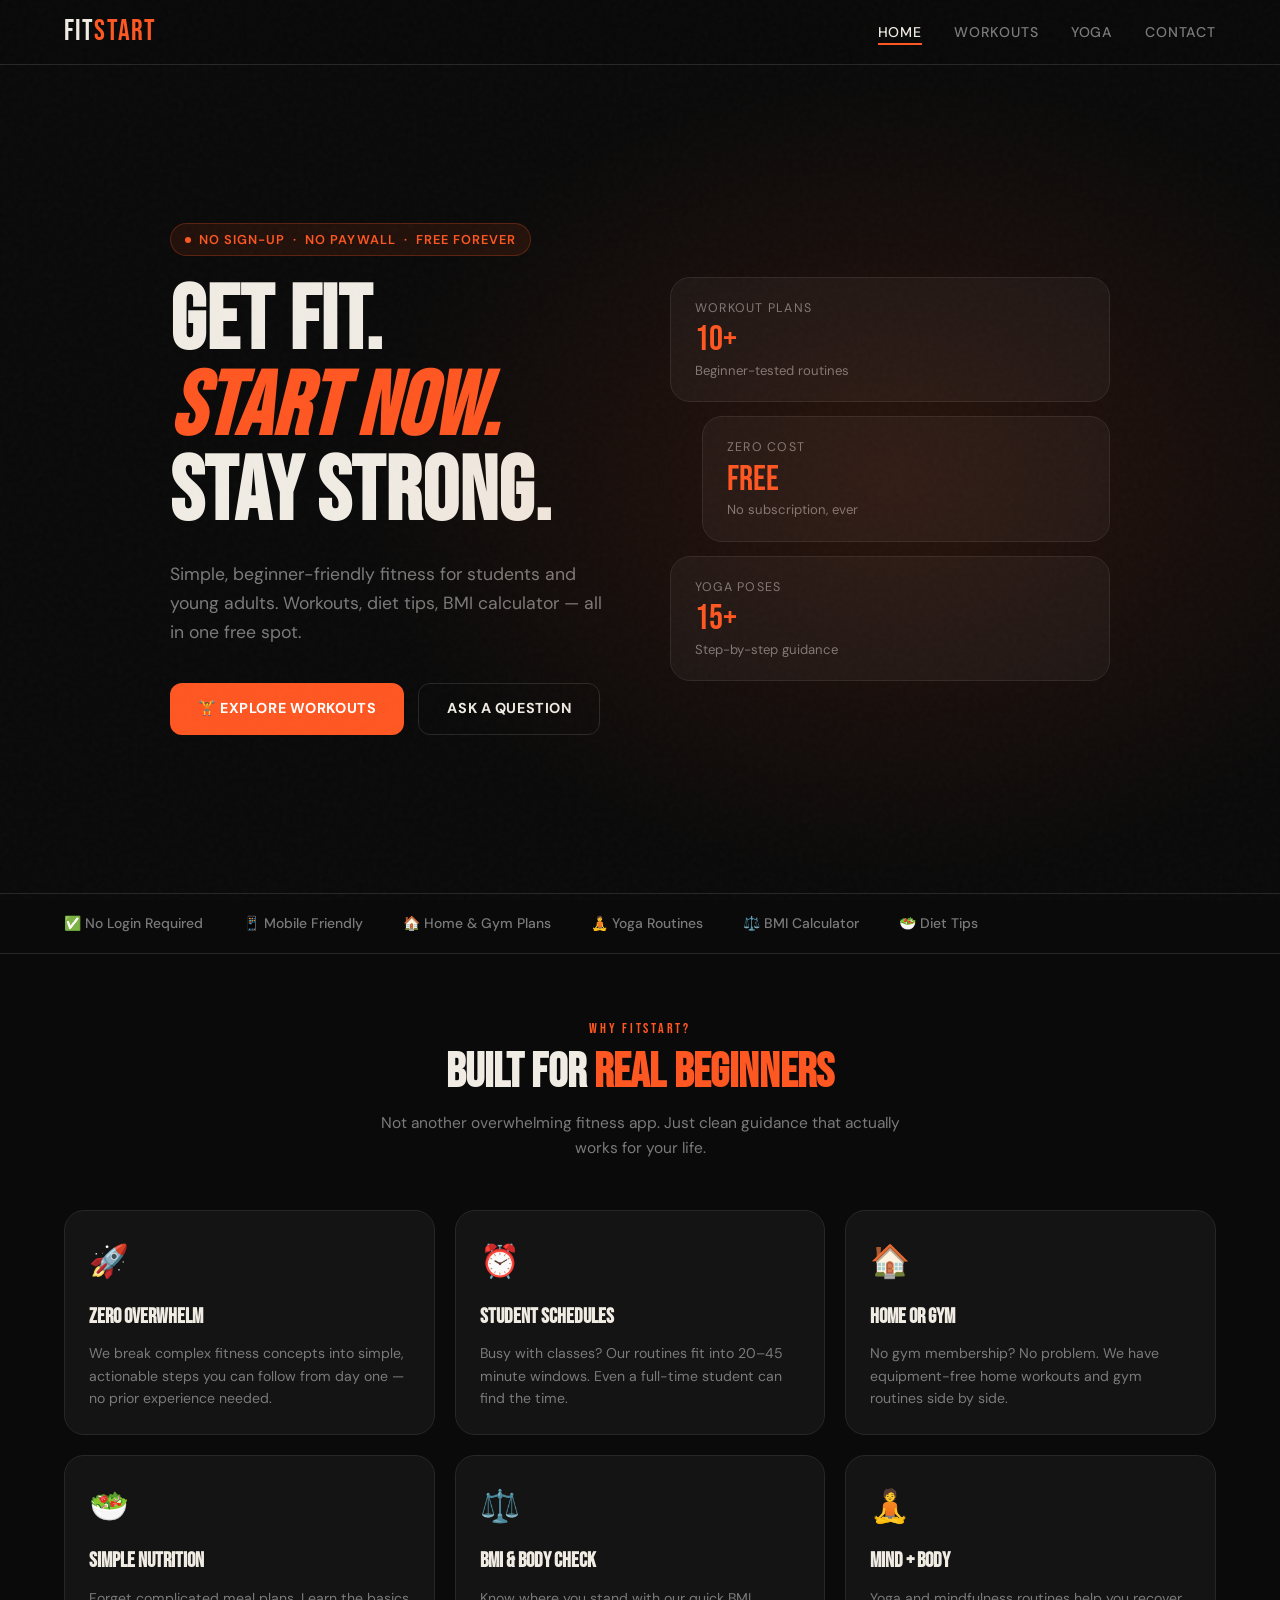
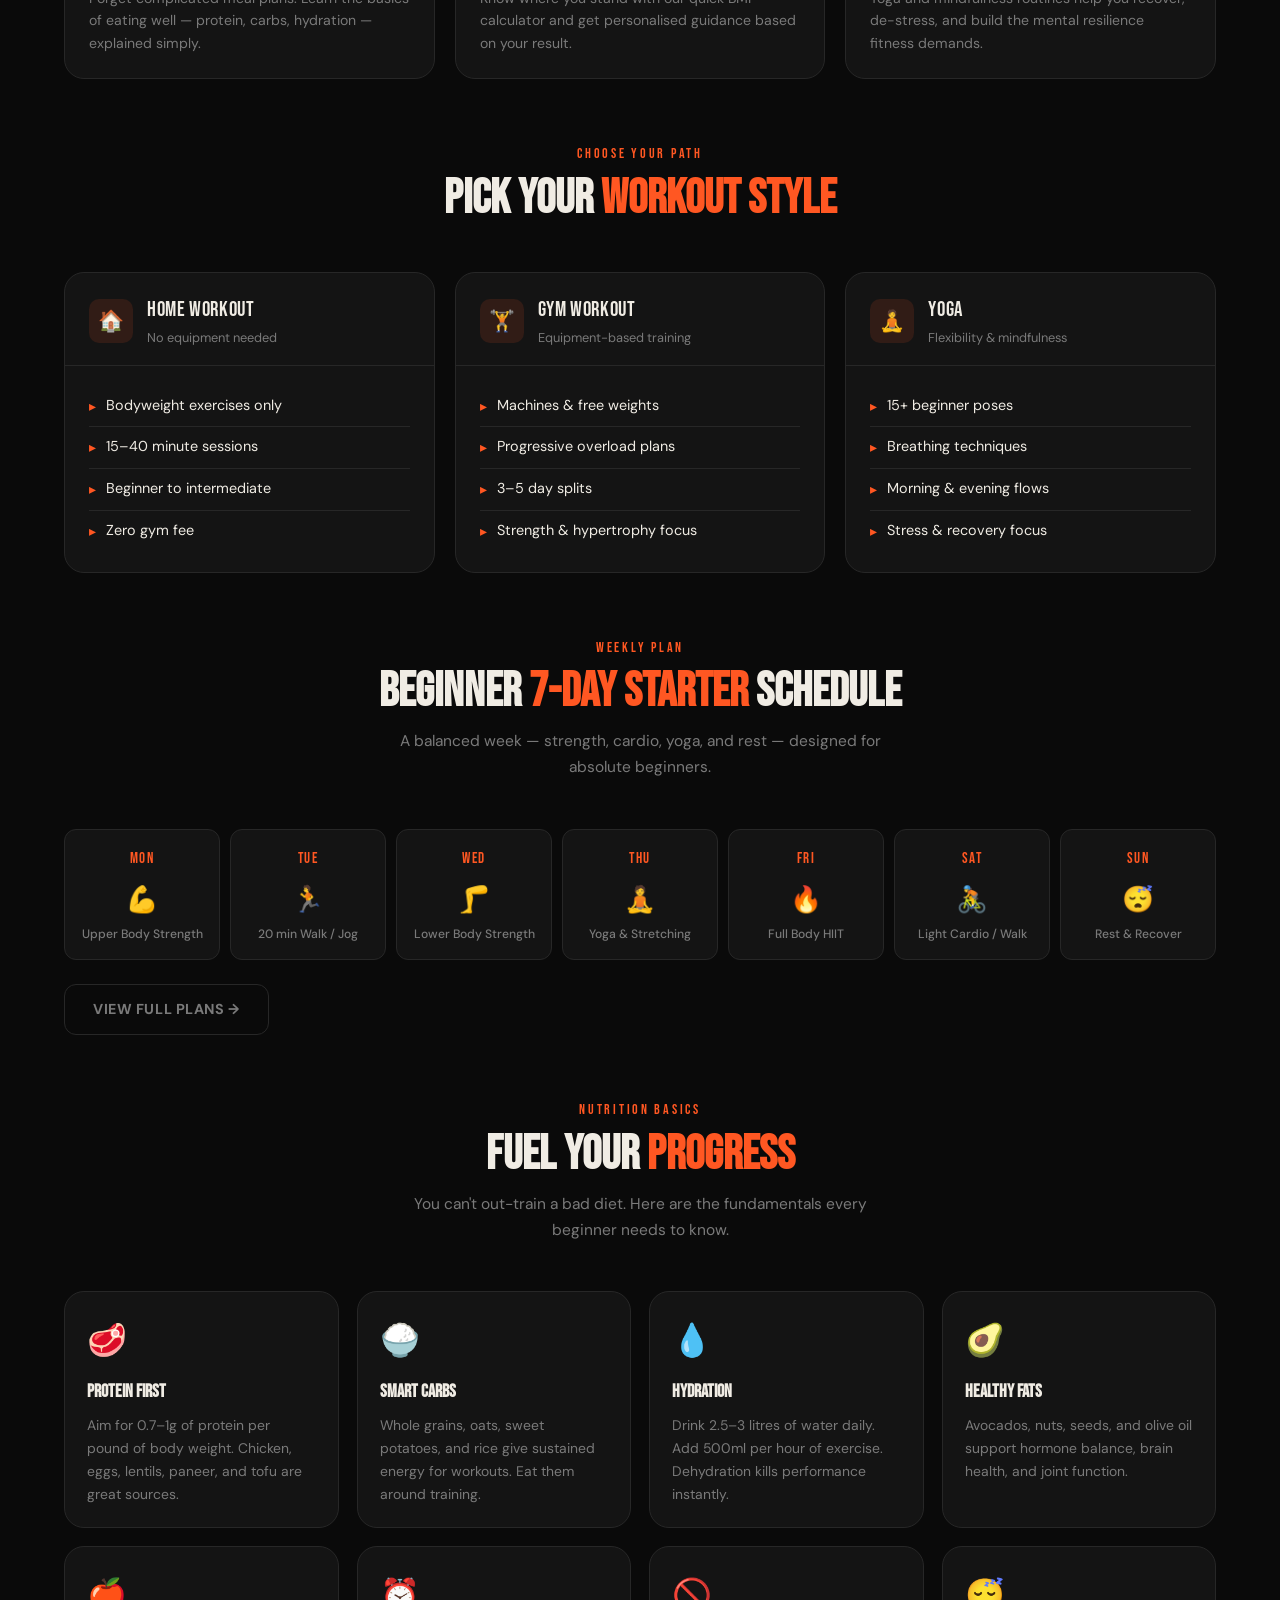
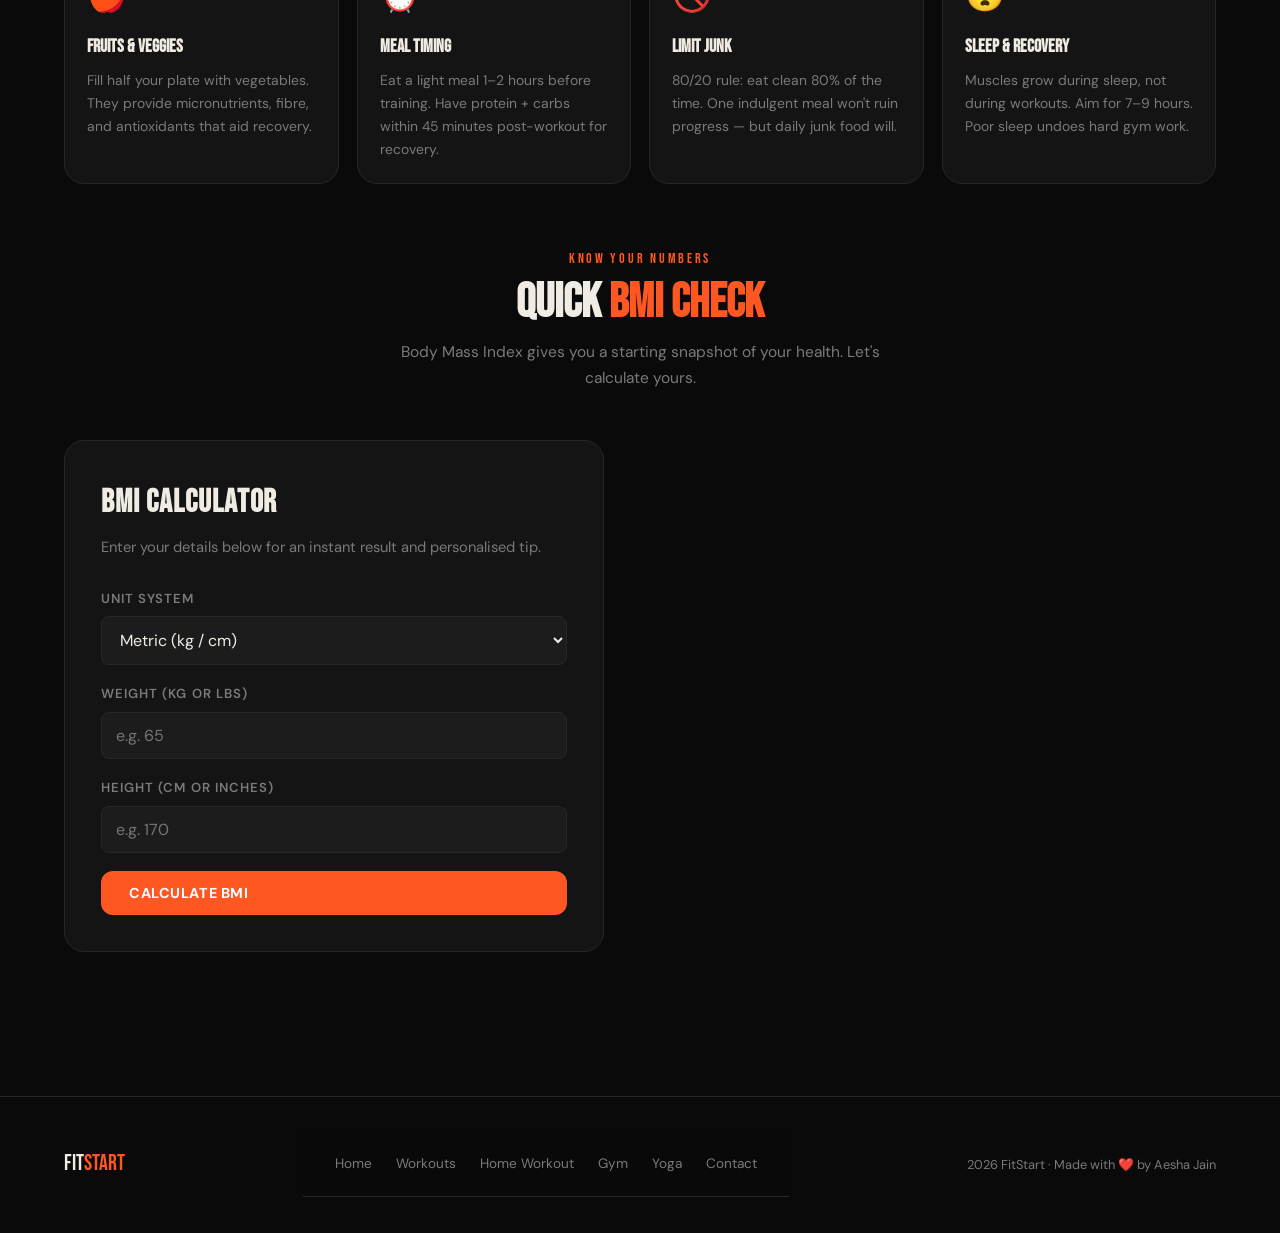
<file: index.html>
<!DOCTYPE html>
<html lang="en">
<head>
  <meta charset="UTF-8" />
  <meta name="viewport" content="width=device-width, initial-scale=1.0" />
  <title>FitStart — Your Beginner-Friendly Fitness Companion</title>
  <link rel="stylesheet" href="style.css" />
</head>
<body>
<nav class="nav">
  <div class="container">
    <div class="nav__inner">
      <a class="nav__logo" href="index.html">Fit<span>Start</span></a>
      <ul class="nav__links">
        <li><a href="index.html" class="active">Home</a></li>
        <li><a href="workouts.html">Workouts</a></li>
        <li><a href="yoga.html">Yoga</a></li>
        <li><a href="contact.html">Contact</a></li>
      </ul>
      <button class="nav__burger" aria-label="Toggle menu" aria-expanded="false">
        <span></span><span></span><span></span>
      </button>
    </div>
  </div>
</nav>

<section class="hero">
  <div class="container">
    <div class="hero__grid">
      <div class="hero__content">
        <div class="hero__eyebrow"><span></span> No Sign-Up &nbsp;·&nbsp; No Paywall &nbsp;·&nbsp; Free Forever</div>
        <h1>
          Get Fit.
          <em class="accent">Start Now.</em>
          Stay Strong.
        </h1>
        <p>Simple, beginner-friendly fitness for students and young adults. Workouts, diet tips, BMI calculator — all in one free spot.</p>
        <div class="hero__ctas">
          <a href="workouts.html" class="btn btn-primary">🏋️ Explore Workouts</a>
          <a href="contact.html" class="btn btn-outline">Ask a Question</a>
        </div>
      </div>
      <div class="hero__visual">
        <div class="hero__stat-card">
          <div class="label">Workout Plans</div>
          <div class="value">10+</div>
          <div class="sub">Beginner-tested routines</div>
        </div>
        <div class="hero__stat-card">
          <div class="label">Zero Cost</div>
          <div class="value">FREE</div>
          <div class="sub">No subscription, ever</div>
        </div>
        <div class="hero__stat-card">
          <div class="label">Yoga Poses</div>
          <div class="value">15+</div>
          <div class="sub">Step-by-step guidance</div>
        </div>
      </div>
    </div>
  </div>
</section>

<div class="features-strip">
  <div class="container">
    <div class="features-strip__inner">
      <div class="feature-item">✅ No Login Required</div>
      <div class="feature-item">📱 Mobile Friendly</div>
      <div class="feature-item">🏠 Home &amp; Gym Plans</div>
      <div class="feature-item">🧘 Yoga Routines</div>
      <div class="feature-item">⚖️ BMI Calculator</div>
      <div class="feature-item">🥗 Diet Tips</div>
    </div>
  </div>
</div>

<section class="section">
  <div class="container">
    <div class="section-heading">
      <span class="section-label">Why FitStart?</span>
      <h2>Built For <span>Real Beginners</span></h2>
      <p>Not another overwhelming fitness app. Just clean guidance that actually works for your life.</p>
    </div>
    <div class="grid-3">
      <div class="card">
        <span class="card__icon">🚀</span>
        <h3>Zero Overwhelm</h3>
        <p>We break complex fitness concepts into simple, actionable steps you can follow from day one — no prior experience needed.</p>
      </div>
      <div class="card">
        <span class="card__icon">⏰</span>
        <h3>Student Schedules</h3>
        <p>Busy with classes? Our routines fit into 20–45 minute windows. Even a full-time student can find the time.</p>
      </div>
      <div class="card">
        <span class="card__icon">🏠</span>
        <h3>Home or Gym</h3>
        <p>No gym membership? No problem. We have equipment-free home workouts and gym routines side by side.</p>
      </div>
      <div class="card">
        <span class="card__icon">🥗</span>
        <h3>Simple Nutrition</h3>
        <p>Forget complicated meal plans. Learn the basics of eating well — protein, carbs, hydration — explained simply.</p>
      </div>
      <div class="card">
        <span class="card__icon">⚖️</span>
        <h3>BMI & Body Check</h3>
        <p>Know where you stand with our quick BMI calculator and get personalised guidance based on your result.</p>
      </div>
      <div class="card">
        <span class="card__icon">🧘</span>
        <h3>Mind + Body</h3>
        <p>Yoga and mindfulness routines help you recover, de-stress, and build the mental resilience fitness demands.</p>
      </div>
    </div>
  </div>
</section>
<section class="section" style="padding-top:0">
  <div class="container">
    <div class="section-heading">
      <span class="section-label">Choose Your Path</span>
      <h2>Pick Your <span>Workout Style</span></h2>
    </div>
    <div class="grid-3">
      <a href="home-workout.html" class="plan-card">
        <div class="plan-card__header">
          <div class="plan-card__icon">🏠</div>
          <div>
            <div class="plan-card__title">Home Workout</div>
            <div class="plan-card__sub">No equipment needed</div>
          </div>
        </div>
        <div class="plan-card__body">
          <ul>
            <li>Bodyweight exercises only</li>
            <li>15–40 minute sessions</li>
            <li>Beginner to intermediate</li>
            <li>Zero gym fee</li>
          </ul>
        </div>
      </a>
      <a href="gym.html" class="plan-card">
        <div class="plan-card__header">
          <div class="plan-card__icon">🏋️</div>
          <div>
            <div class="plan-card__title">Gym Workout</div>
            <div class="plan-card__sub">Equipment-based training</div>
          </div>
        </div>
        <div class="plan-card__body">
          <ul>
            <li>Machines &amp; free weights</li>
            <li>Progressive overload plans</li>
            <li>3–5 day splits</li>
            <li>Strength &amp; hypertrophy focus</li>
          </ul>
        </div>
      </a>
      <a href="yoga.html" class="plan-card">
        <div class="plan-card__header">
          <div class="plan-card__icon">🧘</div>
          <div>
            <div class="plan-card__title">Yoga</div>
            <div class="plan-card__sub">Flexibility &amp; mindfulness</div>
          </div>
        </div>
        <div class="plan-card__body">
          <ul>
            <li>15+ beginner poses</li>
            <li>Breathing techniques</li>
            <li>Morning &amp; evening flows</li>
            <li>Stress &amp; recovery focus</li>
          </ul>
        </div>
      </a>
    </div>
  </div>
</section>

<section class="section" style="padding-top:0">
  <div class="container">
    <div class="section-heading">
      <span class="section-label">Weekly Plan</span>
      <h2>Beginner <span>7-Day Starter</span> Schedule</h2>
      <p>A balanced week — strength, cardio, yoga, and rest — designed for absolute beginners.</p>
    </div>
    <div class="week-grid">
      <div class="day-card">
        <div class="day-card__day">Mon</div>
        <div class="day-card__emoji">💪</div>
        <div class="day-card__label">Upper Body Strength</div>
      </div>
      <div class="day-card">
        <div class="day-card__day">Tue</div>
        <div class="day-card__emoji">🏃</div>
        <div class="day-card__label">20 min Walk / Jog</div>
      </div>
      <div class="day-card">
        <div class="day-card__day">Wed</div>
        <div class="day-card__emoji">🦵</div>
        <div class="day-card__label">Lower Body Strength</div>
      </div>
      <div class="day-card">
        <div class="day-card__day">Thu</div>
        <div class="day-card__emoji">🧘</div>
        <div class="day-card__label">Yoga &amp; Stretching</div>
      </div>
      <div class="day-card">
        <div class="day-card__day">Fri</div>
        <div class="day-card__emoji">🔥</div>
        <div class="day-card__label">Full Body HIIT</div>
      </div>
      <div class="day-card">
        <div class="day-card__day">Sat</div>
        <div class="day-card__emoji">🚴</div>
        <div class="day-card__label">Light Cardio / Walk</div>
      </div>
      <div class="day-card rest">
        <div class="day-card__day">Sun</div>
        <div class="day-card__emoji">😴</div>
        <div class="day-card__label">Rest &amp; Recover</div>
      </div>
    </div>
    <div style="margin-top:24px">
      <a href="workouts.html" class="btn btn-ghost">View Full Plans →</a>
    </div>
  </div>
</section>
<section class="section" style="padding-top:0">
  <div class="container">
    <div class="section-heading">
      <span class="section-label">Nutrition Basics</span>
      <h2>Fuel Your <span>Progress</span></h2>
      <p>You can't out-train a bad diet. Here are the fundamentals every beginner needs to know.</p>
    </div>
    <div class="grid-4">
      <div class="diet-card">
        <span class="diet-card__icon">🥩</span>
        <h4>Protein First</h4>
        <p>Aim for 0.7–1g of protein per pound of body weight. Chicken, eggs, lentils, paneer, and tofu are great sources.</p>
      </div>
      <div class="diet-card">
        <span class="diet-card__icon">🍚</span>
        <h4>Smart Carbs</h4>
        <p>Whole grains, oats, sweet potatoes, and rice give sustained energy for workouts. Eat them around training.</p>
      </div>
      <div class="diet-card">
        <span class="diet-card__icon">💧</span>
        <h4>Hydration</h4>
        <p>Drink 2.5–3 litres of water daily. Add 500ml per hour of exercise. Dehydration kills performance instantly.</p>
      </div>
      <div class="diet-card">
        <span class="diet-card__icon">🥑</span>
        <h4>Healthy Fats</h4>
        <p>Avocados, nuts, seeds, and olive oil support hormone balance, brain health, and joint function.</p>
      </div>
      <div class="diet-card">
        <span class="diet-card__icon">🍎</span>
        <h4>Fruits &amp; Veggies</h4>
        <p>Fill half your plate with vegetables. They provide micronutrients, fibre, and antioxidants that aid recovery.</p>
      </div>
      <div class="diet-card">
        <span class="diet-card__icon">⏰</span>
        <h4>Meal Timing</h4>
        <p>Eat a light meal 1–2 hours before training. Have protein + carbs within 45 minutes post-workout for recovery.</p>
      </div>
      <div class="diet-card">
        <span class="diet-card__icon">🚫</span>
        <h4>Limit Junk</h4>
        <p>80/20 rule: eat clean 80% of the time. One indulgent meal won't ruin progress — but daily junk food will.</p>
      </div>
      <div class="diet-card">
        <span class="diet-card__icon">😴</span>
        <h4>Sleep &amp; Recovery</h4>
        <p>Muscles grow during sleep, not during workouts. Aim for 7–9 hours. Poor sleep undoes hard gym work.</p>
      </div>
    </div>
  </div>
</section>

<section class="section" style="padding-top:0">
  <div class="container">
    <div class="section-heading">
      <span class="section-label">Know Your Numbers</span>
      <h2>Quick <span>BMI Check</span></h2>
      <p>Body Mass Index gives you a starting snapshot of your health. Let's calculate yours.</p>
    </div>
    <div class="bmi-section">
      <h2>BMI Calculator</h2>
      <p>Enter your details below for an instant result and personalised tip.</p>
      <form id="bmiForm">
        <div class="form-row">
          <label for="bmiUnit">Unit System</label>
          <select id="bmiUnit">
            <option value="metric">Metric (kg / cm)</option>
            <option value="imperial">Imperial (lbs / inches)</option>
          </select>
        </div>
        <div class="form-row">
          <label for="bmiWeight">Weight (kg or lbs)</label>
          <input type="number" id="bmiWeight" placeholder="e.g. 65" min="1" step="0.1" />
        </div>
        <div class="form-row">
          <label for="bmiHeight">Height (cm or inches)</label>
          <input type="number" id="bmiHeight" placeholder="e.g. 170" min="1" step="0.1" />
        </div>
        <button type="submit" class="btn btn-primary" style="width:100%">Calculate BMI</button>
      </form>
      <div class="bmi-result" id="bmiResult">
        <div class="bmi-result__value">--</div>
        <div class="bmi-result__category">--</div>
        <div class="bmi-result__tip"></div>
      </div>
    </div>
  </div>
</section>
<footer class="footer">
  <div class="container">
    <div class="footer__inner">
      <div class="footer__logo">Fit<span>Start</span></div>
      <nav class="footer__links">
        <a href="index.html">Home</a>
        <a href="workouts.html">Workouts</a>
        <a href="home-workout.html">Home Workout</a>
        <a href="gym.html">Gym</a>
        <a href="yoga.html">Yoga</a>
        <a href="contact.html">Contact</a>
      </nav>
      <p class="footer__copy">2026 FitStart · Made with ❤️ by Aesha Jain</p>
    </div>
  </div>
</footer>

<script src="script.js"></script>
</body>
</html>
</file>
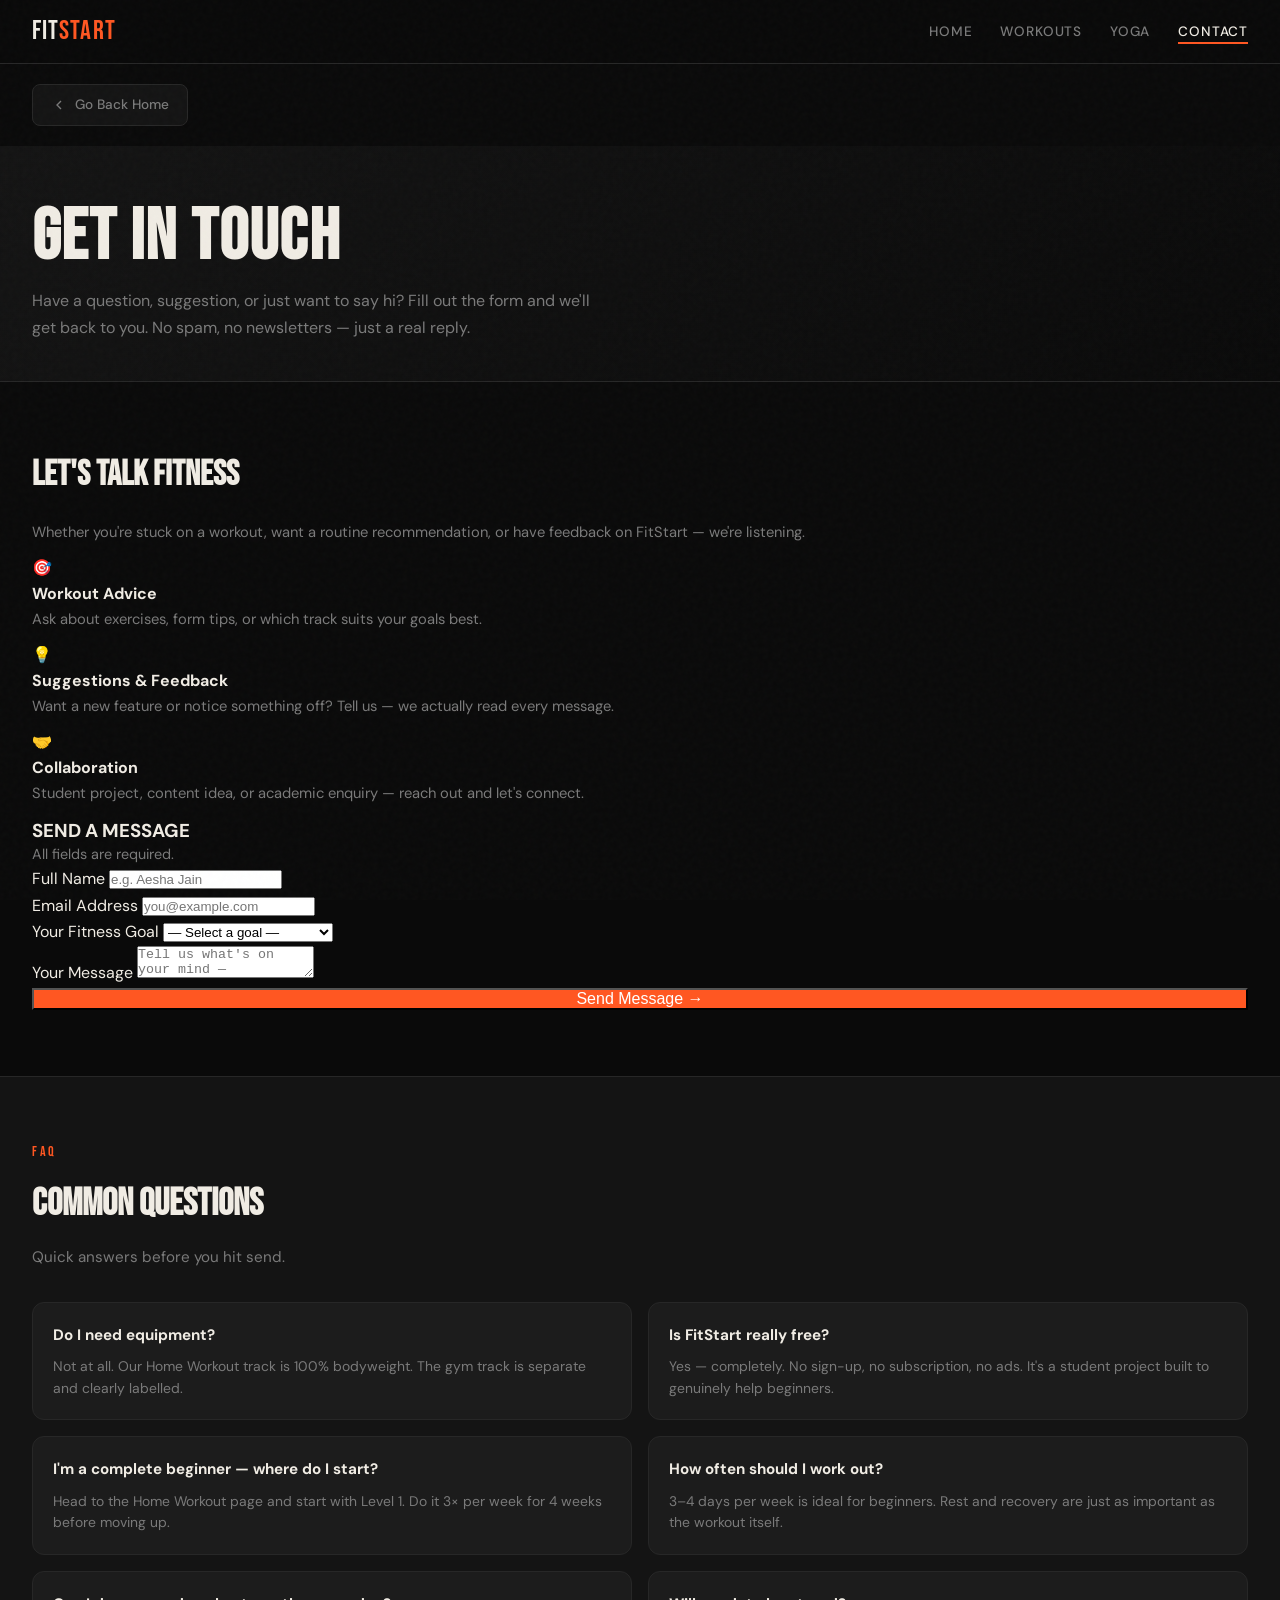
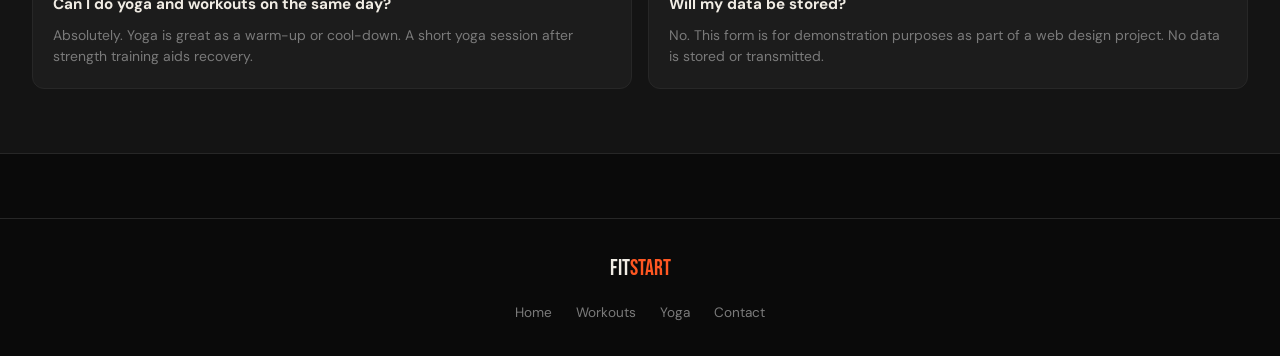
<file: contact.html>
<!DOCTYPE html>
<html lang="en">

<head>
    <meta charset="UTF-8" />
    <meta name="viewport" content="width=device-width, initial-scale=1.0" />
    <title>Contact — FitStart</title>
    <link rel="stylesheet" href="style.css" />
</head>

<body>

    <nav>
        <a href="index.html" class="nav-logo">Fit<span>Start</span></a>
        <ul class="nav-links">
            <li><a href="index.html">Home</a></li>
            <li><a href="workouts.html">Workouts</a></li>
            <li><a href="yoga.html">Yoga</a></li>
            <li><a href="contact.html" class="active">Contact</a></li>
        </ul>
        <button class="nav-toggle" aria-label="Toggle navigation">
            <span class="bar"></span><span class="bar"></span><span class="bar"></span>
        </button>
    </nav>

    <a href="index.html" class="back-btn">
        <svg viewBox="0 0 24 24" fill="none" stroke="currentColor" stroke-width="2">
            <polyline points="15 18 9 12 15 6" />
        </svg>
        Go Back Home
    </a>

    <section class="page-hero">
        <h1> GET IN TOUCH</h1>
        <p>Have a question, suggestion, or just want to say hi? Fill out the form and we'll get back to you. No spam, no
            newsletters — just a real reply.</p>
    </section>

    <section class="section">
        <div class="contact-wrap">

            <div class="contact-info">
                <h2>LET'S TALK FITNESS</h2>
                <p>Whether you're stuck on a workout, want a routine recommendation, or have feedback on FitStart —
                    we're listening.</p>

                <div class="contact-card">
                    <span class="icon">🎯</span>
                    <div>
                        <h4>Workout Advice</h4>
                        <p>Ask about exercises, form tips, or which track suits your goals best.</p>
                    </div>
                </div>
                <div class="contact-card">
                    <span class="icon">💡</span>
                    <div>
                        <h4>Suggestions & Feedback</h4>
                        <p>Want a new feature or notice something off? Tell us — we actually read every message.</p>
                    </div>
                </div>
                <div class="contact-card">
                    <span class="icon">🤝</span>
                    <div>
                        <h4>Collaboration</h4>
                        <p>Student project, content idea, or academic enquiry — reach out and let's connect.</p>
                    </div>
                </div>


            </div>

            <div>
                <form class="contact-form" id="contactForm" onsubmit="validateContact(event)" novalidate>
                    <h3>SEND A MESSAGE</h3>
                    <p style="color:var(--muted);font-size:.9rem;margin-top:-4px;">All fields are required.</p>

                    <div class="field-row">
                        <div class="form-group">
                            <label for="cName">Full Name</label>
                            <input type="text" id="cName" placeholder="e.g. Aesha Jain" autocomplete="name" />
                            <span class="error-msg" id="errName"></span>
                        </div>
                        <div class="form-group">
                            <label for="cEmail">Email Address</label>
                            <input type="email" id="cEmail" placeholder="you@example.com" autocomplete="email" />
                            <span class="error-msg" id="errEmail"></span>
                        </div>
                    </div>

                    <div class="form-group">
                        <label for="cGoal">Your Fitness Goal</label>
                        <select id="cGoal">
                            <option value="">— Select a goal —</option>
                            <option value="lose-weight">Lose Weight</option>
                            <option value="build-muscle">Build Muscle</option>
                            <option value="improve-fitness">Improve General Fitness</option>
                            <option value="flexibility">Improve Flexibility / Yoga</option>
                            <option value="just-start">Just Getting Started</option>
                            <option value="other">Other / Just a Question</option>
                        </select>
                        <span class="error-msg" id="errGoal"></span>
                    </div>

                    <div class="form-group">
                        <label for="cMessage">Your Message</label>
                        <textarea id="cMessage"
                            placeholder="Tell us what's on your mind — questions, feedback, anything..."></textarea>
                        <span class="error-msg" id="errMessage"></span>
                    </div>

                    <button type="submit" class="btn-primary" style="width:100%;justify-content:center;font-size:1rem;">
                        Send Message →
                    </button>
                </form>

                <div class="form-success" id="formSuccess">
                    <div style="font-size:2.5rem;margin-bottom:12px;">🎉</div>
                    <strong>Message sent!</strong>
                    <p
                        style="font-size:.9rem;color:var(--muted);margin-top:8px;font-family:var(--font-body);font-weight:400;letter-spacing:0;">
                        Thanks for reaching out. We'll get back to you soon. In the meantime, go crush a workout!
                    </p>
                    <a href="workouts.html" class="btn-primary" style="display:inline-flex;margin-top:20px;">Browse
                        Workouts →</a>
                </div>
            </div>

        </div>
    </section>

    <section class="section section-alt">
        <p class="section-label">FAQ</p>
        <h2 class="section-title">Common Questions</h2>
        <p class="section-sub">Quick answers before you hit send.</p>

        <div class="tips-grid">
            <div class="tip-card">
                <h4>Do I need equipment?</h4>
                <p>Not at all. Our Home Workout track is 100% bodyweight. The gym track is separate and clearly
                    labelled.</p>
            </div>
            <div class="tip-card">
                <h4>Is FitStart really free?</h4>
                <p>Yes — completely. No sign-up, no subscription, no ads. It's a student project built to genuinely help
                    beginners.</p>
            </div>
            <div class="tip-card">
                <h4>I'm a complete beginner — where do I start?</h4>
                <p>Head to the Home Workout page and start with Level 1. Do it 3× per week for 4 weeks before moving up.
                </p>
            </div>
            <div class="tip-card">
                <h4>How often should I work out?</h4>
                <p>3–4 days per week is ideal for beginners. Rest and recovery are just as important as the workout
                    itself.</p>
            </div>
            <div class="tip-card">
                <h4>Can I do yoga and workouts on the same day?</h4>
                <p>Absolutely. Yoga is great as a warm-up or cool-down. A short yoga session after strength training
                    aids recovery.</p>
            </div>
            <div class="tip-card">
                <h4>Will my data be stored?</h4>
                <p>No. This form is for demonstration purposes as part of a web design project. No data is stored or
                    transmitted.</p>
            </div>
        </div>
    </section>

    <footer>
        <div class="footer-logo">Fit<span>Start</span></div>
        <div class="footer-links">
            <a href="index.html">Home</a>
            <a href="workouts.html">Workouts</a>
            <a href="yoga.html">Yoga</a>
            <a href="contact.html">Contact</a>
        </div>
    </footer>

    <script src="script.js"></script>
</body>

</html>
</file>
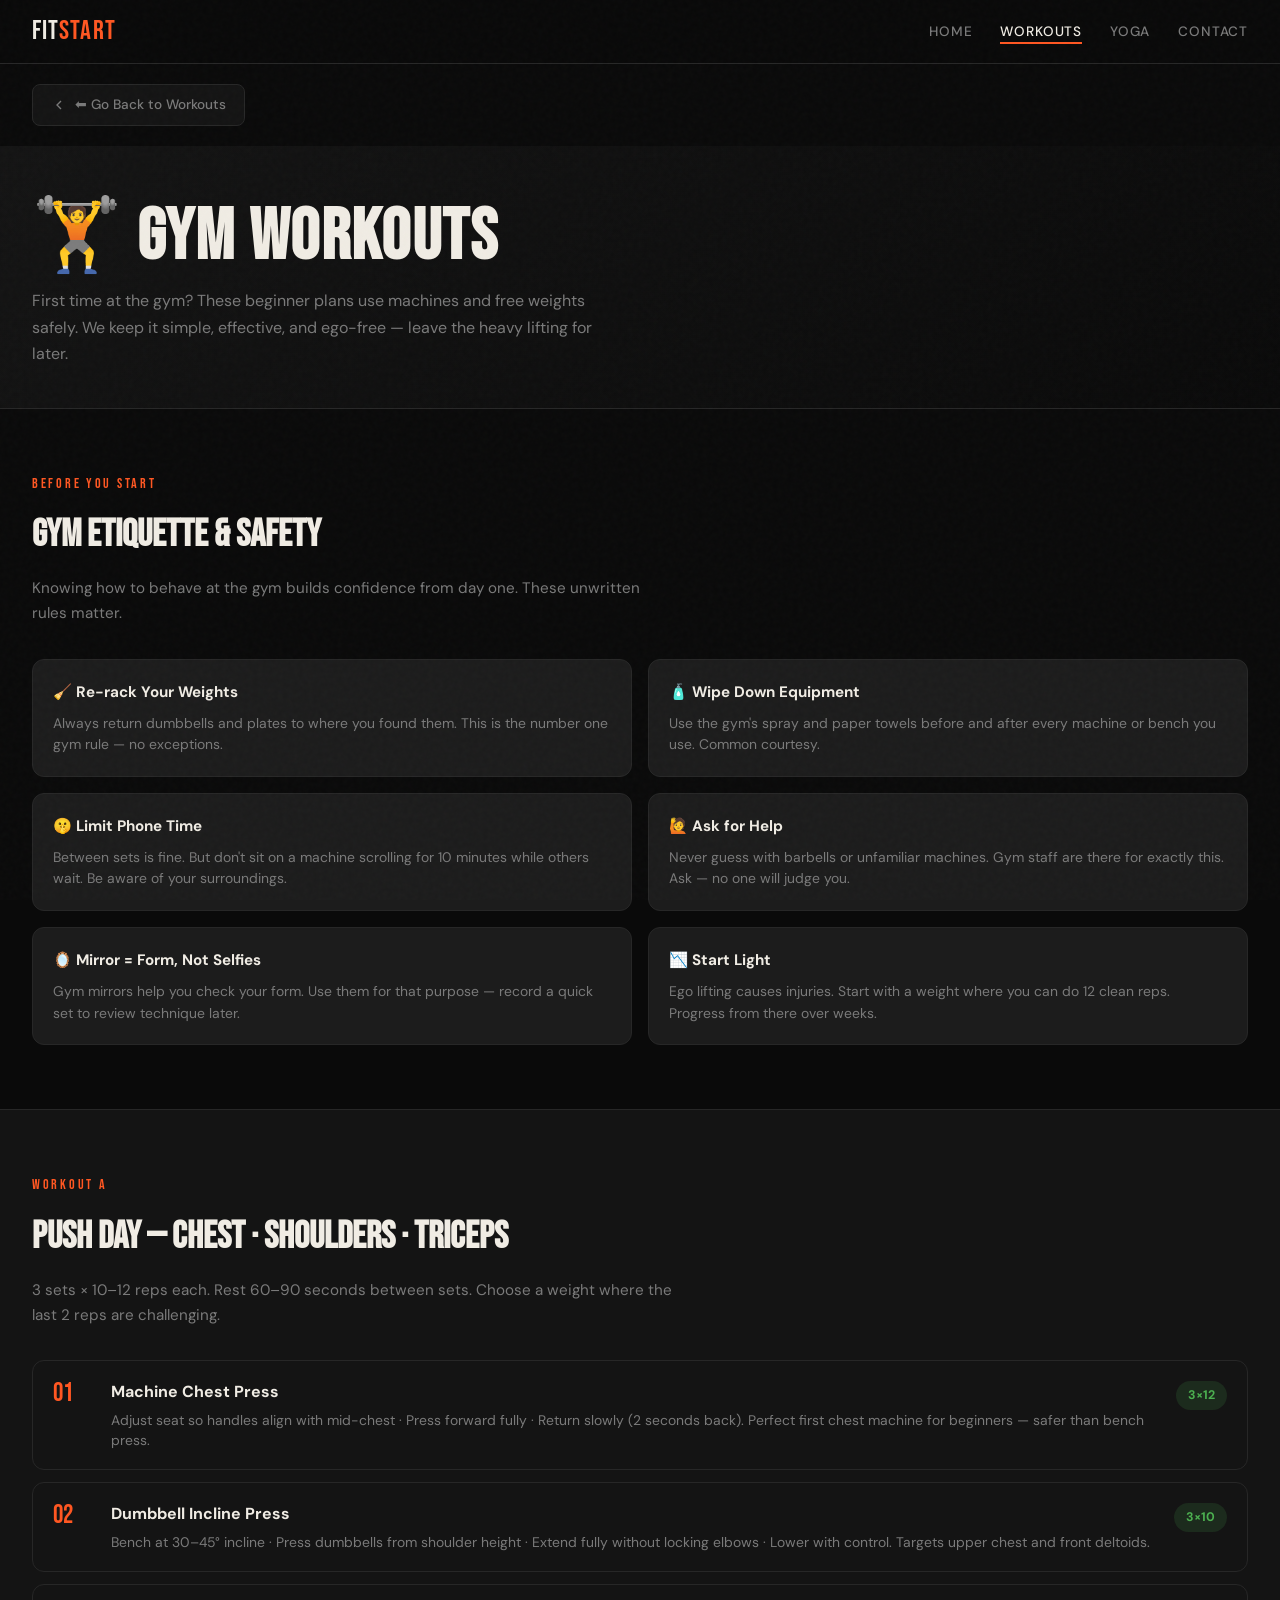
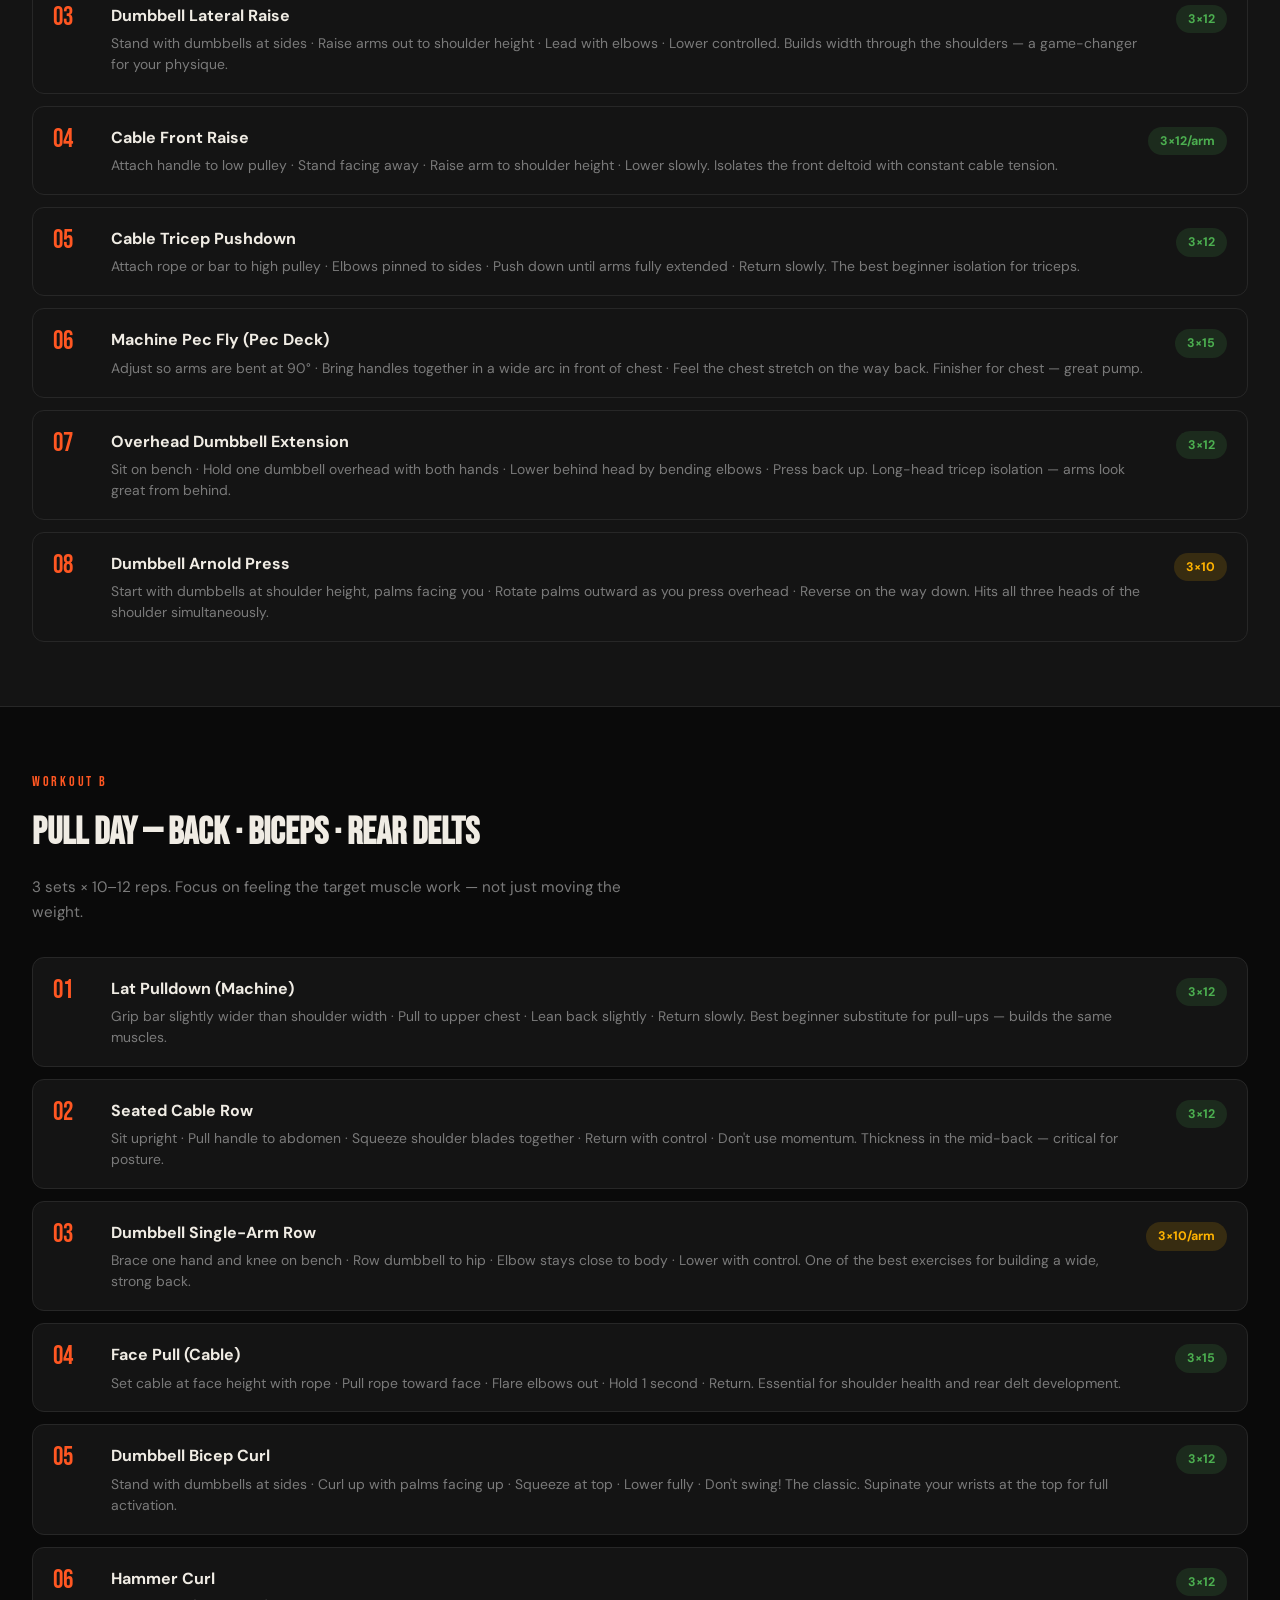
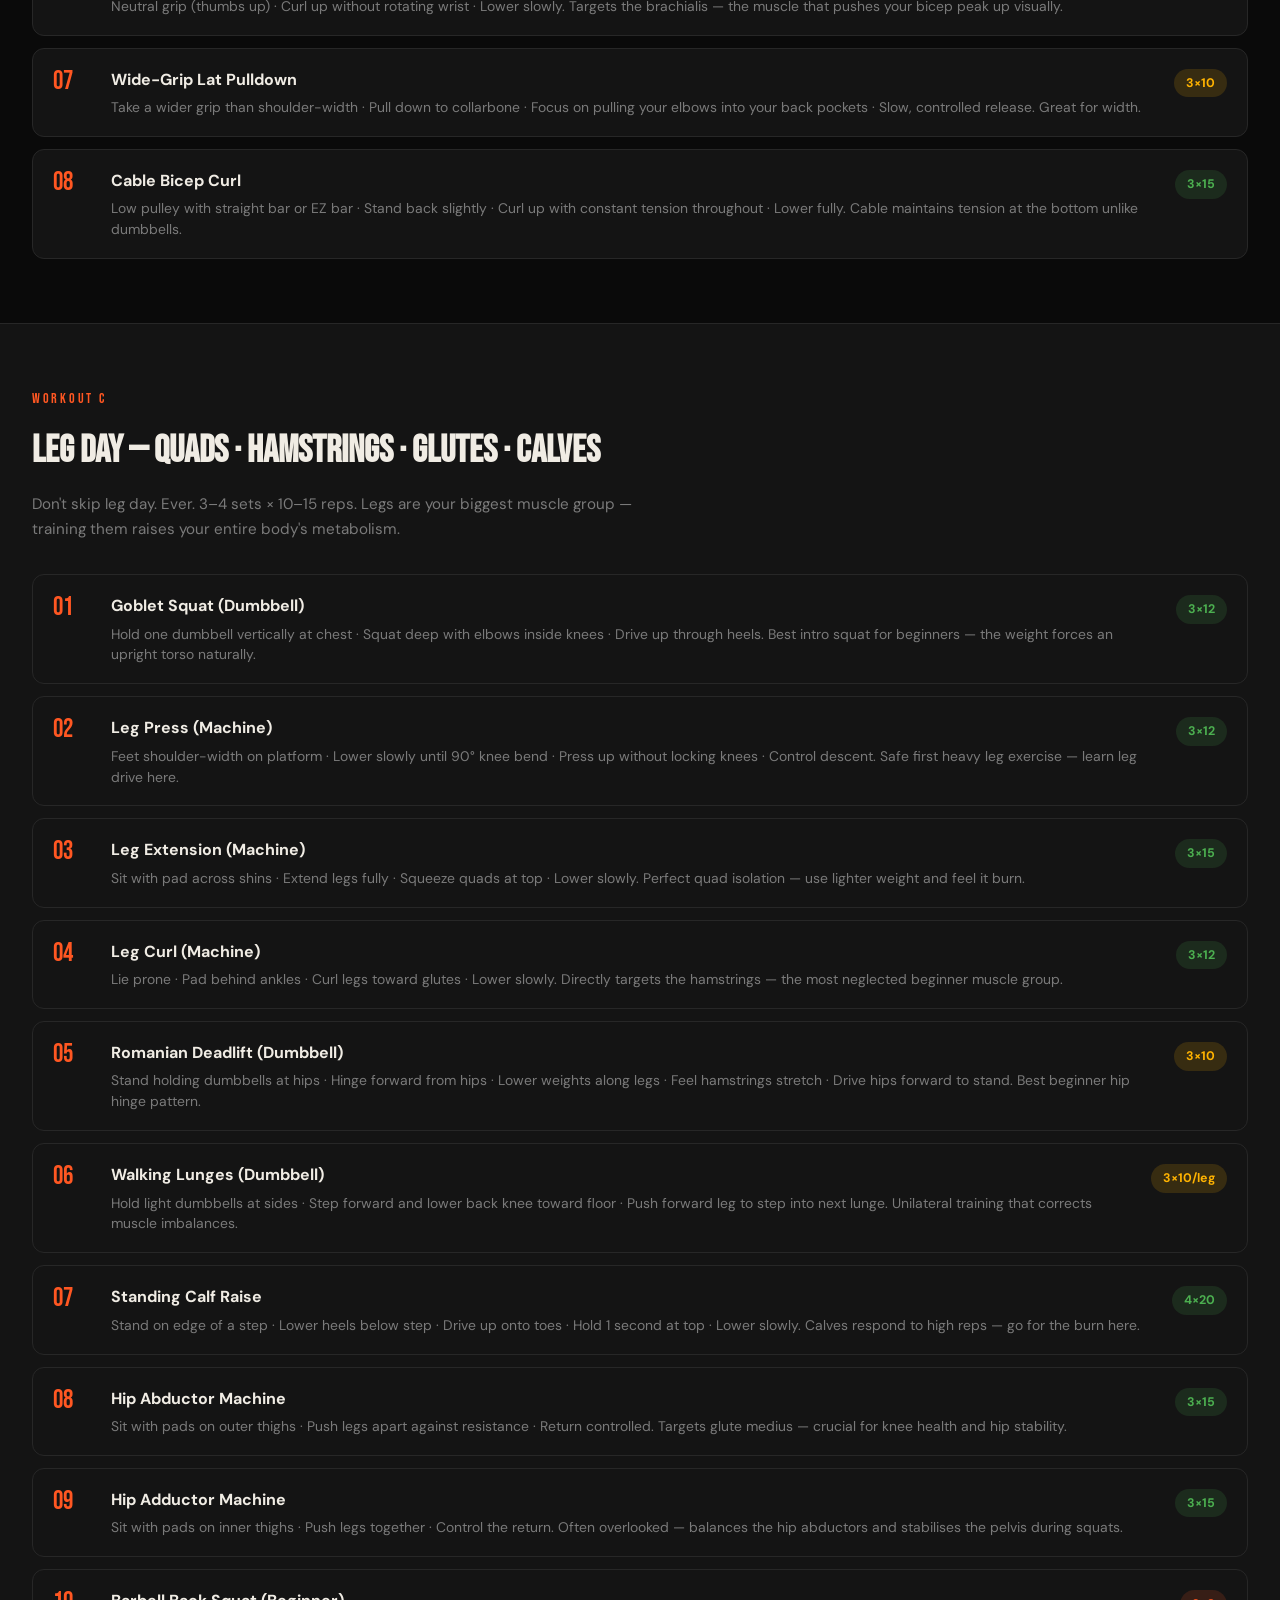
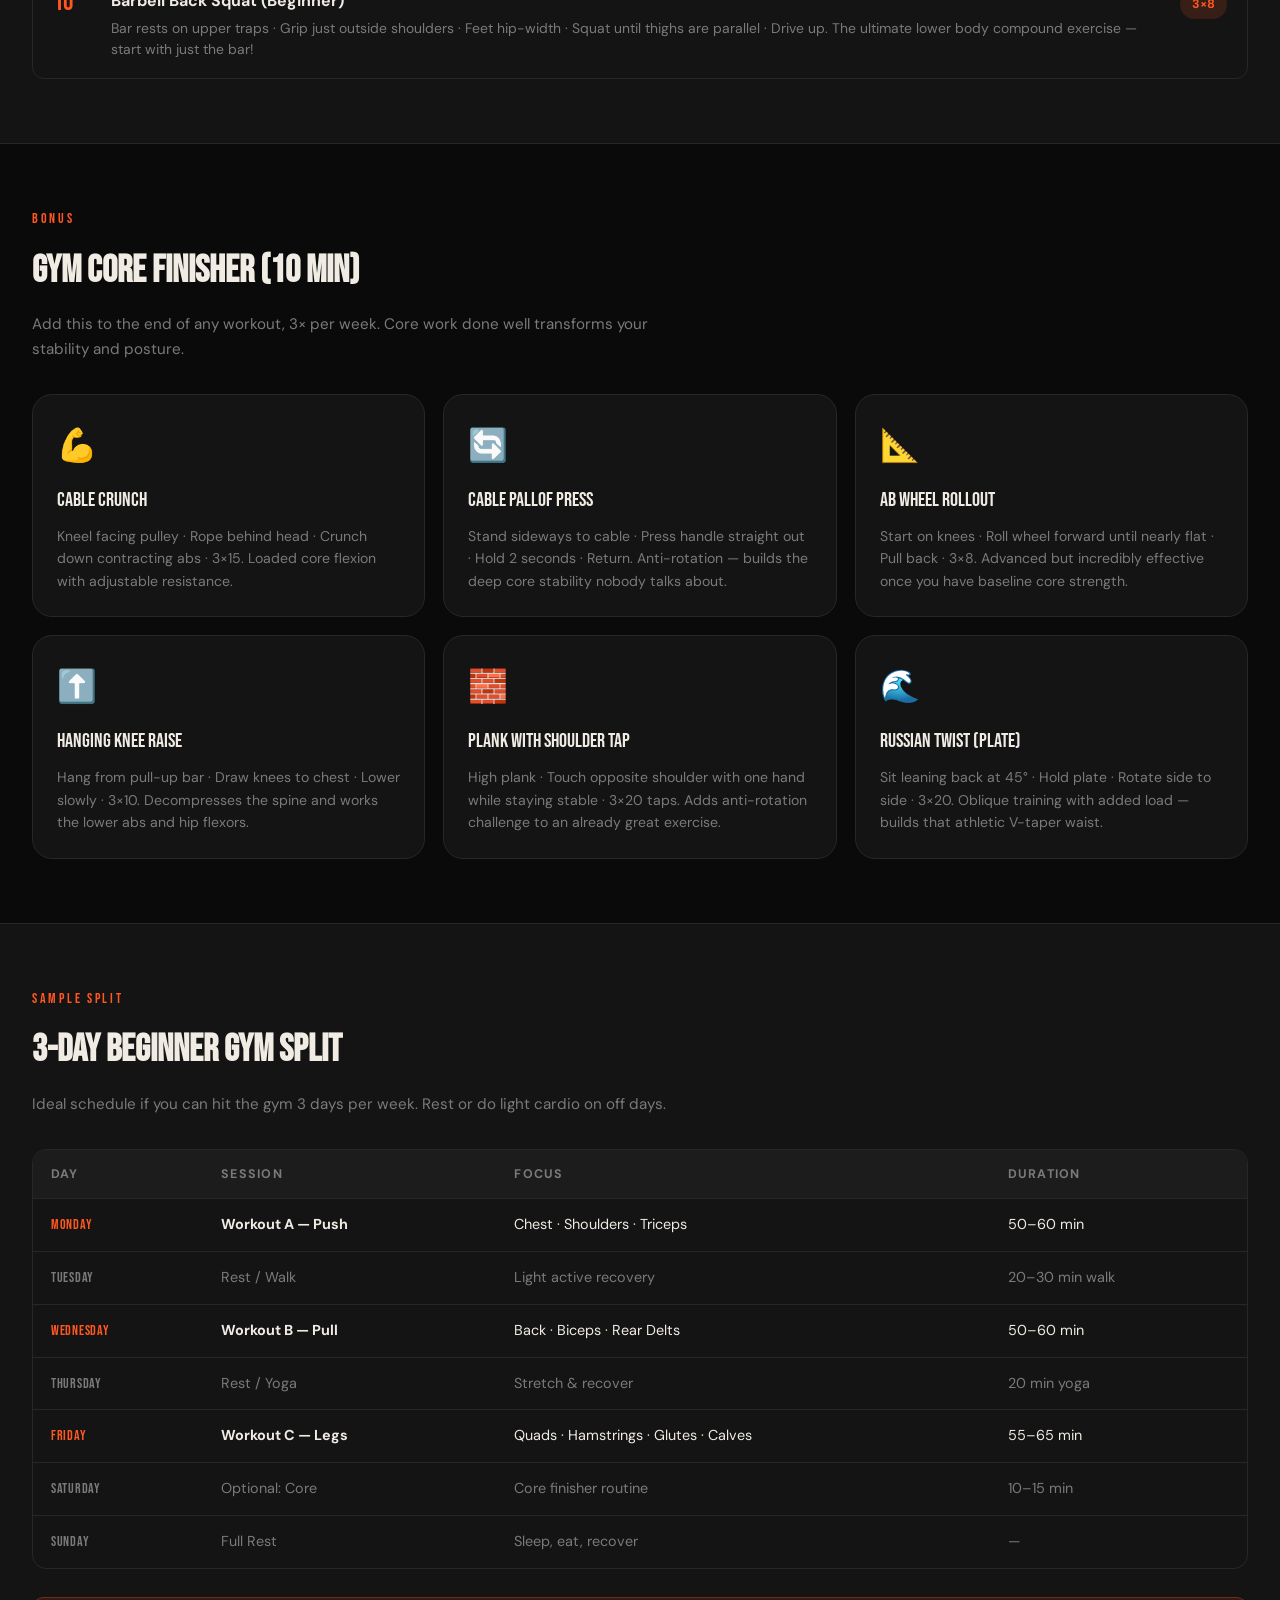
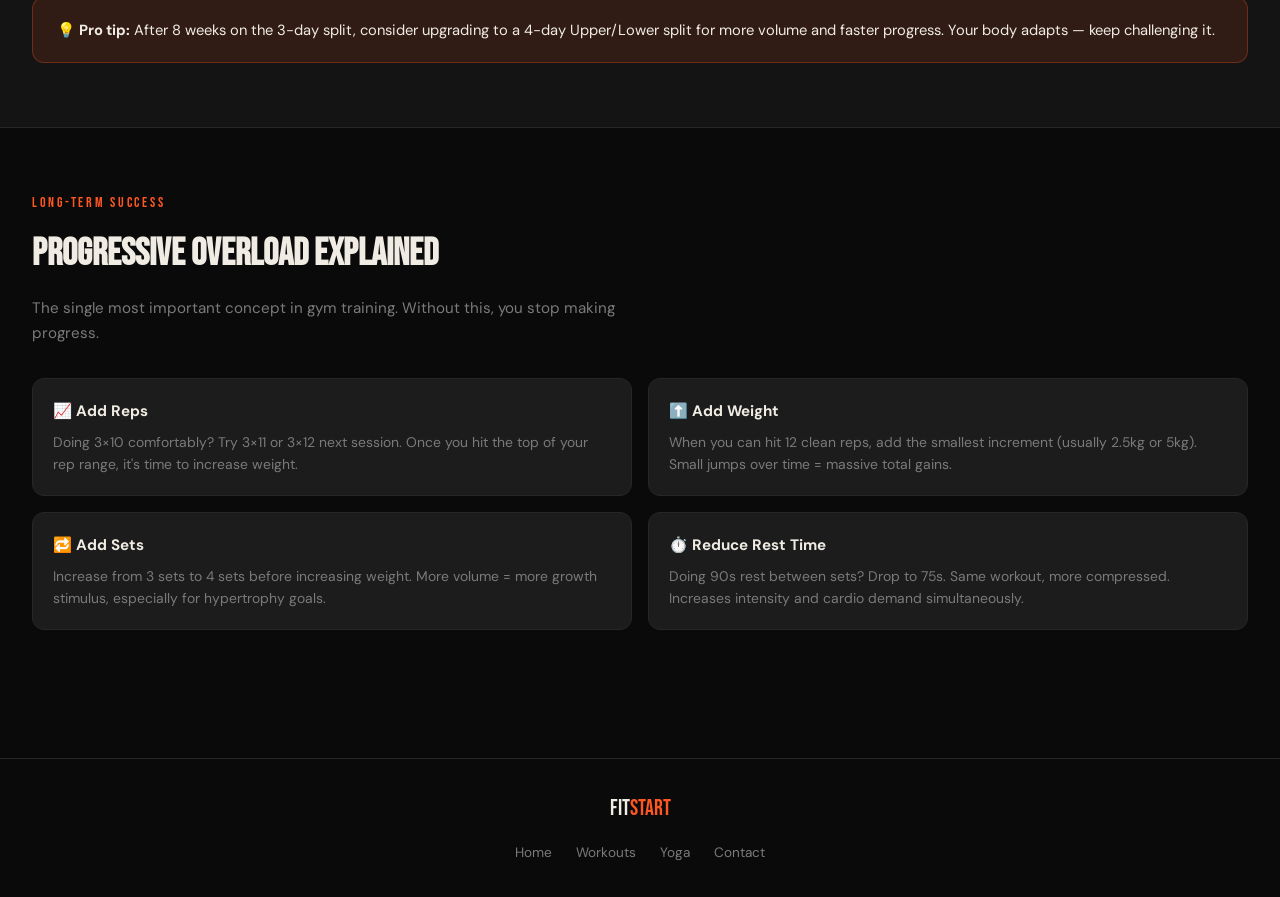
<file: gym.html>
<!DOCTYPE html>
<html lang="en">
<head>
  <meta charset="UTF-8" />
  <meta name="viewport" content="width=device-width, initial-scale=1.0" />
  <title>Gym Workouts — FitStart</title>
  <link rel="stylesheet" href="style.css" />
</head>
<body>

<nav>
  <a href="index.html" class="nav-logo">Fit<span>Start</span></a>
  <ul class="nav-links">
    <li><a href="index.html">Home</a></li>
    <li><a href="workouts.html" class="active">Workouts</a></li>
    <li><a href="yoga.html">Yoga</a></li>
    <li><a href="contact.html">Contact</a></li>
  </ul>
  <button class="nav-toggle" aria-label="Toggle navigation"><span class="bar"></span><span class="bar"></span><span class="bar"></span></button>
</nav>

<a href="workouts.html" class="back-btn">
  <svg viewBox="0 0 24 24" fill="none" stroke="currentColor" stroke-width="2"><polyline points="15 18 9 12 15 6"/></svg>
  ⬅ Go Back to Workouts
</a>

<section class="page-hero">
  <h1>🏋️ GYM WORKOUTS</h1>
  <p>First time at the gym? These beginner plans use machines and free weights safely. We keep it simple, effective, and ego-free — leave the heavy lifting for later.</p>
</section>

<section class="section">
  <p class="section-label">Before You Start</p>
  <h2 class="section-title">Gym Etiquette &amp; Safety</h2>
  <p class="section-sub">Knowing how to behave at the gym builds confidence from day one. These unwritten rules matter.</p>

  <div class="tips-grid">
    <div class="tip-card">
      <h4>🧹 Re-rack Your Weights</h4>
      <p>Always return dumbbells and plates to where you found them. This is the number one gym rule — no exceptions.</p>
    </div>
    <div class="tip-card">
      <h4>🧴 Wipe Down Equipment</h4>
      <p>Use the gym's spray and paper towels before and after every machine or bench you use. Common courtesy.</p>
    </div>
    <div class="tip-card">
      <h4>🤫 Limit Phone Time</h4>
      <p>Between sets is fine. But don't sit on a machine scrolling for 10 minutes while others wait. Be aware of your surroundings.</p>
    </div>
    <div class="tip-card">
      <h4>🙋 Ask for Help</h4>
      <p>Never guess with barbells or unfamiliar machines. Gym staff are there for exactly this. Ask — no one will judge you.</p>
    </div>
    <div class="tip-card">
      <h4>🪞 Mirror = Form, Not Selfies</h4>
      <p>Gym mirrors help you check your form. Use them for that purpose — record a quick set to review technique later.</p>
    </div>
    <div class="tip-card">
      <h4>📉 Start Light</h4>
      <p>Ego lifting causes injuries. Start with a weight where you can do 12 clean reps. Progress from there over weeks.</p>
    </div>
  </div>
</section>
<section class="section section-alt">
  <p class="section-label">Workout A</p>
  <h2 class="section-title">Push Day — Chest · Shoulders · Triceps</h2>
  <p class="section-sub">3 sets × 10–12 reps each. Rest 60–90 seconds between sets. Choose a weight where the last 2 reps are challenging.</p>

  <div class="exercise-list">
    <div class="exercise-item">
      <div class="ex-num">01</div>
      <div class="ex-info">
        <h4>Machine Chest Press</h4>
        <p>Adjust seat so handles align with mid-chest · Press forward fully · Return slowly (2 seconds back). Perfect first chest machine for beginners — safer than bench press.</p>
      </div>
      <span class="ex-badge badge-beginner">3×12</span>
    </div>
    <div class="exercise-item">
      <div class="ex-num">02</div>
      <div class="ex-info">
        <h4>Dumbbell Incline Press</h4>
        <p>Bench at 30–45° incline · Press dumbbells from shoulder height · Extend fully without locking elbows · Lower with control. Targets upper chest and front deltoids.</p>
      </div>
      <span class="ex-badge badge-beginner">3×10</span>
    </div>
    <div class="exercise-item">
      <div class="ex-num">03</div>
      <div class="ex-info">
        <h4>Dumbbell Lateral Raise</h4>
        <p>Stand with dumbbells at sides · Raise arms out to shoulder height · Lead with elbows · Lower controlled. Builds width through the shoulders — a game-changer for your physique.</p>
      </div>
      <span class="ex-badge badge-beginner">3×12</span>
    </div>
    <div class="exercise-item">
      <div class="ex-num">04</div>
      <div class="ex-info">
        <h4>Cable Front Raise</h4>
        <p>Attach handle to low pulley · Stand facing away · Raise arm to shoulder height · Lower slowly. Isolates the front deltoid with constant cable tension.</p>
      </div>
      <span class="ex-badge badge-beginner">3×12/arm</span>
    </div>
    <div class="exercise-item">
      <div class="ex-num">05</div>
      <div class="ex-info">
        <h4>Cable Tricep Pushdown</h4>
        <p>Attach rope or bar to high pulley · Elbows pinned to sides · Push down until arms fully extended · Return slowly. The best beginner isolation for triceps.</p>
      </div>
      <span class="ex-badge badge-beginner">3×12</span>
    </div>
    <div class="exercise-item">
      <div class="ex-num">06</div>
      <div class="ex-info">
        <h4>Machine Pec Fly (Pec Deck)</h4>
        <p>Adjust so arms are bent at 90° · Bring handles together in a wide arc in front of chest · Feel the chest stretch on the way back. Finisher for chest — great pump.</p>
      </div>
      <span class="ex-badge badge-beginner">3×15</span>
    </div>
    <div class="exercise-item">
      <div class="ex-num">07</div>
      <div class="ex-info">
        <h4>Overhead Dumbbell Extension</h4>
        <p>Sit on bench · Hold one dumbbell overhead with both hands · Lower behind head by bending elbows · Press back up. Long-head tricep isolation — arms look great from behind.</p>
      </div>
      <span class="ex-badge badge-beginner">3×12</span>
    </div>
    <div class="exercise-item">
      <div class="ex-num">08</div>
      <div class="ex-info">
        <h4>Dumbbell Arnold Press</h4>
        <p>Start with dumbbells at shoulder height, palms facing you · Rotate palms outward as you press overhead · Reverse on the way down. Hits all three heads of the shoulder simultaneously.</p>
      </div>
      <span class="ex-badge badge-intermediate">3×10</span>
    </div>
  </div>
</section>
<section class="section">
  <p class="section-label">Workout B</p>
  <h2 class="section-title">Pull Day — Back · Biceps · Rear Delts</h2>
  <p class="section-sub">3 sets × 10–12 reps. Focus on feeling the target muscle work — not just moving the weight.</p>

  <div class="exercise-list">
    <div class="exercise-item">
      <div class="ex-num">01</div>
      <div class="ex-info">
        <h4>Lat Pulldown (Machine)</h4>
        <p>Grip bar slightly wider than shoulder width · Pull to upper chest · Lean back slightly · Return slowly. Best beginner substitute for pull-ups — builds the same muscles.</p>
      </div>
      <span class="ex-badge badge-beginner">3×12</span>
    </div>
    <div class="exercise-item">
      <div class="ex-num">02</div>
      <div class="ex-info">
        <h4>Seated Cable Row</h4>
        <p>Sit upright · Pull handle to abdomen · Squeeze shoulder blades together · Return with control · Don't use momentum. Thickness in the mid-back — critical for posture.</p>
      </div>
      <span class="ex-badge badge-beginner">3×12</span>
    </div>
    <div class="exercise-item">
      <div class="ex-num">03</div>
      <div class="ex-info">
        <h4>Dumbbell Single-Arm Row</h4>
        <p>Brace one hand and knee on bench · Row dumbbell to hip · Elbow stays close to body · Lower with control. One of the best exercises for building a wide, strong back.</p>
      </div>
      <span class="ex-badge badge-intermediate">3×10/arm</span>
    </div>
    <div class="exercise-item">
      <div class="ex-num">04</div>
      <div class="ex-info">
        <h4>Face Pull (Cable)</h4>
        <p>Set cable at face height with rope · Pull rope toward face · Flare elbows out · Hold 1 second · Return. Essential for shoulder health and rear delt development.</p>
      </div>
      <span class="ex-badge badge-beginner">3×15</span>
    </div>
    <div class="exercise-item">
      <div class="ex-num">05</div>
      <div class="ex-info">
        <h4>Dumbbell Bicep Curl</h4>
        <p>Stand with dumbbells at sides · Curl up with palms facing up · Squeeze at top · Lower fully · Don't swing! The classic. Supinate your wrists at the top for full activation.</p>
      </div>
      <span class="ex-badge badge-beginner">3×12</span>
    </div>
    <div class="exercise-item">
      <div class="ex-num">06</div>
      <div class="ex-info">
        <h4>Hammer Curl</h4>
        <p>Neutral grip (thumbs up) · Curl up without rotating wrist · Lower slowly. Targets the brachialis — the muscle that pushes your bicep peak up visually.</p>
      </div>
      <span class="ex-badge badge-beginner">3×12</span>
    </div>
    <div class="exercise-item">
      <div class="ex-num">07</div>
      <div class="ex-info">
        <h4>Wide-Grip Lat Pulldown</h4>
        <p>Take a wider grip than shoulder-width · Pull down to collarbone · Focus on pulling your elbows into your back pockets · Slow, controlled release. Great for width.</p>
      </div>
      <span class="ex-badge badge-intermediate">3×10</span>
    </div>
    <div class="exercise-item">
      <div class="ex-num">08</div>
      <div class="ex-info">
        <h4>Cable Bicep Curl</h4>
        <p>Low pulley with straight bar or EZ bar · Stand back slightly · Curl up with constant tension throughout · Lower fully. Cable maintains tension at the bottom unlike dumbbells.</p>
      </div>
      <span class="ex-badge badge-beginner">3×15</span>
    </div>
  </div>
</section>
<section class="section section-alt">
  <p class="section-label">Workout C</p>
  <h2 class="section-title">Leg Day — Quads · Hamstrings · Glutes · Calves</h2>
  <p class="section-sub">Don't skip leg day. Ever. 3–4 sets × 10–15 reps. Legs are your biggest muscle group — training them raises your entire body's metabolism.</p>

  <div class="exercise-list">
    <div class="exercise-item">
      <div class="ex-num">01</div>
      <div class="ex-info">
        <h4>Goblet Squat (Dumbbell)</h4>
        <p>Hold one dumbbell vertically at chest · Squat deep with elbows inside knees · Drive up through heels. Best intro squat for beginners — the weight forces an upright torso naturally.</p>
      </div>
      <span class="ex-badge badge-beginner">3×12</span>
    </div>
    <div class="exercise-item">
      <div class="ex-num">02</div>
      <div class="ex-info">
        <h4>Leg Press (Machine)</h4>
        <p>Feet shoulder-width on platform · Lower slowly until 90° knee bend · Press up without locking knees · Control descent. Safe first heavy leg exercise — learn leg drive here.</p>
      </div>
      <span class="ex-badge badge-beginner">3×12</span>
    </div>
    <div class="exercise-item">
      <div class="ex-num">03</div>
      <div class="ex-info">
        <h4>Leg Extension (Machine)</h4>
        <p>Sit with pad across shins · Extend legs fully · Squeeze quads at top · Lower slowly. Perfect quad isolation — use lighter weight and feel it burn.</p>
      </div>
      <span class="ex-badge badge-beginner">3×15</span>
    </div>
    <div class="exercise-item">
      <div class="ex-num">04</div>
      <div class="ex-info">
        <h4>Leg Curl (Machine)</h4>
        <p>Lie prone · Pad behind ankles · Curl legs toward glutes · Lower slowly. Directly targets the hamstrings — the most neglected beginner muscle group.</p>
      </div>
      <span class="ex-badge badge-beginner">3×12</span>
    </div>
    <div class="exercise-item">
      <div class="ex-num">05</div>
      <div class="ex-info">
        <h4>Romanian Deadlift (Dumbbell)</h4>
        <p>Stand holding dumbbells at hips · Hinge forward from hips · Lower weights along legs · Feel hamstrings stretch · Drive hips forward to stand. Best beginner hip hinge pattern.</p>
      </div>
      <span class="ex-badge badge-intermediate">3×10</span>
    </div>
    <div class="exercise-item">
      <div class="ex-num">06</div>
      <div class="ex-info">
        <h4>Walking Lunges (Dumbbell)</h4>
        <p>Hold light dumbbells at sides · Step forward and lower back knee toward floor · Push forward leg to step into next lunge. Unilateral training that corrects muscle imbalances.</p>
      </div>
      <span class="ex-badge badge-intermediate">3×10/leg</span>
    </div>
    <div class="exercise-item">
      <div class="ex-num">07</div>
      <div class="ex-info">
        <h4>Standing Calf Raise</h4>
        <p>Stand on edge of a step · Lower heels below step · Drive up onto toes · Hold 1 second at top · Lower slowly. Calves respond to high reps — go for the burn here.</p>
      </div>
      <span class="ex-badge badge-beginner">4×20</span>
    </div>
    <div class="exercise-item">
      <div class="ex-num">08</div>
      <div class="ex-info">
        <h4>Hip Abductor Machine</h4>
        <p>Sit with pads on outer thighs · Push legs apart against resistance · Return controlled. Targets glute medius — crucial for knee health and hip stability.</p>
      </div>
      <span class="ex-badge badge-beginner">3×15</span>
    </div>
    <div class="exercise-item">
      <div class="ex-num">09</div>
      <div class="ex-info">
        <h4>Hip Adductor Machine</h4>
        <p>Sit with pads on inner thighs · Push legs together · Control the return. Often overlooked — balances the hip abductors and stabilises the pelvis during squats.</p>
      </div>
      <span class="ex-badge badge-beginner">3×15</span>
    </div>
    <div class="exercise-item">
      <div class="ex-num">10</div>
      <div class="ex-info">
        <h4>Barbell Back Squat (Beginner)</h4>
        <p>Bar rests on upper traps · Grip just outside shoulders · Feet hip-width · Squat until thighs are parallel · Drive up. The ultimate lower body compound exercise — start with just the bar!</p>
      </div>
      <span class="ex-badge badge-advanced">3×8</span>
    </div>
  </div>
</section>

<section class="section">
  <p class="section-label">Bonus</p>
  <h2 class="section-title">Gym Core Finisher (10 min)</h2>
  <p class="section-sub">Add this to the end of any workout, 3× per week. Core work done well transforms your stability and posture.</p>

  <div class="card-grid">
    <div class="card">
      <div class="card-icon">💪</div>
      <div class="card-title">Cable Crunch</div>
      <p class="card-body">Kneel facing pulley · Rope behind head · Crunch down contracting abs · 3×15. Loaded core flexion with adjustable resistance.</p>
    </div>
    <div class="card">
      <div class="card-icon">🔄</div>
      <div class="card-title">Cable Pallof Press</div>
      <p class="card-body">Stand sideways to cable · Press handle straight out · Hold 2 seconds · Return. Anti-rotation — builds the deep core stability nobody talks about.</p>
    </div>
    <div class="card">
      <div class="card-icon">📐</div>
      <div class="card-title">Ab Wheel Rollout</div>
      <p class="card-body">Start on knees · Roll wheel forward until nearly flat · Pull back · 3×8. Advanced but incredibly effective once you have baseline core strength.</p>
    </div>
    <div class="card">
      <div class="card-icon">⬆️</div>
      <div class="card-title">Hanging Knee Raise</div>
      <p class="card-body">Hang from pull-up bar · Draw knees to chest · Lower slowly · 3×10. Decompresses the spine and works the lower abs and hip flexors.</p>
    </div>
    <div class="card">
      <div class="card-icon">🧱</div>
      <div class="card-title">Plank with Shoulder Tap</div>
      <p class="card-body">High plank · Touch opposite shoulder with one hand while staying stable · 3×20 taps. Adds anti-rotation challenge to an already great exercise.</p>
    </div>
    <div class="card">
      <div class="card-icon">🌊</div>
      <div class="card-title">Russian Twist (Plate)</div>
      <p class="card-body">Sit leaning back at 45° · Hold plate · Rotate side to side · 3×20. Oblique training with added load — builds that athletic V-taper waist.</p>
    </div>
  </div>
</section>

<section class="section section-alt">
  <p class="section-label">Sample Split</p>
  <h2 class="section-title">3-Day Beginner Gym Split</h2>
  <p class="section-sub">Ideal schedule if you can hit the gym 3 days per week. Rest or do light cardio on off days.</p>

  <div style="background:var(--surface);border:1px solid var(--border);border-radius:14px;overflow:hidden;overflow-x:auto;">
    <table class="week-table">
      <thead>
        <tr>
          <th>Day</th>
          <th>Session</th>
          <th>Focus</th>
          <th>Duration</th>
        </tr>
      </thead>
      <tbody>
        <tr>
          <td class="day-col">Monday</td>
          <td><strong>Workout A — Push</strong></td>
          <td>Chest · Shoulders · Triceps</td>
          <td>50–60 min</td>
        </tr>
        <tr class="rest-row">
          <td class="day-col" style="color:var(--muted);">Tuesday</td>
          <td>Rest / Walk</td>
          <td>Light active recovery</td>
          <td>20–30 min walk</td>
        </tr>
        <tr>
          <td class="day-col">Wednesday</td>
          <td><strong>Workout B — Pull</strong></td>
          <td>Back · Biceps · Rear Delts</td>
          <td>50–60 min</td>
        </tr>
        <tr class="rest-row">
          <td class="day-col" style="color:var(--muted);">Thursday</td>
          <td>Rest / Yoga</td>
          <td>Stretch &amp; recover</td>
          <td>20 min yoga</td>
        </tr>
        <tr>
          <td class="day-col">Friday</td>
          <td><strong>Workout C — Legs</strong></td>
          <td>Quads · Hamstrings · Glutes · Calves</td>
          <td>55–65 min</td>
        </tr>
        <tr class="rest-row">
          <td class="day-col" style="color:var(--muted);">Saturday</td>
          <td>Optional: Core</td>
          <td>Core finisher routine</td>
          <td>10–15 min</td>
        </tr>
        <tr class="rest-row">
          <td class="day-col" style="color:var(--muted);">Sunday</td>
          <td>Full Rest</td>
          <td>Sleep, eat, recover</td>
          <td>—</td>
        </tr>
      </tbody>
    </table>
  </div>

  <div class="highlight-box" style="margin-top:28px;">
    <p>💡 <strong>Pro tip:</strong> After 8 weeks on the 3-day split, consider upgrading to a 4-day Upper/Lower split for more volume and faster progress. Your body adapts — keep challenging it.</p>
  </div>
</section>
<section class="section">
  <p class="section-label">Long-Term Success</p>
  <h2 class="section-title">Progressive Overload Explained</h2>
  <p class="section-sub">The single most important concept in gym training. Without this, you stop making progress.</p>

  <div class="tips-grid">
    <div class="tip-card">
      <h4>📈 Add Reps</h4>
      <p>Doing 3×10 comfortably? Try 3×11 or 3×12 next session. Once you hit the top of your rep range, it's time to increase weight.</p>
    </div>
    <div class="tip-card">
      <h4>⬆️ Add Weight</h4>
      <p>When you can hit 12 clean reps, add the smallest increment (usually 2.5kg or 5kg). Small jumps over time = massive total gains.</p>
    </div>
    <div class="tip-card">
      <h4>🔁 Add Sets</h4>
      <p>Increase from 3 sets to 4 sets before increasing weight. More volume = more growth stimulus, especially for hypertrophy goals.</p>
    </div>
    <div class="tip-card">
      <h4>⏱️ Reduce Rest Time</h4>
      <p>Doing 90s rest between sets? Drop to 75s. Same workout, more compressed. Increases intensity and cardio demand simultaneously.</p>
    </div>
  </div>
</section>

<footer>
  <div class="footer-logo">Fit<span>Start</span></div>
  <div class="footer-links">
    <a href="index.html">Home</a>
    <a href="workouts.html">Workouts</a>
    <a href="yoga.html">Yoga</a>
    <a href="contact.html">Contact</a>
  </div>
</footer>

<script src="script.js"></script>
</body>
</html>
</file>
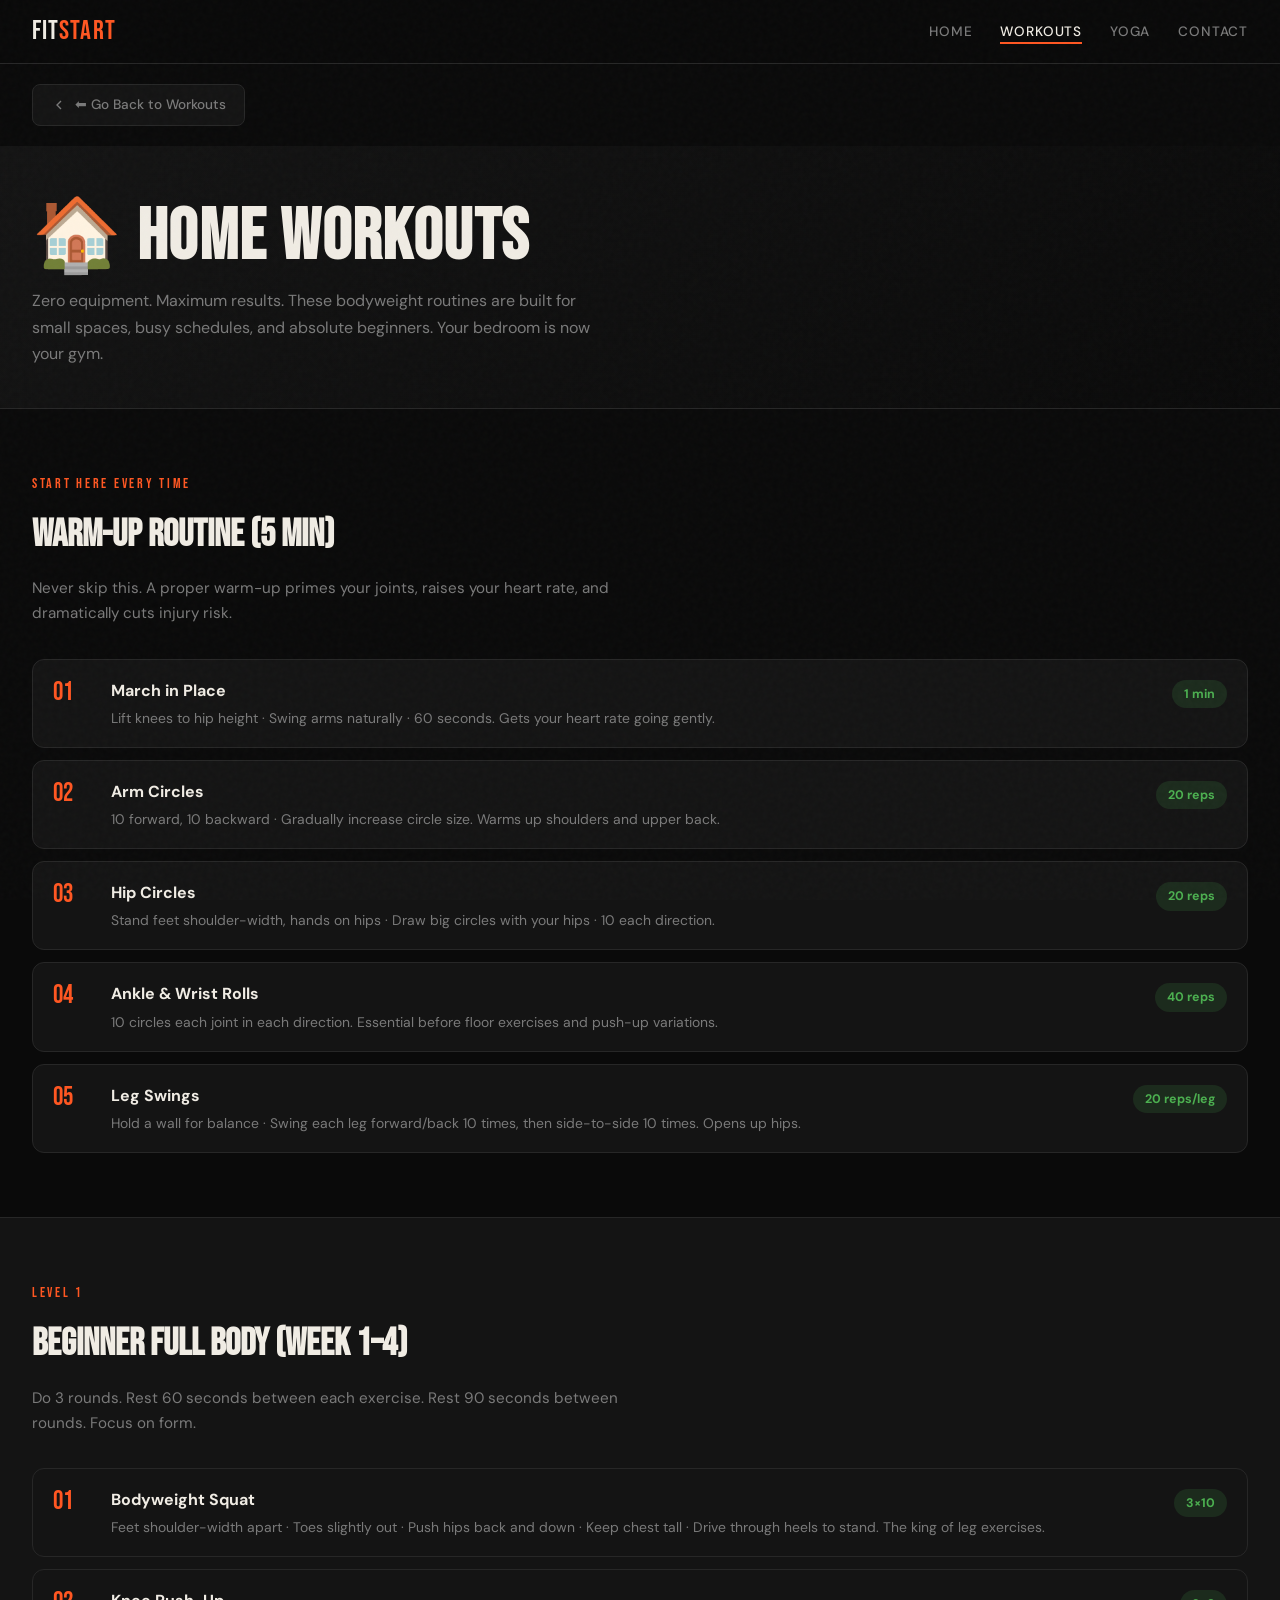
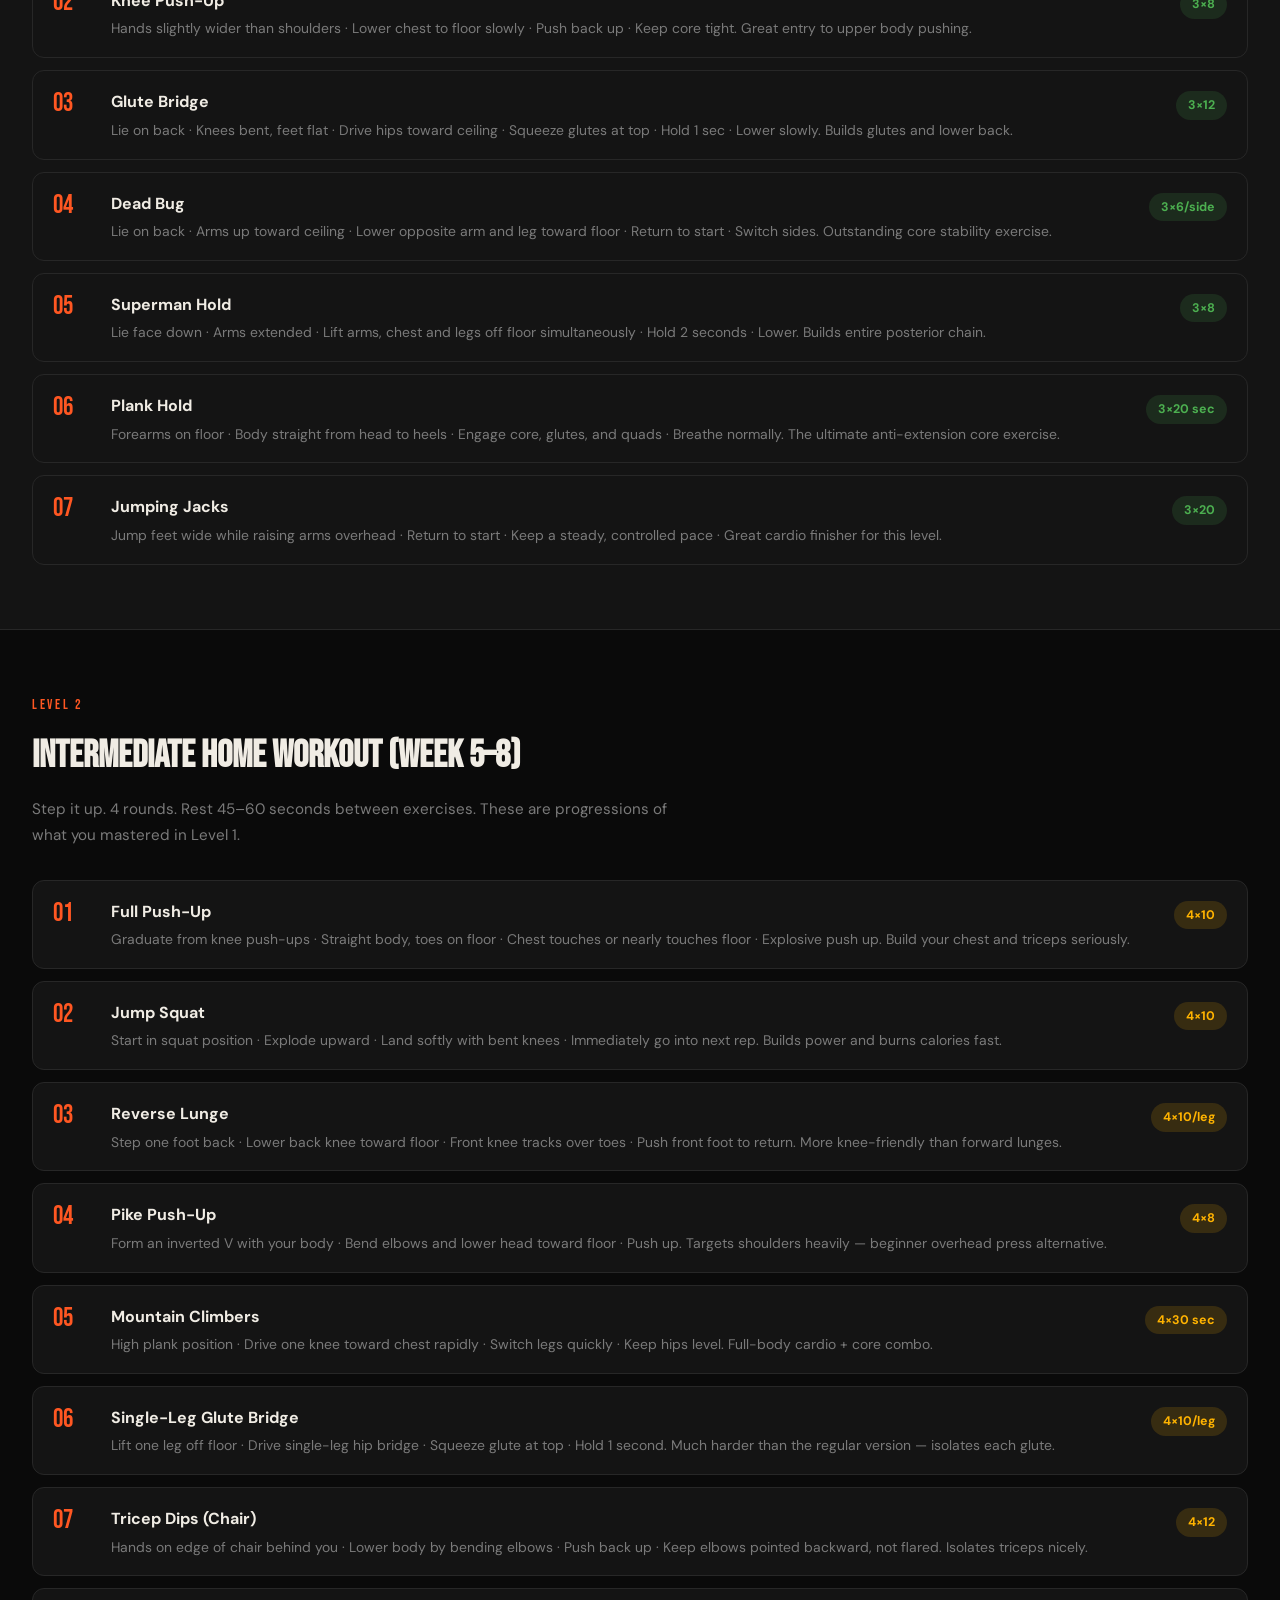
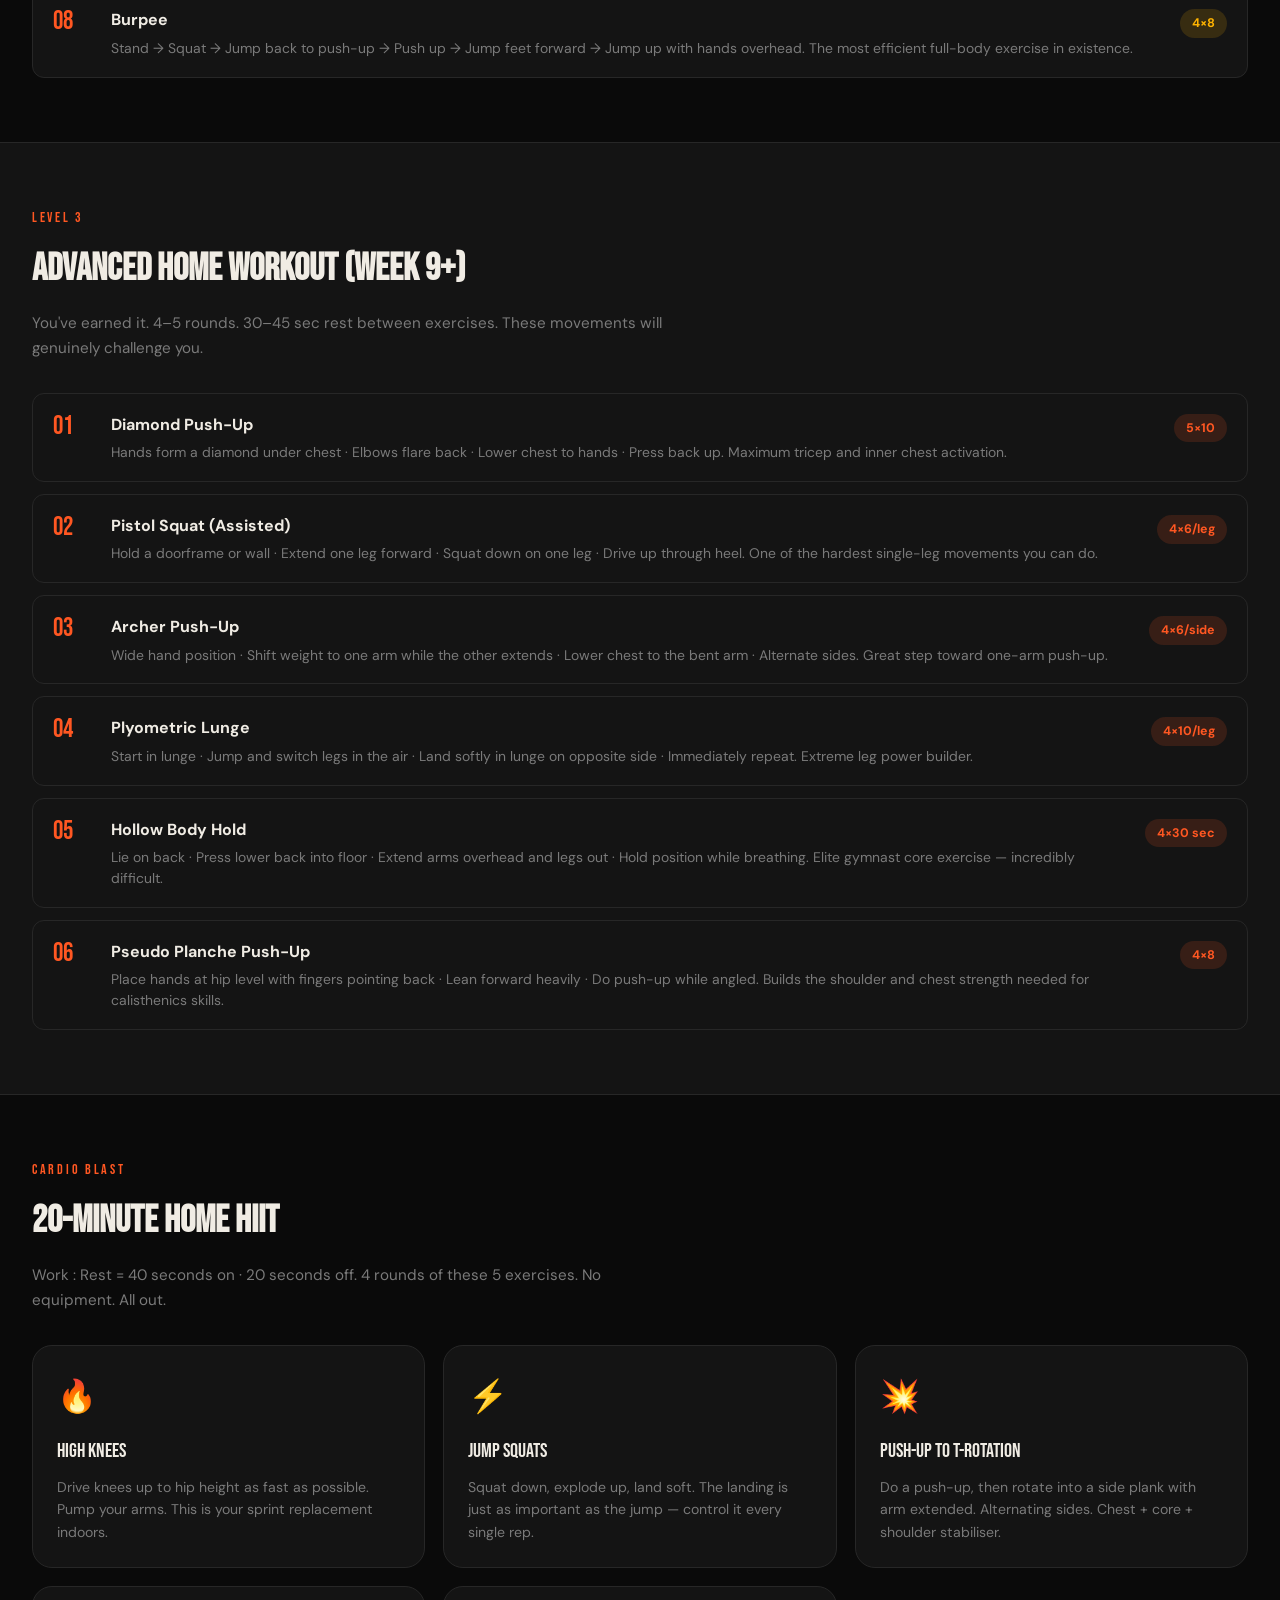
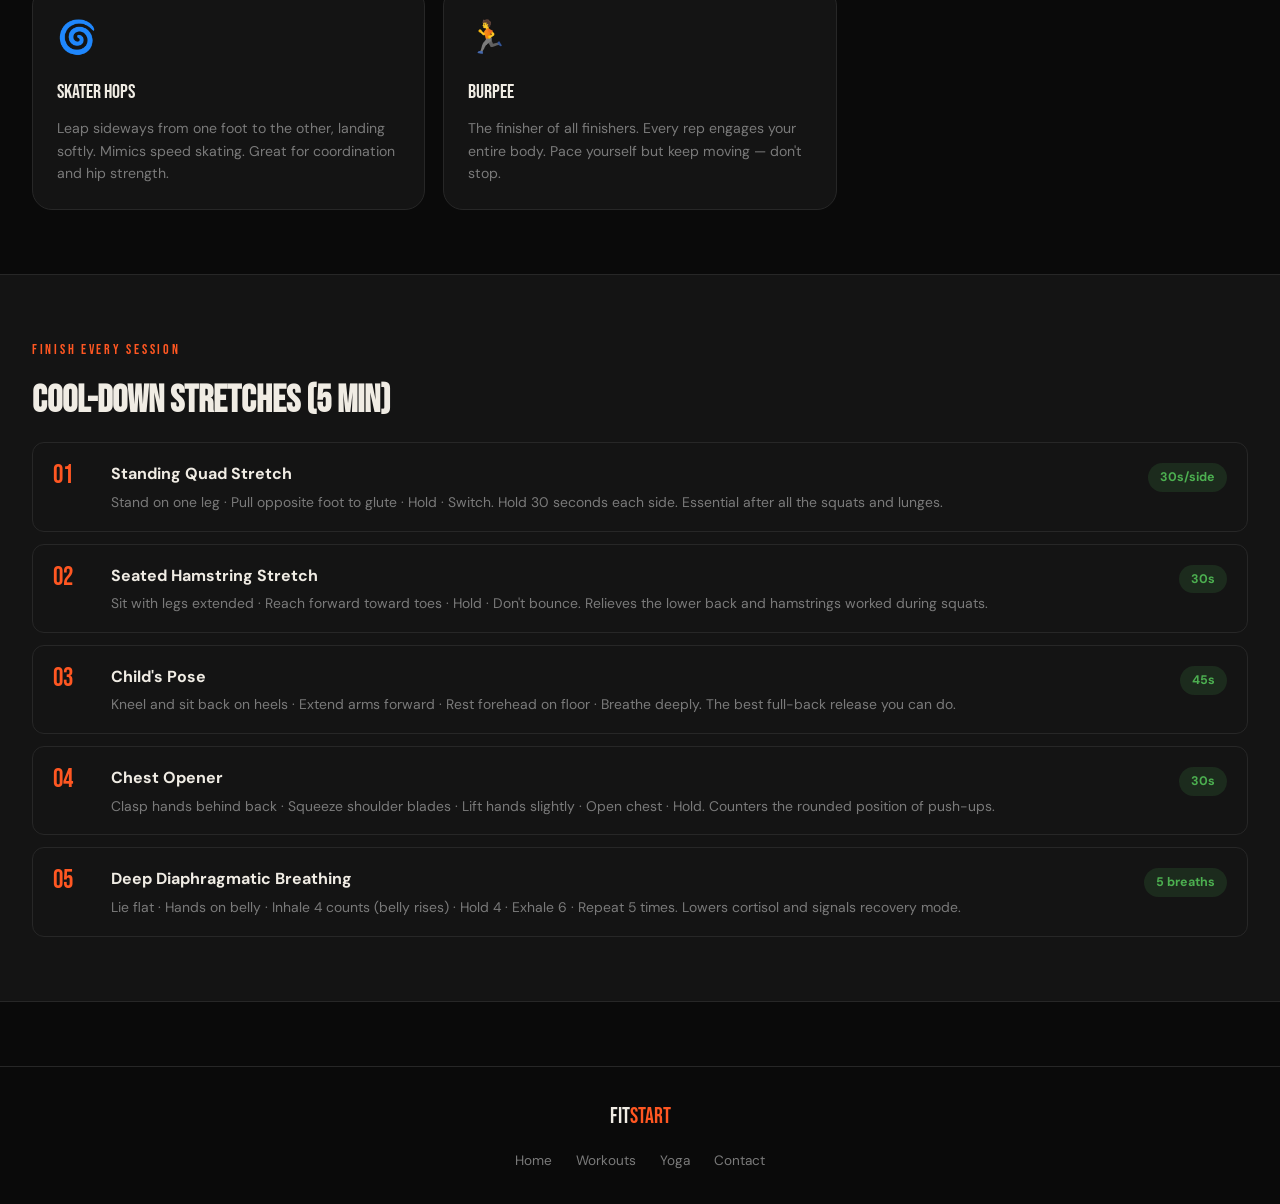
<file: home-workout.html>
<!DOCTYPE html>
<html lang="en">
<head>
  <meta charset="UTF-8" />
  <meta name="viewport" content="width=device-width, initial-scale=1.0" />
  <title>Home Workouts — FitStart</title>
  <link rel="stylesheet" href="style.css" />
</head>
<body>

<nav>
  <a href="index.html" class="nav-logo">Fit<span>Start</span></a>
  <ul class="nav-links">
    <li><a href="index.html">Home</a></li>
    <li><a href="workouts.html" class="active">Workouts</a></li>
    <li><a href="yoga.html">Yoga</a></li>
    <li><a href="contact.html">Contact</a></li>
  </ul>
  <button class="nav-toggle" aria-label="Toggle navigation"><span class="bar"></span><span class="bar"></span><span class="bar"></span></button>
</nav>

<a href="workouts.html" class="back-btn">
  <svg viewBox="0 0 24 24" fill="none" stroke="currentColor" stroke-width="2"><polyline points="15 18 9 12 15 6"/></svg>
  ⬅ Go Back to Workouts
</a>

<section class="page-hero">
  <h1>🏠 HOME WORKOUTS</h1>
  <p>Zero equipment. Maximum results. These bodyweight routines are built for small spaces, busy schedules, and absolute beginners. Your bedroom is now your gym.</p>
</section>

<section class="section">
  <p class="section-label">Start Here Every Time</p>
  <h2 class="section-title">Warm-Up Routine (5 min)</h2>
  <p class="section-sub">Never skip this. A proper warm-up primes your joints, raises your heart rate, and dramatically cuts injury risk.</p>

  <div class="exercise-list">
    <div class="exercise-item">
      <div class="ex-num">01</div>
      <div class="ex-info">
        <h4>March in Place</h4>
        <p>Lift knees to hip height · Swing arms naturally · 60 seconds. Gets your heart rate going gently.</p>
      </div>
      <span class="ex-badge badge-beginner">1 min</span>
    </div>
    <div class="exercise-item">
      <div class="ex-num">02</div>
      <div class="ex-info">
        <h4>Arm Circles</h4>
        <p>10 forward, 10 backward · Gradually increase circle size. Warms up shoulders and upper back.</p>
      </div>
      <span class="ex-badge badge-beginner">20 reps</span>
    </div>
    <div class="exercise-item">
      <div class="ex-num">03</div>
      <div class="ex-info">
        <h4>Hip Circles</h4>
        <p>Stand feet shoulder-width, hands on hips · Draw big circles with your hips · 10 each direction.</p>
      </div>
      <span class="ex-badge badge-beginner">20 reps</span>
    </div>
    <div class="exercise-item">
      <div class="ex-num">04</div>
      <div class="ex-info">
        <h4>Ankle &amp; Wrist Rolls</h4>
        <p>10 circles each joint in each direction. Essential before floor exercises and push-up variations.</p>
      </div>
      <span class="ex-badge badge-beginner">40 reps</span>
    </div>
    <div class="exercise-item">
      <div class="ex-num">05</div>
      <div class="ex-info">
        <h4>Leg Swings</h4>
        <p>Hold a wall for balance · Swing each leg forward/back 10 times, then side-to-side 10 times. Opens up hips.</p>
      </div>
      <span class="ex-badge badge-beginner">20 reps/leg</span>
    </div>
  </div>
</section>

<section class="section section-alt">
  <p class="section-label">Level 1</p>
  <h2 class="section-title">Beginner Full Body (Week 1–4)</h2>
  <p class="section-sub">Do 3 rounds. Rest 60 seconds between each exercise. Rest 90 seconds between rounds. Focus on form.</p>

  <div class="exercise-list">
    <div class="exercise-item">
      <div class="ex-num">01</div>
      <div class="ex-info">
        <h4>Bodyweight Squat</h4>
        <p>Feet shoulder-width apart · Toes slightly out · Push hips back and down · Keep chest tall · Drive through heels to stand. The king of leg exercises.</p>
      </div>
      <span class="ex-badge badge-beginner">3×10</span>
    </div>
    <div class="exercise-item">
      <div class="ex-num">02</div>
      <div class="ex-info">
        <h4>Knee Push-Up</h4>
        <p>Hands slightly wider than shoulders · Lower chest to floor slowly · Push back up · Keep core tight. Great entry to upper body pushing.</p>
      </div>
      <span class="ex-badge badge-beginner">3×8</span>
    </div>
    <div class="exercise-item">
      <div class="ex-num">03</div>
      <div class="ex-info">
        <h4>Glute Bridge</h4>
        <p>Lie on back · Knees bent, feet flat · Drive hips toward ceiling · Squeeze glutes at top · Hold 1 sec · Lower slowly. Builds glutes and lower back.</p>
      </div>
      <span class="ex-badge badge-beginner">3×12</span>
    </div>
    <div class="exercise-item">
      <div class="ex-num">04</div>
      <div class="ex-info">
        <h4>Dead Bug</h4>
        <p>Lie on back · Arms up toward ceiling · Lower opposite arm and leg toward floor · Return to start · Switch sides. Outstanding core stability exercise.</p>
      </div>
      <span class="ex-badge badge-beginner">3×6/side</span>
    </div>
    <div class="exercise-item">
      <div class="ex-num">05</div>
      <div class="ex-info">
        <h4>Superman Hold</h4>
        <p>Lie face down · Arms extended · Lift arms, chest and legs off floor simultaneously · Hold 2 seconds · Lower. Builds entire posterior chain.</p>
      </div>
      <span class="ex-badge badge-beginner">3×8</span>
    </div>
    <div class="exercise-item">
      <div class="ex-num">06</div>
      <div class="ex-info">
        <h4>Plank Hold</h4>
        <p>Forearms on floor · Body straight from head to heels · Engage core, glutes, and quads · Breathe normally. The ultimate anti-extension core exercise.</p>
      </div>
      <span class="ex-badge badge-beginner">3×20 sec</span>
    </div>
    <div class="exercise-item">
      <div class="ex-num">07</div>
      <div class="ex-info">
        <h4>Jumping Jacks</h4>
        <p>Jump feet wide while raising arms overhead · Return to start · Keep a steady, controlled pace · Great cardio finisher for this level.</p>
      </div>
      <span class="ex-badge badge-beginner">3×20</span>
    </div>
  </div>
</section>

<section class="section">
  <p class="section-label">Level 2</p>
  <h2 class="section-title">Intermediate Home Workout (Week 5–8)</h2>
  <p class="section-sub">Step it up. 4 rounds. Rest 45–60 seconds between exercises. These are progressions of what you mastered in Level 1.</p>

  <div class="exercise-list">
    <div class="exercise-item">
      <div class="ex-num">01</div>
      <div class="ex-info">
        <h4>Full Push-Up</h4>
        <p>Graduate from knee push-ups · Straight body, toes on floor · Chest touches or nearly touches floor · Explosive push up. Build your chest and triceps seriously.</p>
      </div>
      <span class="ex-badge badge-intermediate">4×10</span>
    </div>
    <div class="exercise-item">
      <div class="ex-num">02</div>
      <div class="ex-info">
        <h4>Jump Squat</h4>
        <p>Start in squat position · Explode upward · Land softly with bent knees · Immediately go into next rep. Builds power and burns calories fast.</p>
      </div>
      <span class="ex-badge badge-intermediate">4×10</span>
    </div>
    <div class="exercise-item">
      <div class="ex-num">03</div>
      <div class="ex-info">
        <h4>Reverse Lunge</h4>
        <p>Step one foot back · Lower back knee toward floor · Front knee tracks over toes · Push front foot to return. More knee-friendly than forward lunges.</p>
      </div>
      <span class="ex-badge badge-intermediate">4×10/leg</span>
    </div>
    <div class="exercise-item">
      <div class="ex-num">04</div>
      <div class="ex-info">
        <h4>Pike Push-Up</h4>
        <p>Form an inverted V with your body · Bend elbows and lower head toward floor · Push up. Targets shoulders heavily — beginner overhead press alternative.</p>
      </div>
      <span class="ex-badge badge-intermediate">4×8</span>
    </div>
    <div class="exercise-item">
      <div class="ex-num">05</div>
      <div class="ex-info">
        <h4>Mountain Climbers</h4>
        <p>High plank position · Drive one knee toward chest rapidly · Switch legs quickly · Keep hips level. Full-body cardio + core combo.</p>
      </div>
      <span class="ex-badge badge-intermediate">4×30 sec</span>
    </div>
    <div class="exercise-item">
      <div class="ex-num">06</div>
      <div class="ex-info">
        <h4>Single-Leg Glute Bridge</h4>
        <p>Lift one leg off floor · Drive single-leg hip bridge · Squeeze glute at top · Hold 1 second. Much harder than the regular version — isolates each glute.</p>
      </div>
      <span class="ex-badge badge-intermediate">4×10/leg</span>
    </div>
    <div class="exercise-item">
      <div class="ex-num">07</div>
      <div class="ex-info">
        <h4>Tricep Dips (Chair)</h4>
        <p>Hands on edge of chair behind you · Lower body by bending elbows · Push back up · Keep elbows pointed backward, not flared. Isolates triceps nicely.</p>
      </div>
      <span class="ex-badge badge-intermediate">4×12</span>
    </div>
    <div class="exercise-item">
      <div class="ex-num">08</div>
      <div class="ex-info">
        <h4>Burpee</h4>
        <p>Stand → Squat → Jump back to push-up → Push up → Jump feet forward → Jump up with hands overhead. The most efficient full-body exercise in existence.</p>
      </div>
      <span class="ex-badge badge-intermediate">4×8</span>
    </div>
  </div>
</section>
<section class="section section-alt">
  <p class="section-label">Level 3</p>
  <h2 class="section-title">Advanced Home Workout (Week 9+)</h2>
  <p class="section-sub">You've earned it. 4–5 rounds. 30–45 sec rest between exercises. These movements will genuinely challenge you.</p>

  <div class="exercise-list">
    <div class="exercise-item">
      <div class="ex-num">01</div>
      <div class="ex-info">
        <h4>Diamond Push-Up</h4>
        <p>Hands form a diamond under chest · Elbows flare back · Lower chest to hands · Press back up. Maximum tricep and inner chest activation.</p>
      </div>
      <span class="ex-badge badge-advanced">5×10</span>
    </div>
    <div class="exercise-item">
      <div class="ex-num">02</div>
      <div class="ex-info">
        <h4>Pistol Squat (Assisted)</h4>
        <p>Hold a doorframe or wall · Extend one leg forward · Squat down on one leg · Drive up through heel. One of the hardest single-leg movements you can do.</p>
      </div>
      <span class="ex-badge badge-advanced">4×6/leg</span>
    </div>
    <div class="exercise-item">
      <div class="ex-num">03</div>
      <div class="ex-info">
        <h4>Archer Push-Up</h4>
        <p>Wide hand position · Shift weight to one arm while the other extends · Lower chest to the bent arm · Alternate sides. Great step toward one-arm push-up.</p>
      </div>
      <span class="ex-badge badge-advanced">4×6/side</span>
    </div>
    <div class="exercise-item">
      <div class="ex-num">04</div>
      <div class="ex-info">
        <h4>Plyometric Lunge</h4>
        <p>Start in lunge · Jump and switch legs in the air · Land softly in lunge on opposite side · Immediately repeat. Extreme leg power builder.</p>
      </div>
      <span class="ex-badge badge-advanced">4×10/leg</span>
    </div>
    <div class="exercise-item">
      <div class="ex-num">05</div>
      <div class="ex-info">
        <h4>Hollow Body Hold</h4>
        <p>Lie on back · Press lower back into floor · Extend arms overhead and legs out · Hold position while breathing. Elite gymnast core exercise — incredibly difficult.</p>
      </div>
      <span class="ex-badge badge-advanced">4×30 sec</span>
    </div>
    <div class="exercise-item">
      <div class="ex-num">06</div>
      <div class="ex-info">
        <h4>Pseudo Planche Push-Up</h4>
        <p>Place hands at hip level with fingers pointing back · Lean forward heavily · Do push-up while angled. Builds the shoulder and chest strength needed for calisthenics skills.</p>
      </div>
      <span class="ex-badge badge-advanced">4×8</span>
    </div>
  </div>
</section>
<section class="section">
  <p class="section-label">Cardio Blast</p>
  <h2 class="section-title">20-Minute Home HIIT</h2>
  <p class="section-sub">Work : Rest = 40 seconds on · 20 seconds off. 4 rounds of these 5 exercises. No equipment. All out.</p>

  <div class="card-grid">
    <div class="card">
      <div class="card-icon">🔥</div>
      <div class="card-title">High Knees</div>
      <p class="card-body">Drive knees up to hip height as fast as possible. Pump your arms. This is your sprint replacement indoors.</p>
    </div>
    <div class="card">
      <div class="card-icon">⚡</div>
      <div class="card-title">Jump Squats</div>
      <p class="card-body">Squat down, explode up, land soft. The landing is just as important as the jump — control it every single rep.</p>
    </div>
    <div class="card">
      <div class="card-icon">💥</div>
      <div class="card-title">Push-Up to T-Rotation</div>
      <p class="card-body">Do a push-up, then rotate into a side plank with arm extended. Alternating sides. Chest + core + shoulder stabiliser.</p>
    </div>
    <div class="card">
      <div class="card-icon">🌀</div>
      <div class="card-title">Skater Hops</div>
      <p class="card-body">Leap sideways from one foot to the other, landing softly. Mimics speed skating. Great for coordination and hip strength.</p>
    </div>
    <div class="card">
      <div class="card-icon">🏃</div>
      <div class="card-title">Burpee</div>
      <p class="card-body">The finisher of all finishers. Every rep engages your entire body. Pace yourself but keep moving — don't stop.</p>
    </div>
  </div>
</section>

<section class="section section-alt">
  <p class="section-label">Finish Every Session</p>
  <h2 class="section-title">Cool-Down Stretches (5 min)</h2>

  <div class="exercise-list">
    <div class="exercise-item">
      <div class="ex-num">01</div>
      <div class="ex-info">
        <h4>Standing Quad Stretch</h4>
        <p>Stand on one leg · Pull opposite foot to glute · Hold · Switch. Hold 30 seconds each side. Essential after all the squats and lunges.</p>
      </div>
      <span class="ex-badge badge-beginner">30s/side</span>
    </div>
    <div class="exercise-item">
      <div class="ex-num">02</div>
      <div class="ex-info">
        <h4>Seated Hamstring Stretch</h4>
        <p>Sit with legs extended · Reach forward toward toes · Hold · Don't bounce. Relieves the lower back and hamstrings worked during squats.</p>
      </div>
      <span class="ex-badge badge-beginner">30s</span>
    </div>
    <div class="exercise-item">
      <div class="ex-num">03</div>
      <div class="ex-info">
        <h4>Child's Pose</h4>
        <p>Kneel and sit back on heels · Extend arms forward · Rest forehead on floor · Breathe deeply. The best full-back release you can do.</p>
      </div>
      <span class="ex-badge badge-beginner">45s</span>
    </div>
    <div class="exercise-item">
      <div class="ex-num">04</div>
      <div class="ex-info">
        <h4>Chest Opener</h4>
        <p>Clasp hands behind back · Squeeze shoulder blades · Lift hands slightly · Open chest · Hold. Counters the rounded position of push-ups.</p>
      </div>
      <span class="ex-badge badge-beginner">30s</span>
    </div>
    <div class="exercise-item">
      <div class="ex-num">05</div>
      <div class="ex-info">
        <h4>Deep Diaphragmatic Breathing</h4>
        <p>Lie flat · Hands on belly · Inhale 4 counts (belly rises) · Hold 4 · Exhale 6 · Repeat 5 times. Lowers cortisol and signals recovery mode.</p>
      </div>
      <span class="ex-badge badge-beginner">5 breaths</span>
    </div>
  </div>
</section>

<footer>
  <div class="footer-logo">Fit<span>Start</span></div>
  <div class="footer-links">
    <a href="index.html">Home</a>
    <a href="workouts.html">Workouts</a>
    <a href="yoga.html">Yoga</a>
    <a href="contact.html">Contact</a>
  </div>
</footer>

<script src="script.js"></script>
</body>
</html>
</file>
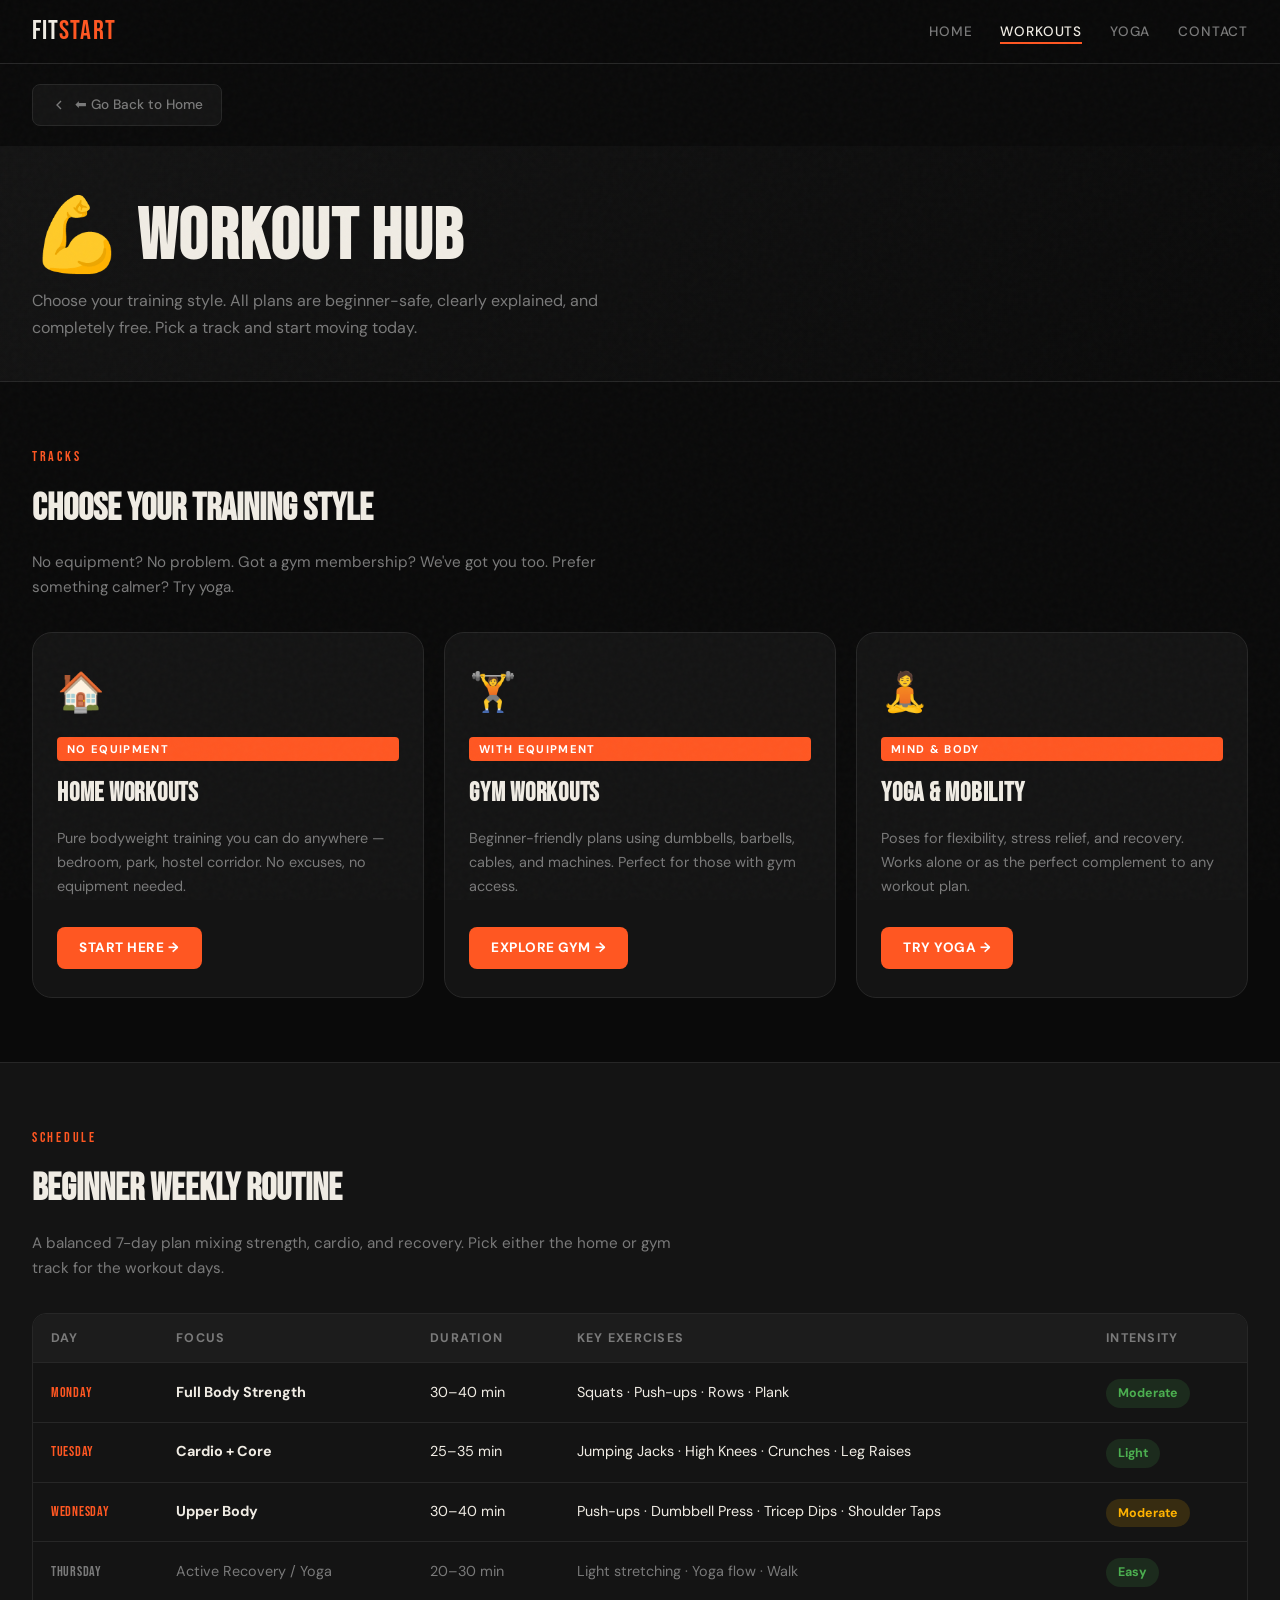
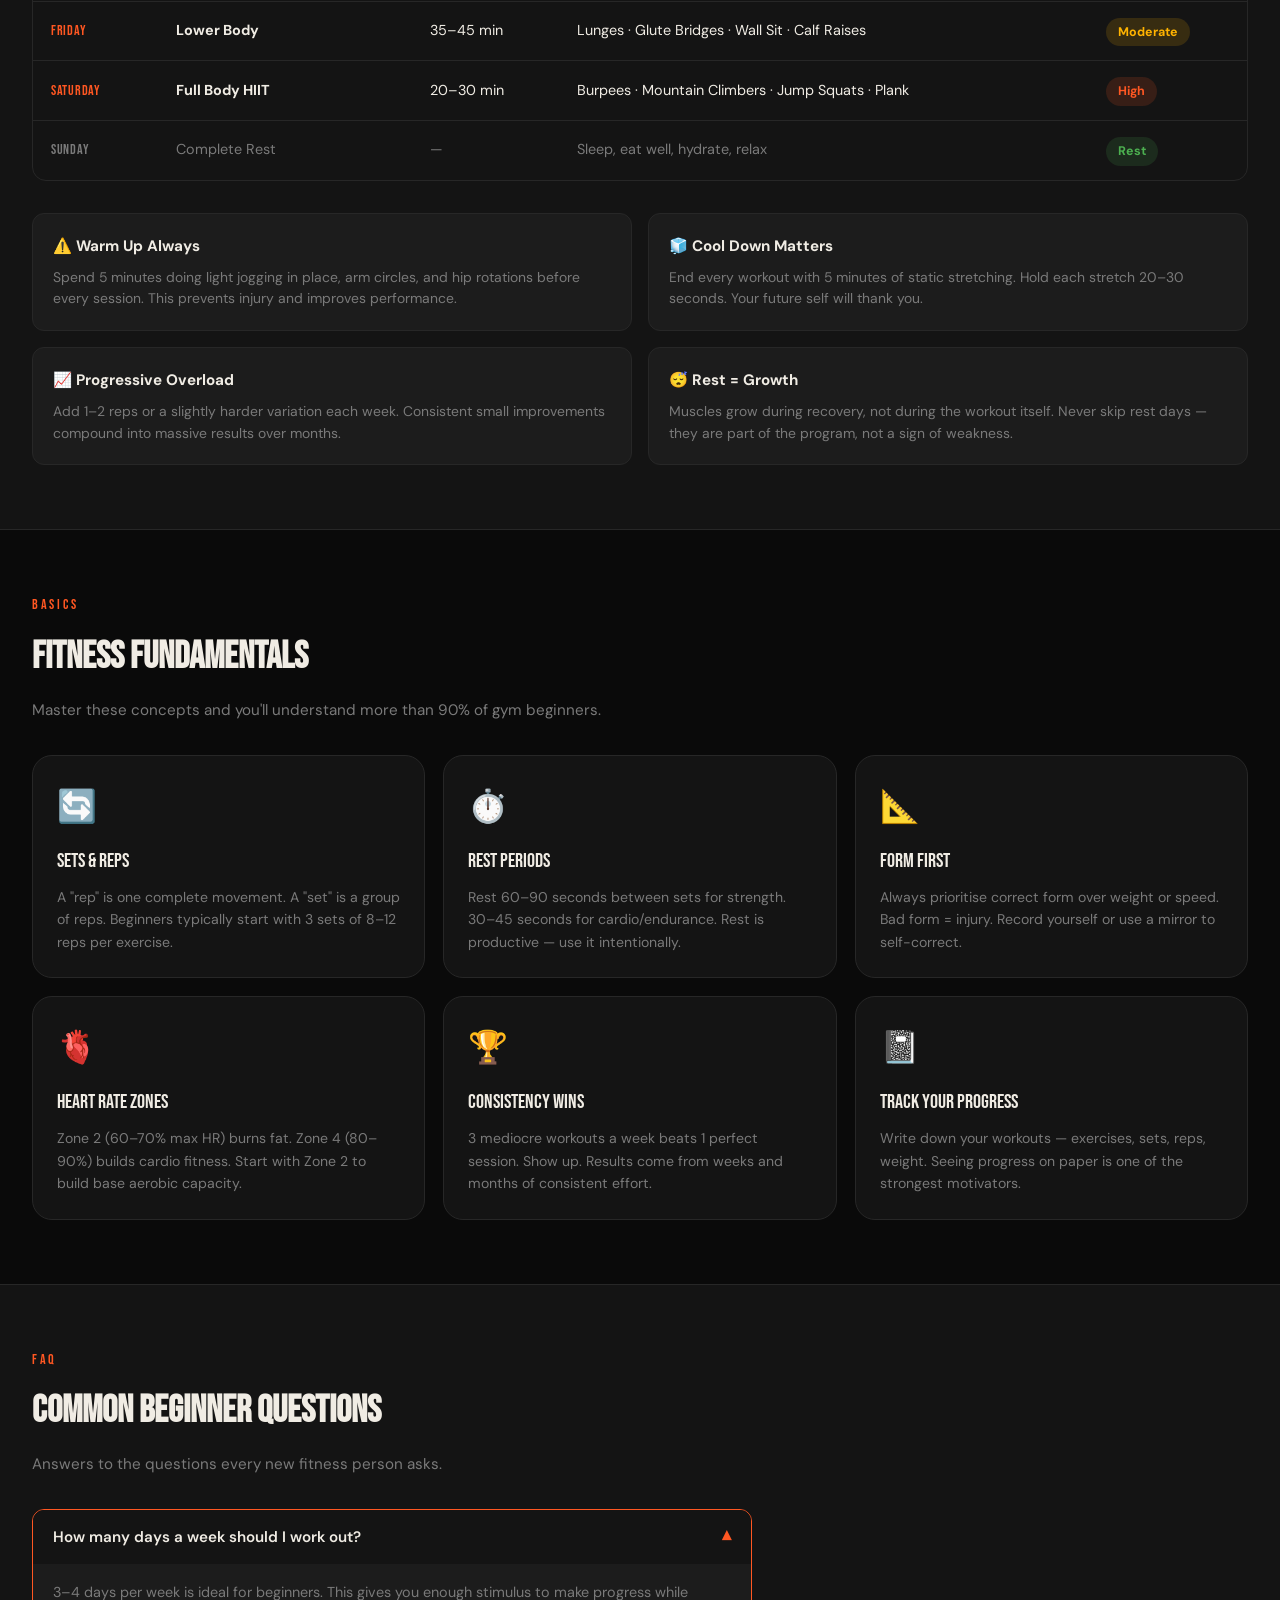
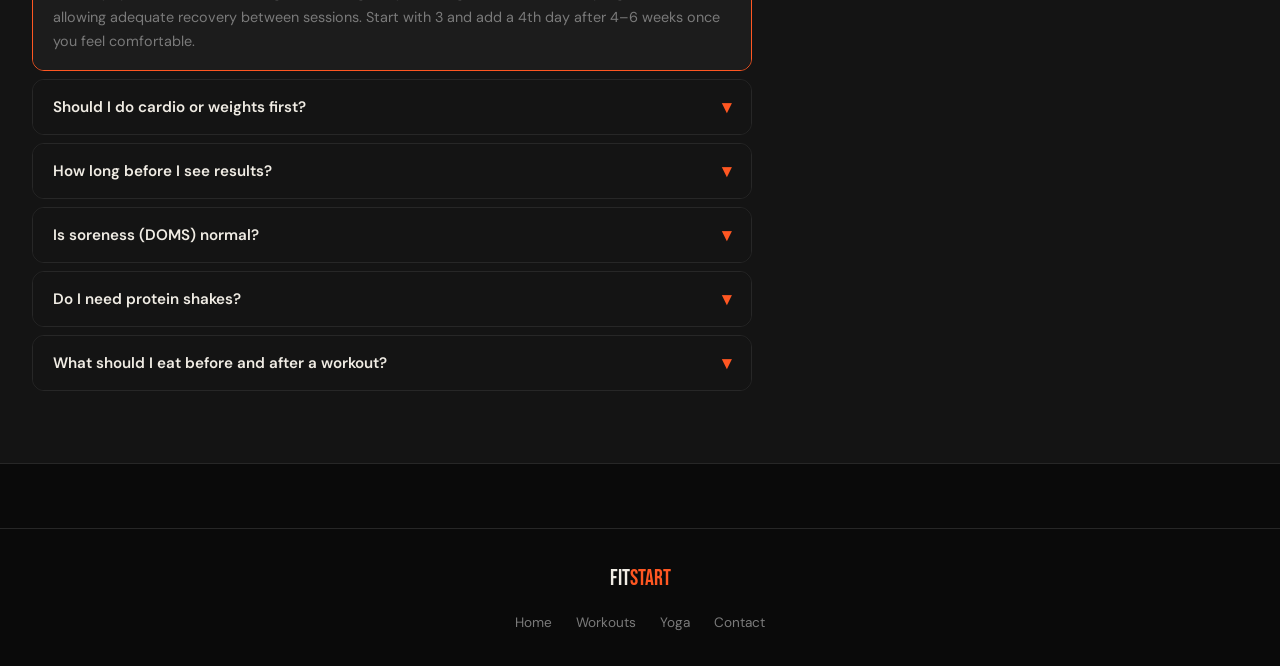
<file: workouts.html>
<!DOCTYPE html>
<html lang="en">
<head>
  <meta charset="UTF-8" />
  <meta name="viewport" content="width=device-width, initial-scale=1.0" />
  <title>Workouts — FitStart</title>
  <link rel="stylesheet" href="style.css" />
</head>
<body>

<nav>
  <a href="index.html" class="nav-logo">Fit<span>Start</span></a>
  <ul class="nav-links">
    <li><a href="index.html">Home</a></li>
    <li><a href="workouts.html" class="active">Workouts</a></li>
    <li><a href="yoga.html">Yoga</a></li>
    <li><a href="contact.html">Contact</a></li>
  </ul>
  <button class="nav-toggle" aria-label="Toggle navigation"><span class="bar"></span><span class="bar"></span><span class="bar"></span></button>
</nav>

<a href="index.html" class="back-btn">
  <svg viewBox="0 0 24 24" fill="none" stroke="currentColor" stroke-width="2"><polyline points="15 18 9 12 15 6"/></svg>
  ⬅ Go Back to Home
</a>
<section class="page-hero">
  <h1>💪 WORKOUT HUB</h1>
  <p>Choose your training style. All plans are beginner-safe, clearly explained, and completely free. Pick a track and start moving today.</p>
</section>

<section class="section">
  <p class="section-label">Tracks</p>
  <h2 class="section-title">Choose Your Training Style</h2>
  <p class="section-sub">No equipment? No problem. Got a gym membership? We've got you too. Prefer something calmer? Try yoga.</p>

  <div class="feature-grid">
    <a href="home-workout.html" class="feature-card" style="text-decoration:none;color:inherit;">
      <span class="emoji">🏠</span>
      <span class="tag">No Equipment</span>
      <h3>HOME WORKOUTS</h3>
      <p>Pure bodyweight training you can do anywhere — bedroom, park, hostel corridor. No excuses, no equipment needed.</p>
      <div style="margin-top:auto;padding-top:16px;">
        <span class="btn-primary-sm">Start Here →</span>
      </div>
    </a>
    <a href="gym.html" class="feature-card" style="text-decoration:none;color:inherit;">
      <span class="emoji">🏋️</span>
      <span class="tag">With Equipment</span>
      <h3>GYM WORKOUTS</h3>
      <p>Beginner-friendly plans using dumbbells, barbells, cables, and machines. Perfect for those with gym access.</p>
      <div style="margin-top:auto;padding-top:16px;">
        <span class="btn-primary-sm">Explore Gym →</span>
      </div>
    </a>
    <a href="yoga.html" class="feature-card" style="text-decoration:none;color:inherit;">
      <span class="emoji">🧘</span>
      <span class="tag">Mind &amp; Body</span>
      <h3>YOGA &amp; MOBILITY</h3>
      <p>Poses for flexibility, stress relief, and recovery. Works alone or as the perfect complement to any workout plan.</p>
      <div style="margin-top:auto;padding-top:16px;">
        <span class="btn-primary-sm">Try Yoga →</span>
      </div>
    </a>
  </div>
</section>

<section class="section section-alt" id="weekly">
  <p class="section-label">Schedule</p>
  <h2 class="section-title">Beginner Weekly Routine</h2>
  <p class="section-sub">A balanced 7-day plan mixing strength, cardio, and recovery. Pick either the home or gym track for the workout days.</p>

  <div style="background:var(--surface);border:1px solid var(--border);border-radius:14px;overflow:hidden;overflow-x:auto;">
    <table class="week-table">
      <thead>
        <tr>
          <th>Day</th>
          <th>Focus</th>
          <th>Duration</th>
          <th>Key Exercises</th>
          <th>Intensity</th>
        </tr>
      </thead>
      <tbody>
        <tr>
          <td class="day-col">Monday</td>
          <td><strong>Full Body Strength</strong></td>
          <td>30–40 min</td>
          <td>Squats · Push-ups · Rows · Plank</td>
          <td><span class="ex-badge badge-beginner">Moderate</span></td>
        </tr>
        <tr>
          <td class="day-col">Tuesday</td>
          <td><strong>Cardio + Core</strong></td>
          <td>25–35 min</td>
          <td>Jumping Jacks · High Knees · Crunches · Leg Raises</td>
          <td><span class="ex-badge badge-beginner">Light</span></td>
        </tr>
        <tr>
          <td class="day-col">Wednesday</td>
          <td><strong>Upper Body</strong></td>
          <td>30–40 min</td>
          <td>Push-ups · Dumbbell Press · Tricep Dips · Shoulder Taps</td>
          <td><span class="ex-badge badge-intermediate">Moderate</span></td>
        </tr>
        <tr class="rest-row">
          <td class="day-col" style="color:var(--muted);">Thursday</td>
          <td>Active Recovery / Yoga</td>
          <td>20–30 min</td>
          <td>Light stretching · Yoga flow · Walk</td>
          <td><span class="ex-badge badge-beginner">Easy</span></td>
        </tr>
        <tr>
          <td class="day-col">Friday</td>
          <td><strong>Lower Body</strong></td>
          <td>35–45 min</td>
          <td>Lunges · Glute Bridges · Wall Sit · Calf Raises</td>
          <td><span class="ex-badge badge-intermediate">Moderate</span></td>
        </tr>
        <tr>
          <td class="day-col">Saturday</td>
          <td><strong>Full Body HIIT</strong></td>
          <td>20–30 min</td>
          <td>Burpees · Mountain Climbers · Jump Squats · Plank</td>
          <td><span class="ex-badge badge-advanced">High</span></td>
        </tr>
        <tr class="rest-row">
          <td class="day-col" style="color:var(--muted);">Sunday</td>
          <td>Complete Rest</td>
          <td>—</td>
          <td>Sleep, eat well, hydrate, relax</td>
          <td><span class="ex-badge badge-beginner">Rest</span></td>
        </tr>
      </tbody>
    </table>
  </div>

  <div class="tips-grid mt-32">
    <div class="tip-card">
      <h4>⚠️ Warm Up Always</h4>
      <p>Spend 5 minutes doing light jogging in place, arm circles, and hip rotations before every session. This prevents injury and improves performance.</p>
    </div>
    <div class="tip-card">
      <h4>🧊 Cool Down Matters</h4>
      <p>End every workout with 5 minutes of static stretching. Hold each stretch 20–30 seconds. Your future self will thank you.</p>
    </div>
    <div class="tip-card">
      <h4>📈 Progressive Overload</h4>
      <p>Add 1–2 reps or a slightly harder variation each week. Consistent small improvements compound into massive results over months.</p>
    </div>
    <div class="tip-card">
      <h4>😴 Rest = Growth</h4>
      <p>Muscles grow during recovery, not during the workout itself. Never skip rest days — they are part of the program, not a sign of weakness.</p>
    </div>
  </div>
</section>
<section class="section">
  <p class="section-label">Basics</p>
  <h2 class="section-title">Fitness Fundamentals</h2>
  <p class="section-sub">Master these concepts and you'll understand more than 90% of gym beginners.</p>

  <div class="card-grid">
    <div class="card">
      <div class="card-icon">🔄</div>
      <div class="card-title">Sets &amp; Reps</div>
      <p class="card-body">A "rep" is one complete movement. A "set" is a group of reps. Beginners typically start with 3 sets of 8–12 reps per exercise.</p>
    </div>
    <div class="card">
      <div class="card-icon">⏱️</div>
      <div class="card-title">Rest Periods</div>
      <p class="card-body">Rest 60–90 seconds between sets for strength. 30–45 seconds for cardio/endurance. Rest is productive — use it intentionally.</p>
    </div>
    <div class="card">
      <div class="card-icon">📐</div>
      <div class="card-title">Form First</div>
      <p class="card-body">Always prioritise correct form over weight or speed. Bad form = injury. Record yourself or use a mirror to self-correct.</p>
    </div>
    <div class="card">
      <div class="card-icon">🫀</div>
      <div class="card-title">Heart Rate Zones</div>
      <p class="card-body">Zone 2 (60–70% max HR) burns fat. Zone 4 (80–90%) builds cardio fitness. Start with Zone 2 to build base aerobic capacity.</p>
    </div>
    <div class="card">
      <div class="card-icon">🏆</div>
      <div class="card-title">Consistency Wins</div>
      <p class="card-body">3 mediocre workouts a week beats 1 perfect session. Show up. Results come from weeks and months of consistent effort.</p>
    </div>
    <div class="card">
      <div class="card-icon">📓</div>
      <div class="card-title">Track Your Progress</div>
      <p class="card-body">Write down your workouts — exercises, sets, reps, weight. Seeing progress on paper is one of the strongest motivators.</p>
    </div>
  </div>
</section>
<section class="section section-alt">
  <p class="section-label">FAQ</p>
  <h2 class="section-title">Common Beginner Questions</h2>
  <p class="section-sub">Answers to the questions every new fitness person asks.</p>

  <div class="accordion" style="max-width:720px;">
    <div class="accordion__item open">
      <button class="accordion__header">How many days a week should I work out? <span class="accordion__chevron">▾</span></button>
      <div class="accordion__body">
        <p>3–4 days per week is ideal for beginners. This gives you enough stimulus to make progress while allowing adequate recovery between sessions. Start with 3 and add a 4th day after 4–6 weeks once you feel comfortable.</p>
      </div>
    </div>
    <div class="accordion__item">
      <button class="accordion__header">Should I do cardio or weights first? <span class="accordion__chevron">▾</span></button>
      <div class="accordion__body">
        <p>For most goals, do weights first, then cardio. Strength training requires more neuromuscular coordination and energy — doing it fatigued after cardio reduces effectiveness and increases injury risk. If you're training primarily for cardio fitness, flip the order.</p>
      </div>
    </div>
    <div class="accordion__item">
      <button class="accordion__header">How long before I see results? <span class="accordion__chevron">▾</span></button>
      <div class="accordion__body">
        <p>You'll feel better within 2 weeks (energy, mood, sleep). Visible physical changes typically take 4–8 weeks of consistent training and good nutrition. Strength gains happen faster — you'll notice you can lift more or do more reps within 2–3 weeks.</p>
      </div>
    </div>
    <div class="accordion__item">
      <button class="accordion__header">Is soreness (DOMS) normal? <span class="accordion__chevron">▾</span></button>
      <div class="accordion__body">
        <p>Yes — Delayed Onset Muscle Soreness (DOMS) peaks 24–48 hours after exercise and is totally normal for beginners. Light movement, stretching, and adequate protein help recovery. Sharp joint pain is NOT normal — that signals a problem that needs rest or medical attention.</p>
      </div>
    </div>
    <div class="accordion__item">
      <button class="accordion__header">Do I need protein shakes? <span class="accordion__chevron">▾</span></button>
      <div class="accordion__body">
        <p>No — they're a supplement, not a requirement. If you're hitting your protein target (0.7–1g per pound of bodyweight) through whole foods like chicken, eggs, lentils, paneer, or tofu, you don't need a shake. Protein powder is simply a convenient option when whole food is impractical.</p>
      </div>
    </div>
    <div class="accordion__item">
      <button class="accordion__header">What should I eat before and after a workout? <span class="accordion__chevron">▾</span></button>
      <div class="accordion__body">
        <p><strong>Before:</strong> Eat a balanced meal 1–2 hours before (rice + chicken, oats + banana, etc.). If less time, have a banana or a small snack 30 min before.<br><br><strong>After:</strong> Within 45 minutes post-workout, consume protein + carbs. A protein shake + banana, or rice + paneer, or eggs on toast all work great for recovery and muscle building.</p>
      </div>
    </div>
  </div>
</section>

<footer>
  <div class="footer-logo">Fit<span>Start</span></div>
  <div class="footer-links">
    <a href="index.html">Home</a>
    <a href="workouts.html">Workouts</a>
    <a href="yoga.html">Yoga</a>
    <a href="contact.html">Contact</a>
  </div>
</footer>

<script src="script.js"></script>
</body>
</html>
</file>
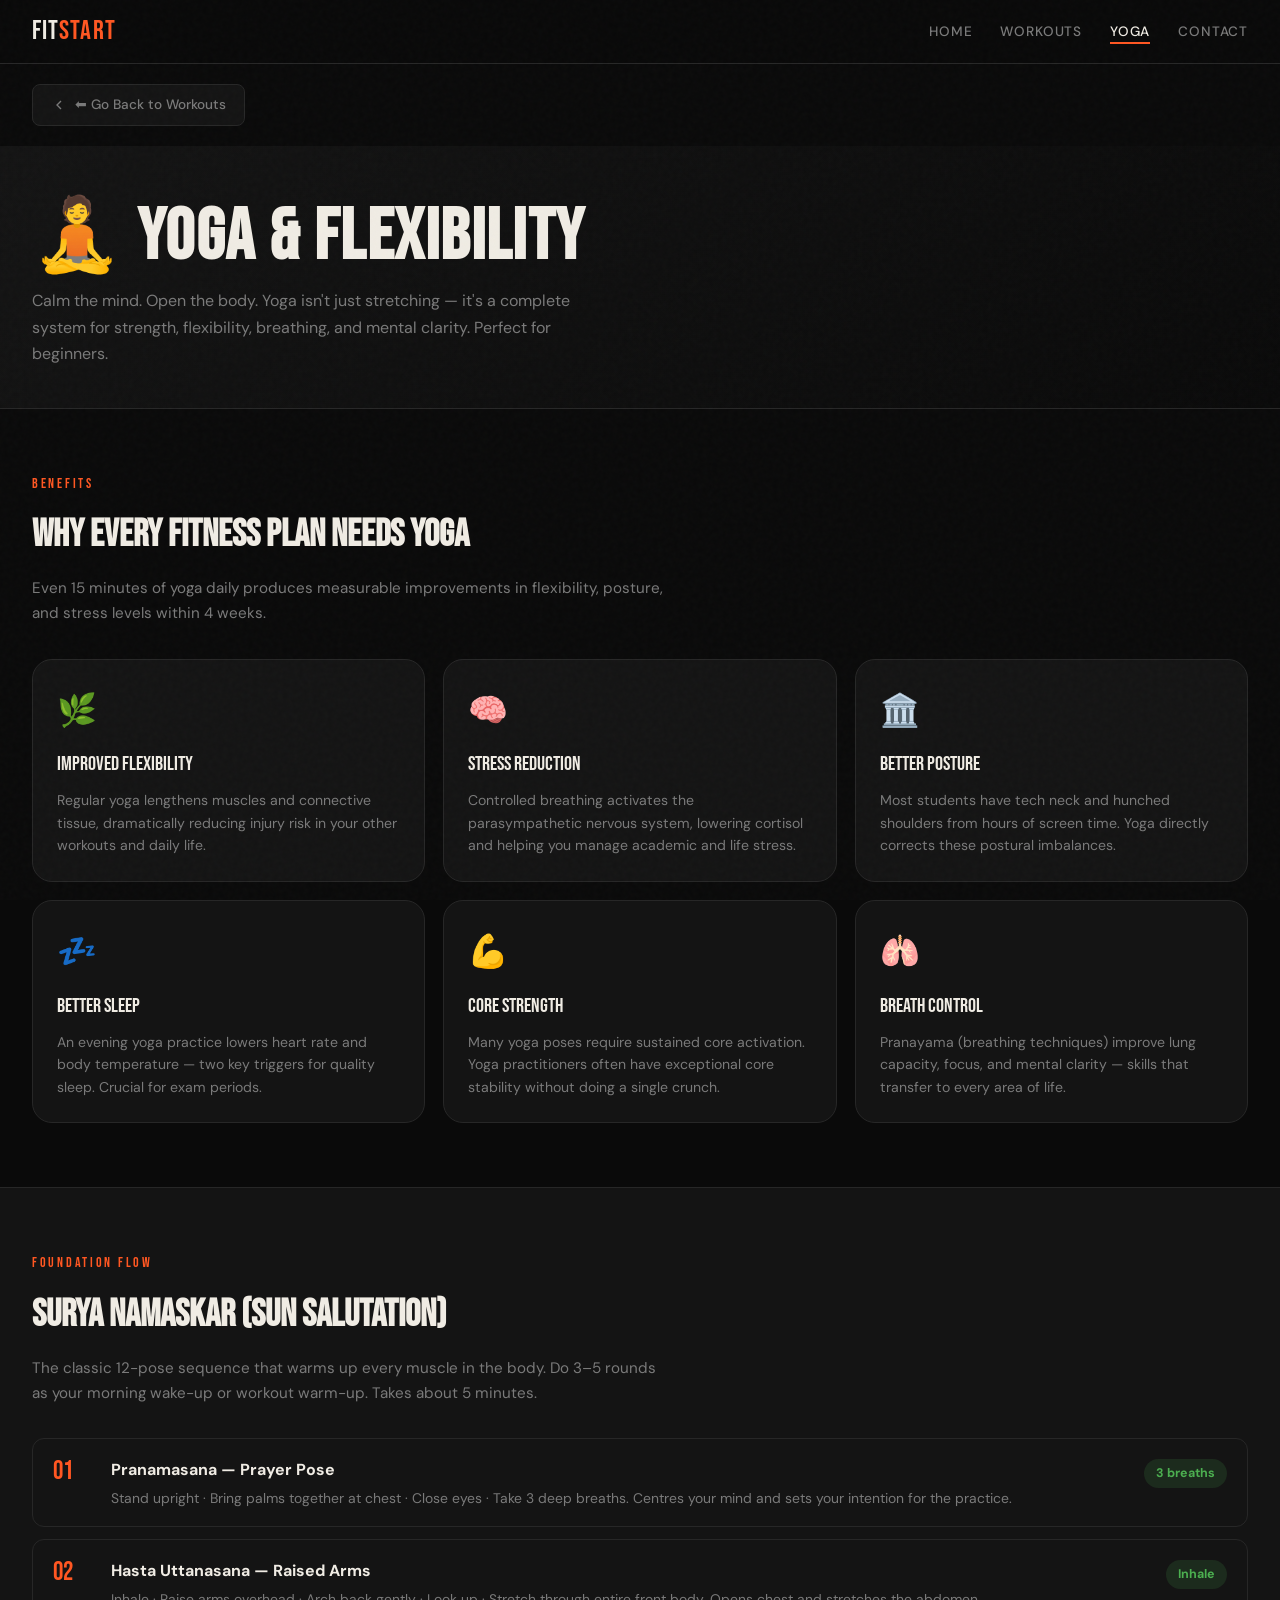
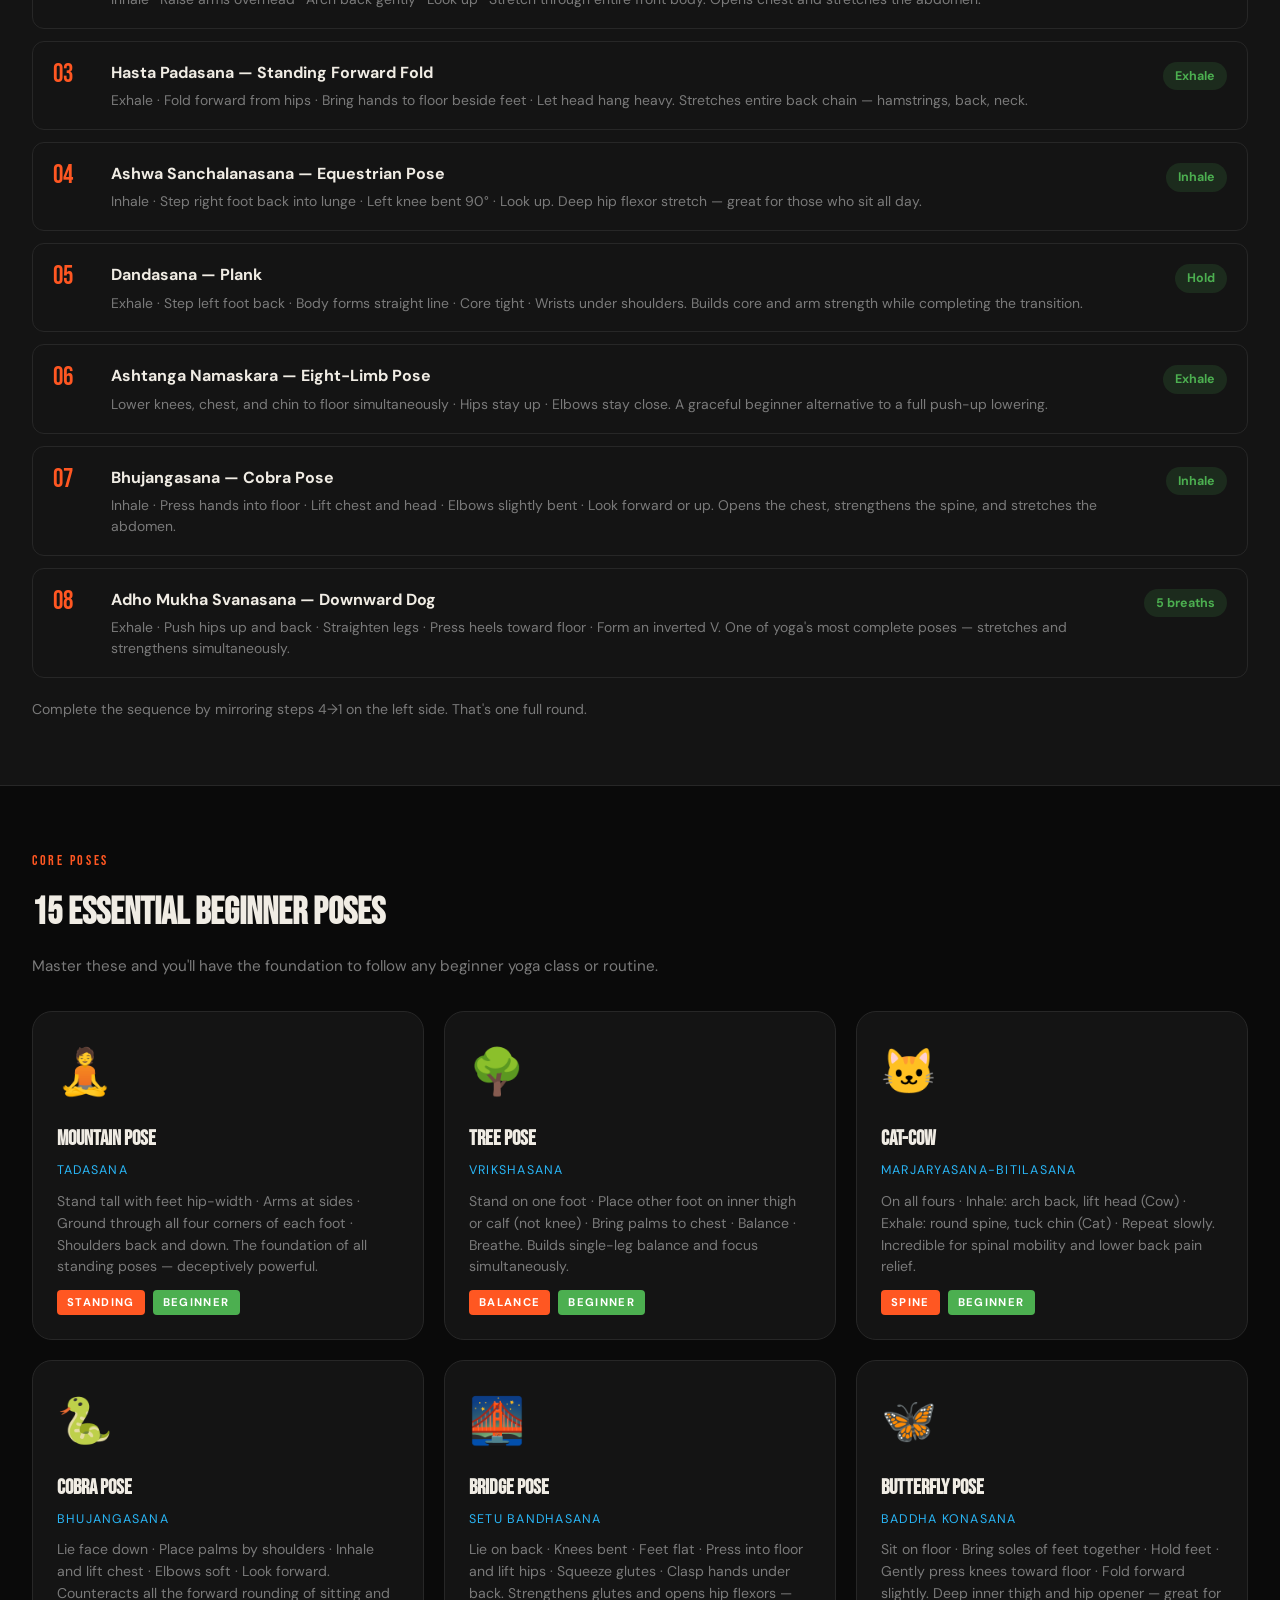
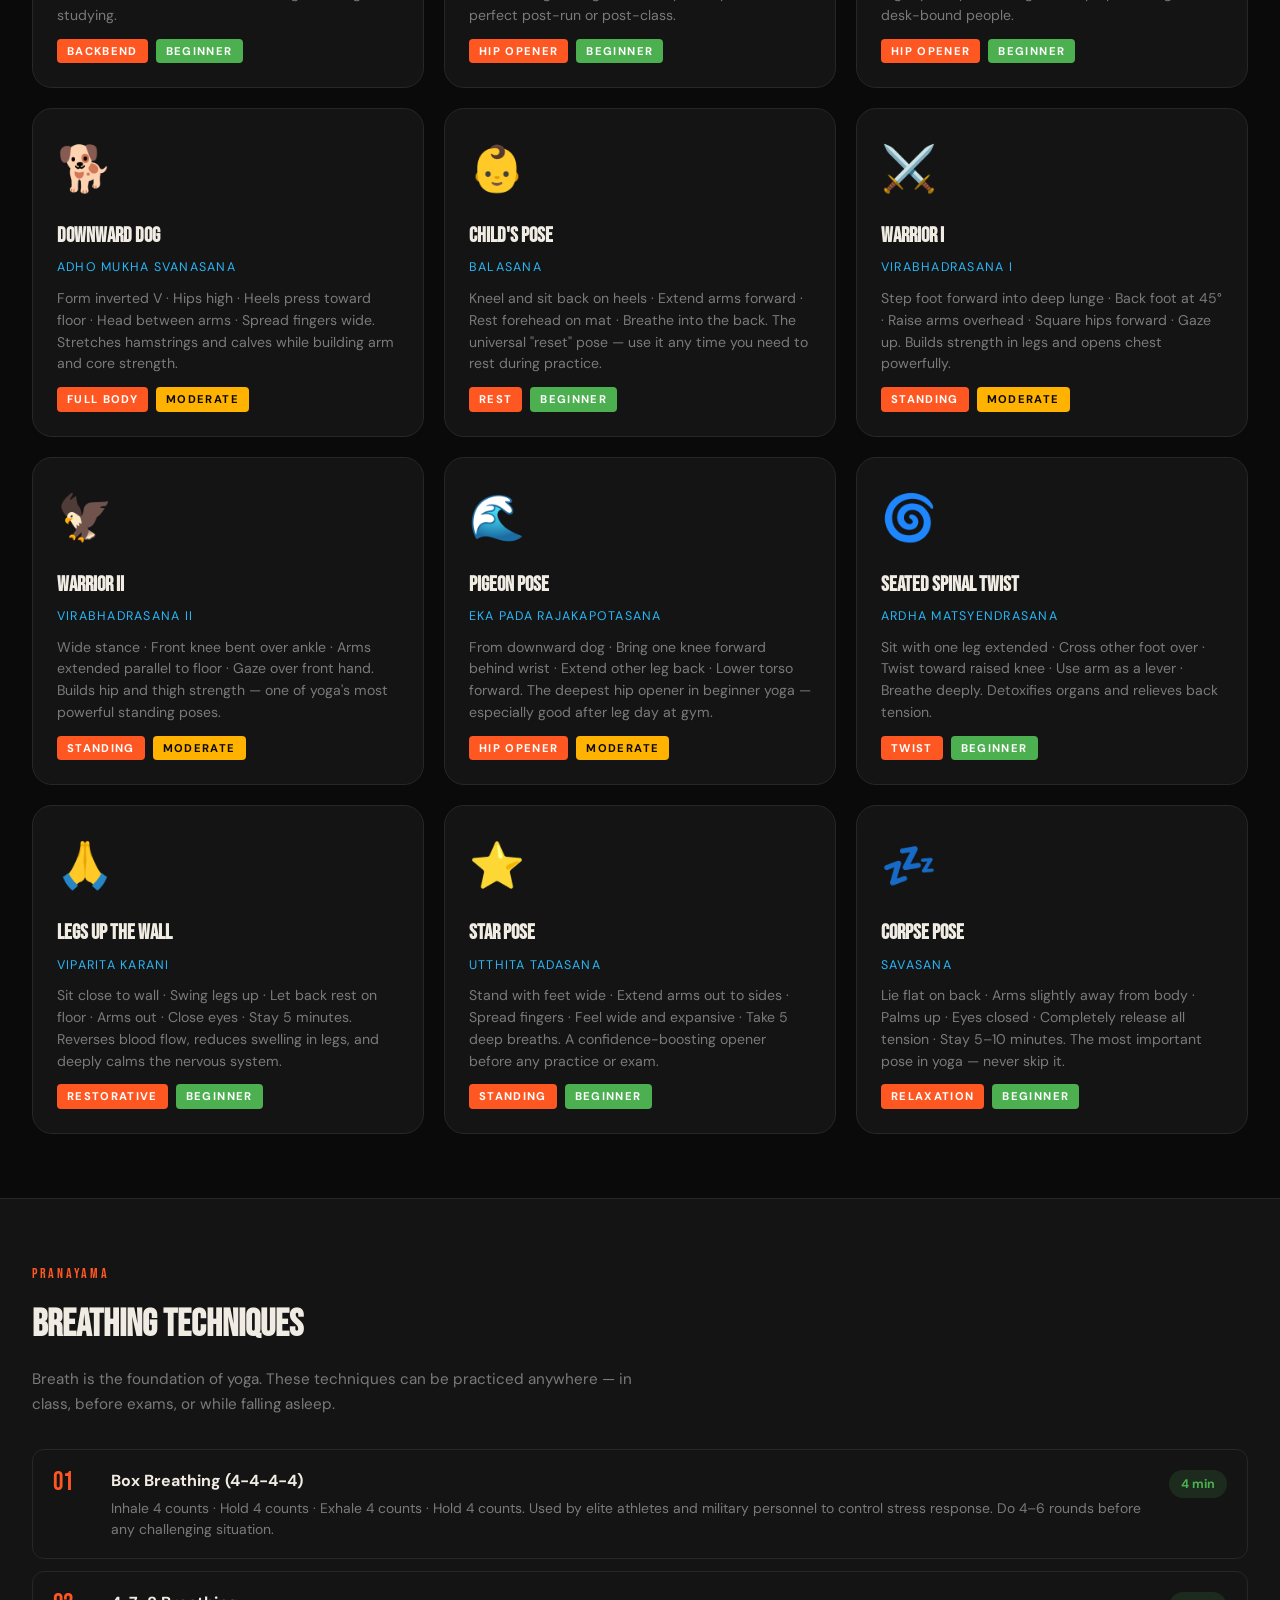
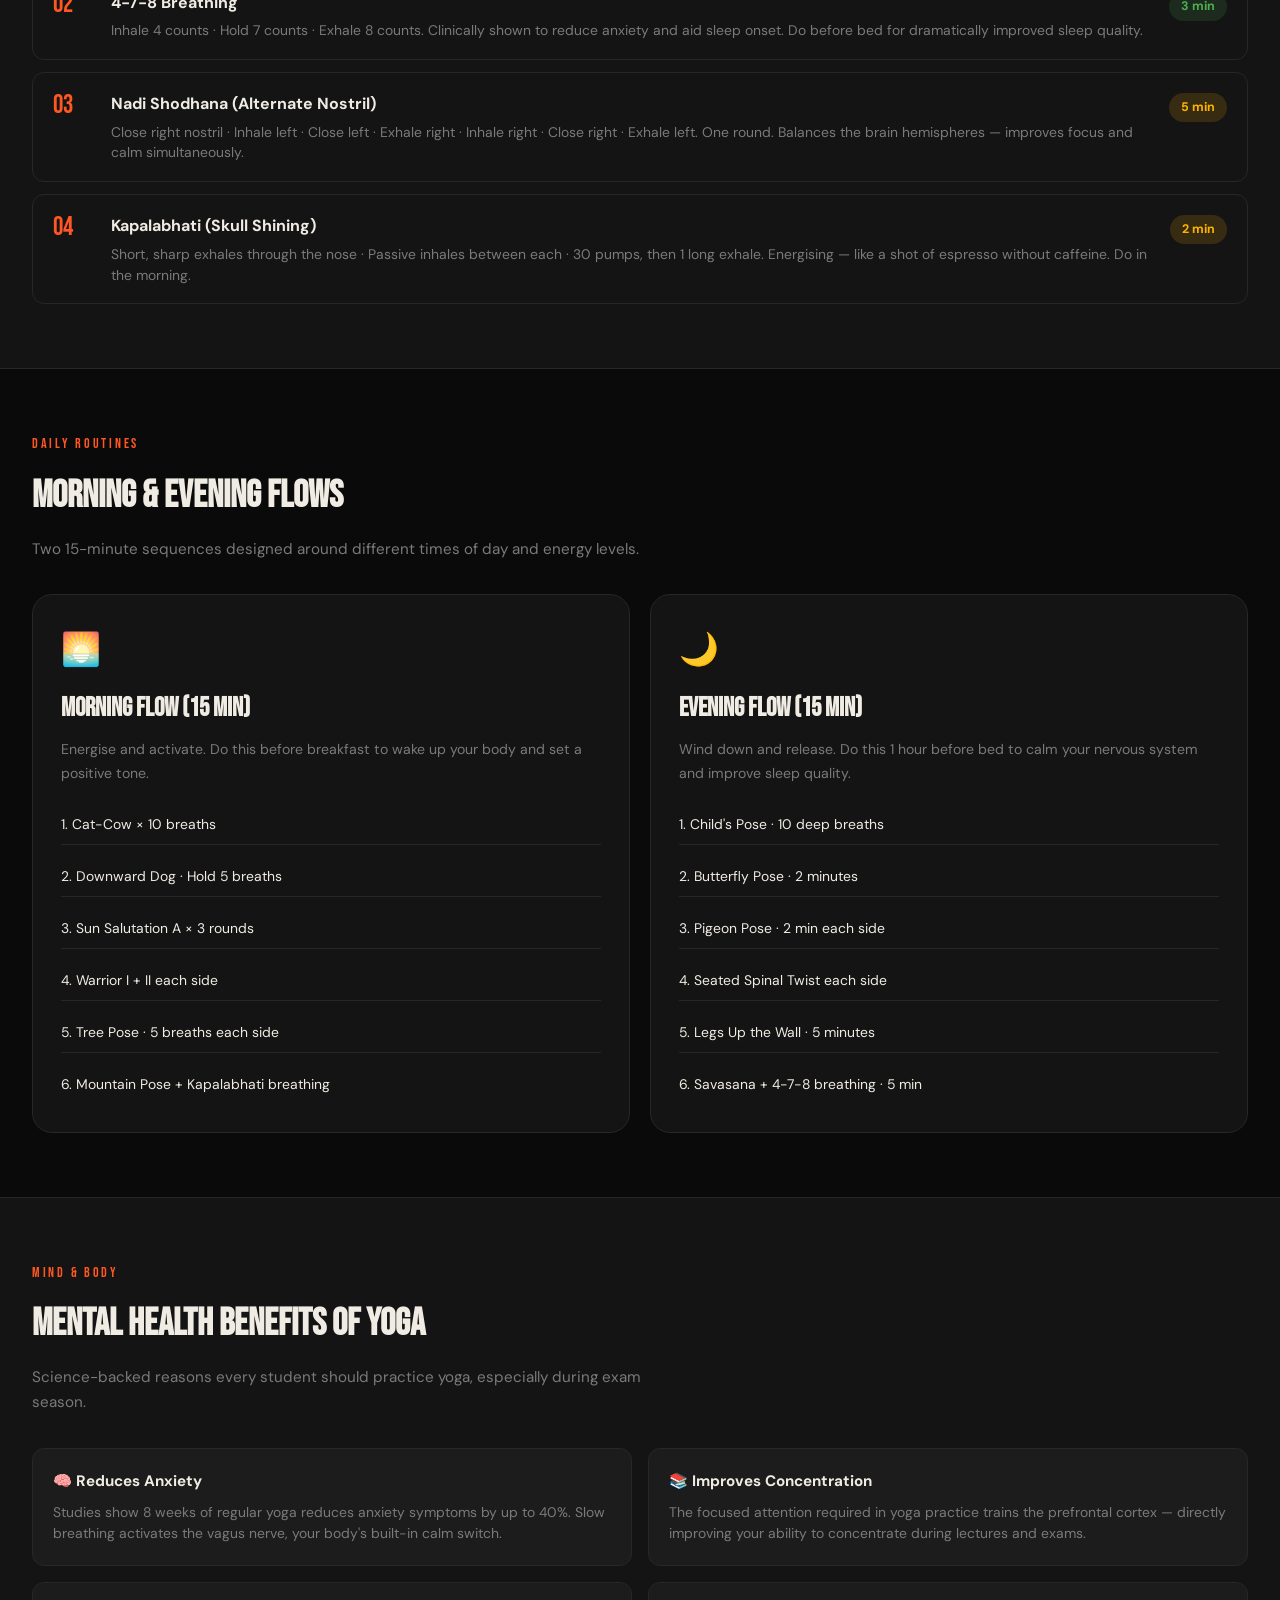
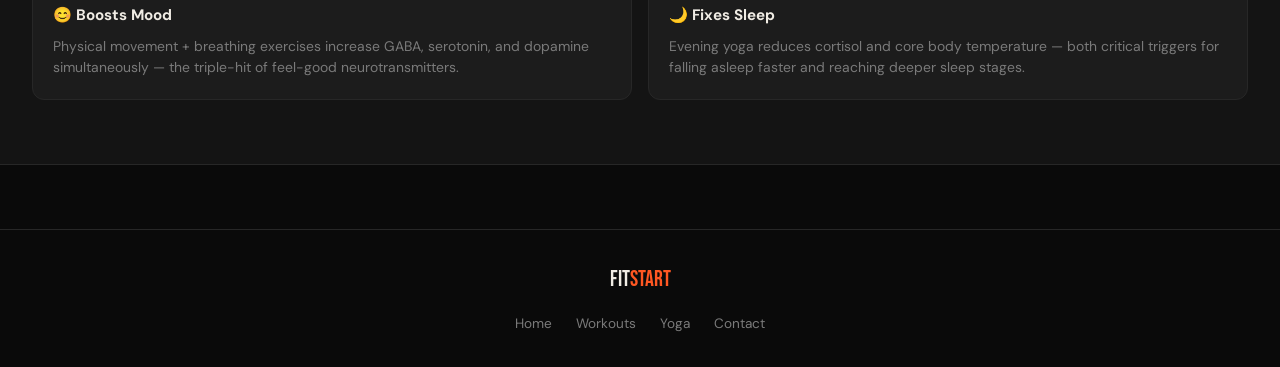
<file: yoga.html>
<!DOCTYPE html>
<html lang="en">
<head>
  <meta charset="UTF-8" />
  <meta name="viewport" content="width=device-width, initial-scale=1.0" />
  <title>Yoga &amp; Flexibility — FitStart</title>
  <link rel="stylesheet" href="style.css" />
</head>
<body>

<nav>
  <a href="index.html" class="nav-logo">Fit<span>Start</span></a>
  <ul class="nav-links">
    <li><a href="index.html">Home</a></li>
    <li><a href="workouts.html">Workouts</a></li>
    <li><a href="yoga.html" class="active">Yoga</a></li>
    <li><a href="contact.html">Contact</a></li>
  </ul>
  <button class="nav-toggle" aria-label="Toggle navigation"><span class="bar"></span><span class="bar"></span><span class="bar"></span></button>
</nav>

<a href="workouts.html" class="back-btn">
  <svg viewBox="0 0 24 24" fill="none" stroke="currentColor" stroke-width="2"><polyline points="15 18 9 12 15 6"/></svg>
  ⬅ Go Back to Workouts
</a>

<section class="page-hero">
  <h1>🧘 YOGA &amp; FLEXIBILITY</h1>
  <p>Calm the mind. Open the body. Yoga isn't just stretching — it's a complete system for strength, flexibility, breathing, and mental clarity. Perfect for beginners.</p>
</section>

<section class="section">
  <p class="section-label">Benefits</p>
  <h2 class="section-title">Why Every Fitness Plan Needs Yoga</h2>
  <p class="section-sub">Even 15 minutes of yoga daily produces measurable improvements in flexibility, posture, and stress levels within 4 weeks.</p>

  <div class="card-grid">
    <div class="card">
      <div class="card-icon">🌿</div>
      <div class="card-title">Improved Flexibility</div>
      <p class="card-body">Regular yoga lengthens muscles and connective tissue, dramatically reducing injury risk in your other workouts and daily life.</p>
    </div>
    <div class="card">
      <div class="card-icon">🧠</div>
      <div class="card-title">Stress Reduction</div>
      <p class="card-body">Controlled breathing activates the parasympathetic nervous system, lowering cortisol and helping you manage academic and life stress.</p>
    </div>
    <div class="card">
      <div class="card-icon">🏛️</div>
      <div class="card-title">Better Posture</div>
      <p class="card-body">Most students have tech neck and hunched shoulders from hours of screen time. Yoga directly corrects these postural imbalances.</p>
    </div>
    <div class="card">
      <div class="card-icon">💤</div>
      <div class="card-title">Better Sleep</div>
      <p class="card-body">An evening yoga practice lowers heart rate and body temperature — two key triggers for quality sleep. Crucial for exam periods.</p>
    </div>
    <div class="card">
      <div class="card-icon">💪</div>
      <div class="card-title">Core Strength</div>
      <p class="card-body">Many yoga poses require sustained core activation. Yoga practitioners often have exceptional core stability without doing a single crunch.</p>
    </div>
    <div class="card">
      <div class="card-icon">🫁</div>
      <div class="card-title">Breath Control</div>
      <p class="card-body">Pranayama (breathing techniques) improve lung capacity, focus, and mental clarity — skills that transfer to every area of life.</p>
    </div>
  </div>
</section>

<section class="section section-alt">
  <p class="section-label">Foundation Flow</p>
  <h2 class="section-title">Surya Namaskar (Sun Salutation)</h2>
  <p class="section-sub">The classic 12-pose sequence that warms up every muscle in the body. Do 3–5 rounds as your morning wake-up or workout warm-up. Takes about 5 minutes.</p>

  <div class="exercise-list">
    <div class="exercise-item">
      <div class="ex-num">01</div>
      <div class="ex-info">
        <h4>Pranamasana — Prayer Pose</h4>
        <p>Stand upright · Bring palms together at chest · Close eyes · Take 3 deep breaths. Centres your mind and sets your intention for the practice.</p>
      </div>
      <span class="ex-badge badge-beginner">3 breaths</span>
    </div>
    <div class="exercise-item">
      <div class="ex-num">02</div>
      <div class="ex-info">
        <h4>Hasta Uttanasana — Raised Arms</h4>
        <p>Inhale · Raise arms overhead · Arch back gently · Look up · Stretch through entire front body. Opens chest and stretches the abdomen.</p>
      </div>
      <span class="ex-badge badge-beginner">Inhale</span>
    </div>
    <div class="exercise-item">
      <div class="ex-num">03</div>
      <div class="ex-info">
        <h4>Hasta Padasana — Standing Forward Fold</h4>
        <p>Exhale · Fold forward from hips · Bring hands to floor beside feet · Let head hang heavy. Stretches entire back chain — hamstrings, back, neck.</p>
      </div>
      <span class="ex-badge badge-beginner">Exhale</span>
    </div>
    <div class="exercise-item">
      <div class="ex-num">04</div>
      <div class="ex-info">
        <h4>Ashwa Sanchalanasana — Equestrian Pose</h4>
        <p>Inhale · Step right foot back into lunge · Left knee bent 90° · Look up. Deep hip flexor stretch — great for those who sit all day.</p>
      </div>
      <span class="ex-badge badge-beginner">Inhale</span>
    </div>
    <div class="exercise-item">
      <div class="ex-num">05</div>
      <div class="ex-info">
        <h4>Dandasana — Plank</h4>
        <p>Exhale · Step left foot back · Body forms straight line · Core tight · Wrists under shoulders. Builds core and arm strength while completing the transition.</p>
      </div>
      <span class="ex-badge badge-beginner">Hold</span>
    </div>
    <div class="exercise-item">
      <div class="ex-num">06</div>
      <div class="ex-info">
        <h4>Ashtanga Namaskara — Eight-Limb Pose</h4>
        <p>Lower knees, chest, and chin to floor simultaneously · Hips stay up · Elbows stay close. A graceful beginner alternative to a full push-up lowering.</p>
      </div>
      <span class="ex-badge badge-beginner">Exhale</span>
    </div>
    <div class="exercise-item">
      <div class="ex-num">07</div>
      <div class="ex-info">
        <h4>Bhujangasana — Cobra Pose</h4>
        <p>Inhale · Press hands into floor · Lift chest and head · Elbows slightly bent · Look forward or up. Opens the chest, strengthens the spine, and stretches the abdomen.</p>
      </div>
      <span class="ex-badge badge-beginner">Inhale</span>
    </div>
    <div class="exercise-item">
      <div class="ex-num">08</div>
      <div class="ex-info">
        <h4>Adho Mukha Svanasana — Downward Dog</h4>
        <p>Exhale · Push hips up and back · Straighten legs · Press heels toward floor · Form an inverted V. One of yoga's most complete poses — stretches and strengthens simultaneously.</p>
      </div>
      <span class="ex-badge badge-beginner">5 breaths</span>
    </div>
  </div>
  <p style="color:var(--muted);font-size:0.88rem;margin-top:20px;">Complete the sequence by mirroring steps 4→1 on the left side. That's one full round.</p>
</section>

<section class="section">
  <p class="section-label">Core Poses</p>
  <h2 class="section-title">15 Essential Beginner Poses</h2>
  <p class="section-sub">Master these and you'll have the foundation to follow any beginner yoga class or routine.</p>

  <div class="yoga-grid">
    <div class="yoga-card">
      <span class="yoga-card__emoji">🧘</span>
      <h3>Mountain Pose</h3>
      <span class="yoga-card__sanskrit">Tadasana</span>
      <p>Stand tall with feet hip-width · Arms at sides · Ground through all four corners of each foot · Shoulders back and down. The foundation of all standing poses — deceptively powerful.</p>
      <div class="yoga-card__meta">
        <span class="tag">Standing</span>
        <span class="tag green">Beginner</span>
      </div>
    </div>
    <div class="yoga-card">
      <span class="yoga-card__emoji">🌳</span>
      <h3>Tree Pose</h3>
      <span class="yoga-card__sanskrit">Vrikshasana</span>
      <p>Stand on one foot · Place other foot on inner thigh or calf (not knee) · Bring palms to chest · Balance · Breathe. Builds single-leg balance and focus simultaneously.</p>
      <div class="yoga-card__meta">
        <span class="tag">Balance</span>
        <span class="tag green">Beginner</span>
      </div>
    </div>
    <div class="yoga-card">
      <span class="yoga-card__emoji">🐱</span>
      <h3>Cat-Cow</h3>
      <span class="yoga-card__sanskrit">Marjaryasana-Bitilasana</span>
      <p>On all fours · Inhale: arch back, lift head (Cow) · Exhale: round spine, tuck chin (Cat) · Repeat slowly. Incredible for spinal mobility and lower back pain relief.</p>
      <div class="yoga-card__meta">
        <span class="tag">Spine</span>
        <span class="tag green">Beginner</span>
      </div>
    </div>
    <div class="yoga-card">
      <span class="yoga-card__emoji">🐍</span>
      <h3>Cobra Pose</h3>
      <span class="yoga-card__sanskrit">Bhujangasana</span>
      <p>Lie face down · Place palms by shoulders · Inhale and lift chest · Elbows soft · Look forward. Counteracts all the forward rounding of sitting and studying.</p>
      <div class="yoga-card__meta">
        <span class="tag">Backbend</span>
        <span class="tag green">Beginner</span>
      </div>
    </div>
    <div class="yoga-card">
      <span class="yoga-card__emoji">🌉</span>
      <h3>Bridge Pose</h3>
      <span class="yoga-card__sanskrit">Setu Bandhasana</span>
      <p>Lie on back · Knees bent · Feet flat · Press into floor and lift hips · Squeeze glutes · Clasp hands under back. Strengthens glutes and opens hip flexors — perfect post-run or post-class.</p>
      <div class="yoga-card__meta">
        <span class="tag">Hip Opener</span>
        <span class="tag green">Beginner</span>
      </div>
    </div>
    <div class="yoga-card">
      <span class="yoga-card__emoji">🦋</span>
      <h3>Butterfly Pose</h3>
      <span class="yoga-card__sanskrit">Baddha Konasana</span>
      <p>Sit on floor · Bring soles of feet together · Hold feet · Gently press knees toward floor · Fold forward slightly. Deep inner thigh and hip opener — great for desk-bound people.</p>
      <div class="yoga-card__meta">
        <span class="tag">Hip Opener</span>
        <span class="tag green">Beginner</span>
      </div>
    </div>
    <div class="yoga-card">
      <span class="yoga-card__emoji">🐕</span>
      <h3>Downward Dog</h3>
      <span class="yoga-card__sanskrit">Adho Mukha Svanasana</span>
      <p>Form inverted V · Hips high · Heels press toward floor · Head between arms · Spread fingers wide. Stretches hamstrings and calves while building arm and core strength.</p>
      <div class="yoga-card__meta">
        <span class="tag">Full Body</span>
        <span class="tag yellow">Moderate</span>
      </div>
    </div>
    <div class="yoga-card">
      <span class="yoga-card__emoji">👶</span>
      <h3>Child's Pose</h3>
      <span class="yoga-card__sanskrit">Balasana</span>
      <p>Kneel and sit back on heels · Extend arms forward · Rest forehead on mat · Breathe into the back. The universal "reset" pose — use it any time you need to rest during practice.</p>
      <div class="yoga-card__meta">
        <span class="tag">Rest</span>
        <span class="tag green">Beginner</span>
      </div>
    </div>
    <div class="yoga-card">
      <span class="yoga-card__emoji">⚔️</span>
      <h3>Warrior I</h3>
      <span class="yoga-card__sanskrit">Virabhadrasana I</span>
      <p>Step foot forward into deep lunge · Back foot at 45° · Raise arms overhead · Square hips forward · Gaze up. Builds strength in legs and opens chest powerfully.</p>
      <div class="yoga-card__meta">
        <span class="tag">Standing</span>
        <span class="tag yellow">Moderate</span>
      </div>
    </div>
    <div class="yoga-card">
      <span class="yoga-card__emoji">🦅</span>
      <h3>Warrior II</h3>
      <span class="yoga-card__sanskrit">Virabhadrasana II</span>
      <p>Wide stance · Front knee bent over ankle · Arms extended parallel to floor · Gaze over front hand. Builds hip and thigh strength — one of yoga's most powerful standing poses.</p>
      <div class="yoga-card__meta">
        <span class="tag">Standing</span>
        <span class="tag yellow">Moderate</span>
      </div>
    </div>
    <div class="yoga-card">
      <span class="yoga-card__emoji">🌊</span>
      <h3>Pigeon Pose</h3>
      <span class="yoga-card__sanskrit">Eka Pada Rajakapotasana</span>
      <p>From downward dog · Bring one knee forward behind wrist · Extend other leg back · Lower torso forward. The deepest hip opener in beginner yoga — especially good after leg day at gym.</p>
      <div class="yoga-card__meta">
        <span class="tag">Hip Opener</span>
        <span class="tag yellow">Moderate</span>
      </div>
    </div>
    <div class="yoga-card">
      <span class="yoga-card__emoji">🌀</span>
      <h3>Seated Spinal Twist</h3>
      <span class="yoga-card__sanskrit">Ardha Matsyendrasana</span>
      <p>Sit with one leg extended · Cross other foot over · Twist toward raised knee · Use arm as a lever · Breathe deeply. Detoxifies organs and relieves back tension.</p>
      <div class="yoga-card__meta">
        <span class="tag">Twist</span>
        <span class="tag green">Beginner</span>
      </div>
    </div>
    <div class="yoga-card">
      <span class="yoga-card__emoji">🙏</span>
      <h3>Legs Up the Wall</h3>
      <span class="yoga-card__sanskrit">Viparita Karani</span>
      <p>Sit close to wall · Swing legs up · Let back rest on floor · Arms out · Close eyes · Stay 5 minutes. Reverses blood flow, reduces swelling in legs, and deeply calms the nervous system.</p>
      <div class="yoga-card__meta">
        <span class="tag">Restorative</span>
        <span class="tag green">Beginner</span>
      </div>
    </div>
    <div class="yoga-card">
      <span class="yoga-card__emoji">⭐</span>
      <h3>Star Pose</h3>
      <span class="yoga-card__sanskrit">Utthita Tadasana</span>
      <p>Stand with feet wide · Extend arms out to sides · Spread fingers · Feel wide and expansive · Take 5 deep breaths. A confidence-boosting opener before any practice or exam.</p>
      <div class="yoga-card__meta">
        <span class="tag">Standing</span>
        <span class="tag green">Beginner</span>
      </div>
    </div>
    <div class="yoga-card">
      <span class="yoga-card__emoji">💤</span>
      <h3>Corpse Pose</h3>
      <span class="yoga-card__sanskrit">Savasana</span>
      <p>Lie flat on back · Arms slightly away from body · Palms up · Eyes closed · Completely release all tension · Stay 5–10 minutes. The most important pose in yoga — never skip it.</p>
      <div class="yoga-card__meta">
        <span class="tag">Relaxation</span>
        <span class="tag green">Beginner</span>
      </div>
    </div>
  </div>
</section>
<section class="section section-alt">
  <p class="section-label">Pranayama</p>
  <h2 class="section-title">Breathing Techniques</h2>
  <p class="section-sub">Breath is the foundation of yoga. These techniques can be practiced anywhere — in class, before exams, or while falling asleep.</p>

  <div class="exercise-list">
    <div class="exercise-item">
      <div class="ex-num">01</div>
      <div class="ex-info">
        <h4>Box Breathing (4-4-4-4)</h4>
        <p>Inhale 4 counts · Hold 4 counts · Exhale 4 counts · Hold 4 counts. Used by elite athletes and military personnel to control stress response. Do 4–6 rounds before any challenging situation.</p>
      </div>
      <span class="ex-badge badge-beginner">4 min</span>
    </div>
    <div class="exercise-item">
      <div class="ex-num">02</div>
      <div class="ex-info">
        <h4>4-7-8 Breathing</h4>
        <p>Inhale 4 counts · Hold 7 counts · Exhale 8 counts. Clinically shown to reduce anxiety and aid sleep onset. Do before bed for dramatically improved sleep quality.</p>
      </div>
      <span class="ex-badge badge-beginner">3 min</span>
    </div>
    <div class="exercise-item">
      <div class="ex-num">03</div>
      <div class="ex-info">
        <h4>Nadi Shodhana (Alternate Nostril)</h4>
        <p>Close right nostril · Inhale left · Close left · Exhale right · Inhale right · Close right · Exhale left. One round. Balances the brain hemispheres — improves focus and calm simultaneously.</p>
      </div>
      <span class="ex-badge badge-intermediate">5 min</span>
    </div>
    <div class="exercise-item">
      <div class="ex-num">04</div>
      <div class="ex-info">
        <h4>Kapalabhati (Skull Shining)</h4>
        <p>Short, sharp exhales through the nose · Passive inhales between each · 30 pumps, then 1 long exhale. Energising — like a shot of espresso without caffeine. Do in the morning.</p>
      </div>
      <span class="ex-badge badge-intermediate">2 min</span>
    </div>
  </div>
</section>

<section class="section">
  <p class="section-label">Daily Routines</p>
  <h2 class="section-title">Morning &amp; Evening Flows</h2>
  <p class="section-sub">Two 15-minute sequences designed around different times of day and energy levels.</p>

  <div class="grid-2">
    <div style="background:var(--surface);border:1px solid var(--border);border-radius:var(--radius-lg);padding:28px;">
      <div style="font-size:2rem;margin-bottom:12px;">🌅</div>
      <h3 style="font-family:var(--font-display);font-size:1.6rem;margin-bottom:8px;">Morning Flow (15 min)</h3>
      <p style="color:var(--muted);font-size:0.88rem;margin-bottom:20px;">Energise and activate. Do this before breakfast to wake up your body and set a positive tone.</p>
      <div class="exercise-list">
        <div style="padding:8px 0;border-bottom:1px solid var(--border);font-size:0.87rem;">1. Cat-Cow × 10 breaths</div>
        <div style="padding:8px 0;border-bottom:1px solid var(--border);font-size:0.87rem;">2. Downward Dog · Hold 5 breaths</div>
        <div style="padding:8px 0;border-bottom:1px solid var(--border);font-size:0.87rem;">3. Sun Salutation A × 3 rounds</div>
        <div style="padding:8px 0;border-bottom:1px solid var(--border);font-size:0.87rem;">4. Warrior I + II each side</div>
        <div style="padding:8px 0;border-bottom:1px solid var(--border);font-size:0.87rem;">5. Tree Pose · 5 breaths each side</div>
        <div style="padding:8px 0;font-size:0.87rem;">6. Mountain Pose + Kapalabhati breathing</div>
      </div>
    </div>
    <div style="background:var(--surface);border:1px solid var(--border);border-radius:var(--radius-lg);padding:28px;">
      <div style="font-size:2rem;margin-bottom:12px;">🌙</div>
      <h3 style="font-family:var(--font-display);font-size:1.6rem;margin-bottom:8px;">Evening Flow (15 min)</h3>
      <p style="color:var(--muted);font-size:0.88rem;margin-bottom:20px;">Wind down and release. Do this 1 hour before bed to calm your nervous system and improve sleep quality.</p>
      <div class="exercise-list">
        <div style="padding:8px 0;border-bottom:1px solid var(--border);font-size:0.87rem;">1. Child's Pose · 10 deep breaths</div>
        <div style="padding:8px 0;border-bottom:1px solid var(--border);font-size:0.87rem;">2. Butterfly Pose · 2 minutes</div>
        <div style="padding:8px 0;border-bottom:1px solid var(--border);font-size:0.87rem;">3. Pigeon Pose · 2 min each side</div>
        <div style="padding:8px 0;border-bottom:1px solid var(--border);font-size:0.87rem;">4. Seated Spinal Twist each side</div>
        <div style="padding:8px 0;border-bottom:1px solid var(--border);font-size:0.87rem;">5. Legs Up the Wall · 5 minutes</div>
        <div style="padding:8px 0;font-size:0.87rem;">6. Savasana + 4-7-8 breathing · 5 min</div>
      </div>
    </div>
  </div>
</section>

<section class="section section-alt">
  <p class="section-label">Mind &amp; Body</p>
  <h2 class="section-title">Mental Health Benefits of Yoga</h2>
  <p class="section-sub">Science-backed reasons every student should practice yoga, especially during exam season.</p>

  <div class="tips-grid">
    <div class="tip-card">
      <h4>🧠 Reduces Anxiety</h4>
      <p>Studies show 8 weeks of regular yoga reduces anxiety symptoms by up to 40%. Slow breathing activates the vagus nerve, your body's built-in calm switch.</p>
    </div>
    <div class="tip-card">
      <h4>📚 Improves Concentration</h4>
      <p>The focused attention required in yoga practice trains the prefrontal cortex — directly improving your ability to concentrate during lectures and exams.</p>
    </div>
    <div class="tip-card">
      <h4>😊 Boosts Mood</h4>
      <p>Physical movement + breathing exercises increase GABA, serotonin, and dopamine simultaneously — the triple-hit of feel-good neurotransmitters.</p>
    </div>
    <div class="tip-card">
      <h4>🌙 Fixes Sleep</h4>
      <p>Evening yoga reduces cortisol and core body temperature — both critical triggers for falling asleep faster and reaching deeper sleep stages.</p>
    </div>
  </div>
</section>

<footer>
  <div class="footer-logo">Fit<span>Start</span></div>
  <div class="footer-links">
    <a href="index.html">Home</a>
    <a href="workouts.html">Workouts</a>
    <a href="yoga.html">Yoga</a>
    <a href="contact.html">Contact</a>
  </div>
</footer>

<script src="script.js"></script>
</body>
</html>
</file>
<file: style.css>
@import url('https://fonts.googleapis.com/css2?family=Bebas+Neue&family=DM+Sans:ital,wght@0,300;0,400;0,500;0,700;1,400&display=swap');

:root {
  --bg:         #0a0a0a;
  --surface:    #141414;
  --surface2:   #1c1c1c;
  --surface3:   #242424;
  --border:     #272727;
  --accent:     #ff5722;
  --accent-dim: rgba(255,87,34,0.12);
  --accent2:    #ffb300;
  --text:       #f0ece4;
  --muted:      #7a7a7a;
  --green:      #4caf50;
  --blue:       #29b6f6;
  --radius:     12px;
  --radius-lg:  20px;
  --transition: 0.25s cubic-bezier(.4,0,.2,1);
  --font-display: 'Bebas Neue', sans-serif;
  --font-body:    'DM Sans', sans-serif;
  --max-w:      1200px;
}

*, *::before, *::after { box-sizing: border-box; margin: 0; padding: 0; }
html { scroll-behavior: smooth; }
body {
  background: var(--bg);
  color: var(--text);
  font-family: var(--font-body);
  font-size: 16px;
  line-height: 1.65;
  min-height: 100vh;
  overflow-x: hidden;
}
a { color: inherit; text-decoration: none; }
img { max-width: 100%; display: block; border-radius: var(--radius); }
ul { list-style: none; }

body::before {
  content: '';
  position: fixed;
  inset: 0;
  background-image: url("data:image/svg+xml,%3Csvg viewBox='0 0 200 200' xmlns='http://www.w3.org/2000/svg'%3E%3Cfilter id='n'%3E%3CfeTurbulence type='fractalNoise' baseFrequency='0.9' numOctaves='4' stitchTiles='stitch'/%3E%3C/filter%3E%3Crect width='100%25' height='100%25' filter='url(%23n)' opacity='1'/%3E%3C/svg%3E");
  opacity: 0.025;
  pointer-events: none;
  z-index: 9999;
}
.container { max-width: var(--max-w); margin: 0 auto; padding: 0 24px; }

.tag {
  display: inline-block;
  background: var(--accent);
  color: #fff;
  font-size: 0.7rem;
  font-weight: 700;
  letter-spacing: 0.12em;
  text-transform: uppercase;
  padding: 3px 10px;
  border-radius: 4px;
}
.tag.green  { background: var(--green); }
.tag.blue   { background: var(--blue); color: #0a0a0a; }
.tag.yellow { background: var(--accent2); color: #0a0a0a; }

.section-label {
  font-family: var(--font-display);
  font-size: 0.85rem;
  letter-spacing: 0.2em;
  color: var(--accent);
  text-transform: uppercase;
  margin-bottom: 8px;
  display: block;
}
.mt-32 { margin-top: 32px; }
.nav {
  position: sticky; top: 0; z-index: 100;
  background: rgba(10,10,10,0.93);
  backdrop-filter: blur(14px);
  border-bottom: 1px solid var(--border);
}
.nav__inner { display: flex; align-items: center; justify-content: space-between; height: 64px; }
.nav__logo { font-family: var(--font-display); font-size: 1.8rem; letter-spacing: 0.04em; color: var(--text); }
.nav__logo span { color: var(--accent); }
.nav__links { display: flex; gap: 32px; align-items: center; }
.nav__links a {
  font-size: 0.88rem; font-weight: 500; color: var(--muted);
  letter-spacing: 0.06em; text-transform: uppercase;
  transition: color var(--transition); position: relative;
}
.nav__links a::after {
  content: ''; position: absolute; left: 0; bottom: -4px;
  width: 0; height: 2px; background: var(--accent);
  transition: width var(--transition);
}
.nav__links a:hover, .nav__links a.active { color: var(--text); }
.nav__links a:hover::after, .nav__links a.active::after { width: 100%; }
.nav__burger {
  display: none; flex-direction: column; gap: 5px;
  cursor: pointer; background: none; border: none; padding: 4px;
}
.nav__burger span { width: 24px; height: 2px; background: var(--text); border-radius: 2px; transition: var(--transition); display: block; }
.nav__mobile {
  display: none; flex-direction: column; gap: 0;
  background: var(--surface); border-top: 1px solid var(--border); padding: 12px 0;
}
.nav__mobile a {
  padding: 12px 24px; font-size: 0.9rem; font-weight: 500; color: var(--muted);
  text-transform: uppercase; letter-spacing: 0.06em;
  transition: color var(--transition), background var(--transition);
}
.nav__mobile a:hover { color: var(--text); background: var(--surface2); }
.nav__mobile.open { display: flex; }
nav:not(.nav) {
  position: sticky; top: 0; z-index: 100;
  display: flex; align-items: center; justify-content: space-between;
  height: 64px; padding: 0 32px;
  background: rgba(10,10,10,0.93);
  backdrop-filter: blur(14px);
  border-bottom: 1px solid var(--border);
}
.nav-logo { font-family: var(--font-display); font-size: 1.7rem; letter-spacing: 0.04em; color: var(--text); }
.nav-logo span { color: var(--accent); }
.nav-links { display: flex; gap: 28px; align-items: center; }
.nav-links a {
  font-size: 0.85rem; font-weight: 500; color: var(--muted);
  letter-spacing: 0.06em; text-transform: uppercase;
  transition: color var(--transition); position: relative;
}
.nav-links a::after {
  content: ''; position: absolute; left: 0; bottom: -4px;
  width: 0; height: 2px; background: var(--accent);
  transition: width var(--transition);
}
.nav-links a:hover, .nav-links a.active { color: var(--text); }
.nav-links a:hover::after, .nav-links a.active::after { width: 100%; }
.nav-toggle { display: none; flex-direction: column; gap: 5px; cursor: pointer; background: none; border: none; padding: 4px; }
.bar { width: 22px; height: 2px; background: var(--text); border-radius: 2px; display: block; }

.back-btn {
  display: inline-flex; align-items: center; gap: 8px;
  margin: 20px 32px;
  padding: 9px 18px;
  background: var(--surface); border: 1px solid var(--border);
  border-radius: 8px; font-size: 0.85rem; font-weight: 500; color: var(--muted);
  transition: all var(--transition);
}
.back-btn svg { width: 16px; height: 16px; }
.back-btn:hover { background: var(--surface2); color: var(--text); border-color: var(--accent); }

.go-back {
  display: inline-flex; align-items: center; gap: 8px;
  margin: 28px 0 0; padding: 9px 18px;
  background: var(--surface2); border: 1px solid var(--border);
  border-radius: 8px; font-size: 0.85rem; font-weight: 500; color: var(--muted);
  cursor: pointer; transition: all var(--transition);
}
.go-back:hover { background: var(--surface); color: var(--text); border-color: var(--accent); }

.hero { min-height: 92vh; display: flex; align-items: center; position: relative; overflow: hidden; }
.hero::before {
  content: ''; position: absolute; inset: 0;
  background: radial-gradient(ellipse 60% 70% at 70% 50%, rgba(255,87,34,0.13) 0%, transparent 70%);
  pointer-events: none;
}
.hero__grid {
  display: grid; grid-template-columns: 1fr 1fr;
  align-items: center; gap: 60px; width: 100%; padding: 80px 0;
}
.hero__eyebrow {
  display: inline-flex; align-items: center; gap: 8px;
  background: rgba(255,87,34,0.1); border: 1px solid rgba(255,87,34,0.25);
  border-radius: 99px; padding: 5px 14px;
  font-size: 0.8rem; font-weight: 600; color: var(--accent);
  text-transform: uppercase; letter-spacing: 0.08em; margin-bottom: 24px;
}
.hero__eyebrow span { width: 6px; height: 6px; border-radius: 50%; background: var(--accent); animation: pulse 1.5s infinite; }
@keyframes pulse { 0%,100% { opacity:1; transform:scale(1); } 50% { opacity:0.4; transform:scale(1.5); } }
.hero h1 { font-family: var(--font-display); font-size: clamp(3.5rem,7vw,6.5rem); line-height: 0.95; letter-spacing: 0.01em; margin-bottom: 24px; }
.hero h1 .accent { color: var(--accent); display: block; }
.hero p { font-size: 1.1rem; color: var(--muted); max-width: 440px; margin-bottom: 36px; }
.hero__ctas { display: flex; gap: 14px; flex-wrap: wrap; }
.hero__visual { display: flex; flex-direction: column; gap: 14px; }
.hero__stat-card {
  background: var(--surface); border: 1px solid var(--border);
  border-radius: var(--radius-lg); padding: 20px 24px;
  animation: floatUp 3s ease-in-out infinite;
}
.hero__stat-card:nth-child(2) { animation-delay: 1s; margin-left: 32px; }
.hero__stat-card:nth-child(3) { animation-delay: 2s; }
@keyframes floatUp { 0%,100% { transform:translateY(0); } 50% { transform:translateY(-8px); } }
.hero__stat-card .label { font-size: 0.78rem; color: var(--muted); text-transform: uppercase; letter-spacing: 0.1em; margin-bottom: 4px; }
.hero__stat-card .value { font-family: var(--font-display); font-size: 2.2rem; color: var(--accent); line-height: 1; }
.hero__stat-card .sub { font-size: 0.82rem; color: var(--muted); margin-top: 2px; }

.page-hero {
  padding: 56px 32px 40px;
  border-bottom: 1px solid var(--border);
  margin-bottom: 0;
  background: linear-gradient(135deg, var(--surface) 0%, var(--bg) 100%);
}
.page-hero h1 {
  font-family: var(--font-display);
  font-size: clamp(2.6rem,6vw,4.5rem);
  letter-spacing: 0.02em; line-height: 1;
  margin-bottom: 14px;
}
.page-hero p { font-size: 1rem; color: var(--muted); max-width: 580px; }

.features-strip { border-top: 1px solid var(--border); border-bottom: 1px solid var(--border); padding: 18px 0; }
.features-strip__inner { display: flex; gap: 40px; align-items: center; flex-wrap: wrap; }
.feature-item { display: flex; align-items: center; gap: 10px; font-size: 0.87rem; font-weight: 500; color: var(--muted); }

.section { padding: 64px 32px; }
.section-alt { background: var(--surface); border-top: 1px solid var(--border); border-bottom: 1px solid var(--border); }

.section-heading { text-align: center; margin-bottom: 48px; }
.section-heading h2 { font-family: var(--font-display); font-size: clamp(2rem,4vw,3rem); line-height: 1.05; margin-top: 8px; }
.section-heading h2 span { color: var(--accent); }
.section-heading p { color: var(--muted); font-size: 0.97rem; max-width: 520px; margin: 12px auto 0; }

.section-title { font-family: var(--font-display); font-size: clamp(1.8rem,3vw,2.6rem); margin-bottom: 10px; }
.section-sub { color: var(--muted); font-size: 0.95rem; margin-bottom: 32px; max-width: 640px; }

.grid-2 { display: grid; grid-template-columns: 1fr 1fr; gap: 20px; }
.grid-3 { display: grid; grid-template-columns: repeat(3,1fr); gap: 20px; }
.grid-4 { display: grid; grid-template-columns: repeat(4,1fr); gap: 18px; }

.btn {
  display: inline-flex; align-items: center; gap: 8px;
  padding: 13px 28px; border-radius: var(--radius);
  font-family: var(--font-body); font-size: 0.9rem; font-weight: 700;
  letter-spacing: 0.04em; text-transform: uppercase;
  cursor: pointer; border: none; transition: all var(--transition);
}
.btn-primary { background: var(--accent); color: #fff; }
.btn-primary:hover { background: #e64a19; transform: translateY(-2px); box-shadow: 0 8px 24px rgba(255,87,34,0.4); }
.btn-outline { background: transparent; color: var(--text); border: 1.5px solid var(--border); }
.btn-outline:hover { border-color: var(--accent); color: var(--accent); }
.btn-ghost { background: transparent; color: var(--muted); border: 1px solid var(--border); }
.btn-ghost:hover { color: var(--text); border-color: var(--border); }
.btn-primary-sm {
  display: inline-block; padding: 10px 22px;
  background: var(--accent); color: #fff;
  border-radius: 8px; font-size: 0.85rem; font-weight: 700;
  letter-spacing: 0.04em; text-transform: uppercase;
  transition: all var(--transition);
}
.btn-primary-sm:hover { background: #e64a19; transform: translateY(-2px); }

.card {
  background: var(--surface); border: 1px solid var(--border);
  border-radius: var(--radius-lg); padding: 24px;
  transition: all var(--transition);
}
.card:hover { border-color: var(--accent); transform: translateY(-4px); box-shadow: 0 12px 32px rgba(0,0,0,0.5); }
.card__icon { font-size: 2rem; margin-bottom: 12px; display: block; }
.card h3 { font-family: var(--font-display); font-size: 1.3rem; margin-bottom: 8px; }
.card p { color: var(--muted); font-size: 0.88rem; line-height: 1.6; }

.card-grid { display: grid; grid-template-columns: repeat(3,1fr); gap: 18px; }
.card-icon { font-size: 2rem; margin-bottom: 12px; }
.card-title { font-family: var(--font-display); font-size: 1.25rem; margin-bottom: 8px; }
.card-body { color: var(--muted); font-size: 0.88rem; line-height: 1.6; }

.plan-card {
  background: var(--surface); border: 1px solid var(--border);
  border-radius: var(--radius-lg); overflow: hidden;
  transition: all var(--transition); display: block;
}
.plan-card:hover { border-color: var(--accent); transform: translateY(-4px); }
.plan-card__header { padding: 20px 24px 16px; border-bottom: 1px solid var(--border); display: flex; align-items: center; gap: 14px; }
.plan-card__icon { width: 44px; height: 44px; border-radius: 10px; background: var(--accent-dim); display: flex; align-items: center; justify-content: center; font-size: 1.3rem; flex-shrink: 0; }
.plan-card__title { font-family: var(--font-display); font-size: 1.3rem; letter-spacing: 0.03em; }
.plan-card__sub { font-size: 0.8rem; color: var(--muted); }
.plan-card__body { padding: 20px 24px; }
.plan-card__body li { display: flex; align-items: flex-start; gap: 10px; padding: 8px 0; border-bottom: 1px solid var(--border); font-size: 0.9rem; }
.plan-card__body li:last-child { border-bottom: none; }
.plan-card__body li::before { content: '▸'; color: var(--accent); flex-shrink: 0; margin-top: 1px; }

.week-grid { display: grid; grid-template-columns: repeat(7,1fr); gap: 10px; }
.day-card {
  background: var(--surface); border: 1px solid var(--border);
  border-radius: var(--radius); padding: 16px 10px; text-align: center;
  transition: all var(--transition);
}
.day-card:hover { border-color: var(--accent); transform: translateY(-3px); }
.day-card.rest { opacity: 0.55; }
.day-card__day { font-family: var(--font-display); font-size: 0.95rem; letter-spacing: 0.1em; color: var(--accent); margin-bottom: 8px; }
.day-card__emoji { font-size: 1.6rem; margin-bottom: 6px; }
.day-card__label { font-size: 0.76rem; color: var(--muted); font-weight: 500; line-height: 1.3; }

.exercise-list { display: flex; flex-direction: column; gap: 12px; }
.exercise-item {
  display: flex; align-items: flex-start; gap: 18px;
  background: var(--surface); border: 1px solid var(--border);
  border-radius: var(--radius); padding: 18px 20px;
  transition: all var(--transition);
}
.exercise-item:hover { border-color: var(--accent); background: var(--surface2); }
.ex-num {
  font-family: var(--font-display); font-size: 1.6rem; color: var(--accent);
  min-width: 40px; line-height: 1; padding-top: 2px;
}
.ex-info { flex: 1; }
.ex-info h4 { font-size: 1rem; font-weight: 700; margin-bottom: 4px; }
.ex-info p { font-size: 0.87rem; color: var(--muted); line-height: 1.5; }
.ex-badge {
  display: inline-block; padding: 4px 12px; border-radius: 20px;
  font-size: 0.78rem; font-weight: 700; white-space: nowrap;
  flex-shrink: 0; margin-top: 2px;
}
.badge-beginner    { background: rgba(76,175,80,0.15);  color: var(--green); }
.badge-intermediate{ background: rgba(255,179,0,0.15);  color: var(--accent2); }
.badge-advanced    { background: rgba(255,87,34,0.15);  color: var(--accent); }

.week-table { width: 100%; border-collapse: collapse; }
.week-table thead tr { background: var(--surface2); }
.week-table th { padding: 14px 18px; text-align: left; font-size: 0.78rem; font-weight: 700; text-transform: uppercase; letter-spacing: 0.1em; color: var(--muted); }
.week-table td { padding: 14px 18px; font-size: 0.9rem; border-top: 1px solid var(--border); }
.week-table tbody tr { transition: background var(--transition); }
.week-table tbody tr:hover { background: var(--surface2); }
.day-col { font-family: var(--font-display); font-size: 1rem; letter-spacing: 0.05em; color: var(--accent); }
.rest-row td { color: var(--muted); }

.feature-grid { display: grid; grid-template-columns: repeat(3,1fr); gap: 20px; }
.feature-card {
  background: var(--surface); border: 1px solid var(--border);
  border-radius: var(--radius-lg); padding: 28px 24px;
  display: flex; flex-direction: column; gap: 12px;
  transition: all var(--transition);
}
.feature-card:hover { border-color: var(--accent); transform: translateY(-4px); box-shadow: 0 16px 40px rgba(0,0,0,0.5); }
.feature-card .emoji { font-size: 2.4rem; }
.feature-card h3 { font-family: var(--font-display); font-size: 1.6rem; letter-spacing: 0.03em; }
.feature-card p { color: var(--muted); font-size: 0.9rem; flex: 1; }

.tips-grid { display: grid; grid-template-columns: repeat(2,1fr); gap: 16px; }
.tip-card {
  background: var(--surface2); border: 1px solid var(--border);
  border-radius: var(--radius); padding: 20px;
  transition: border-color var(--transition);
}
.tip-card:hover { border-color: var(--accent2); }
.tip-card h4 { font-size: 0.95rem; font-weight: 700; margin-bottom: 8px; }
.tip-card p { font-size: 0.87rem; color: var(--muted); line-height: 1.55; }

.yoga-grid { display: grid; grid-template-columns: repeat(3,1fr); gap: 20px; }
.yoga-card {
  background: var(--surface); border: 1px solid var(--border);
  border-radius: var(--radius-lg); padding: 24px;
  transition: all var(--transition);
}
.yoga-card:hover { border-color: var(--blue); transform: translateY(-4px); box-shadow: 0 12px 32px rgba(0,0,0,0.4); }
.yoga-card__emoji { font-size: 2.8rem; margin-bottom: 12px; display: block; }
.yoga-card h3 { font-family: var(--font-display); font-size: 1.3rem; margin-bottom: 4px; }
.yoga-card__sanskrit { font-size: 0.78rem; color: var(--blue); text-transform: uppercase; letter-spacing: 0.1em; margin-bottom: 10px; display: block; }
.yoga-card p { color: var(--muted); font-size: 0.88rem; line-height: 1.55; margin-bottom: 12px; }
.yoga-card__meta { display: flex; gap: 8px; flex-wrap: wrap; }

.diet-card {
  background: var(--surface); border: 1px solid var(--border);
  border-radius: var(--radius-lg); padding: 22px;
  transition: all var(--transition);
}
.diet-card:hover { border-color: var(--green); transform: translateY(-3px); }
.diet-card__icon { font-size: 2rem; margin-bottom: 10px; display: block; }
.diet-card h4 { font-family: var(--font-display); font-size: 1.15rem; margin-bottom: 6px; }
.diet-card p { color: var(--muted); font-size: 0.87rem; }

.stat-bar-wrap { margin: 6px 0 14px; }
.stat-bar-label { display: flex; justify-content: space-between; font-size: 0.82rem; color: var(--muted); margin-bottom: 5px; }
.stat-bar { height: 6px; background: var(--surface2); border-radius: 99px; overflow: hidden; }
.stat-bar__fill { height: 100%; border-radius: 99px; background: var(--accent); transition: width 1s ease; }
.stat-bar__fill.green { background: var(--green); }
.stat-bar__fill.blue  { background: var(--blue); }

.bmi-section {
  background: var(--surface); border: 1px solid var(--border);
  border-radius: var(--radius-lg); padding: 36px; max-width: 540px;
}
.bmi-section h2 { font-family: var(--font-display); font-size: 2rem; letter-spacing: 0.03em; margin-bottom: 6px; }
.bmi-section p { color: var(--muted); font-size: 0.92rem; margin-bottom: 28px; }
.form-row { margin-bottom: 18px; }
.form-row label { display: block; font-size: 0.82rem; font-weight: 600; text-transform: uppercase; letter-spacing: 0.08em; color: var(--muted); margin-bottom: 7px; }
.form-row input, .form-row select, .form-row textarea {
  width: 100%; background: var(--surface2); border: 1.5px solid var(--border);
  border-radius: 8px; color: var(--text); font-family: var(--font-body);
  font-size: 1rem; padding: 12px 14px; outline: none;
  transition: border-color var(--transition);
}
.form-row input:focus, .form-row select:focus, .form-row textarea:focus { border-color: var(--accent); }
.form-row textarea { resize: vertical; min-height: 120px; }
.form-row select option { background: var(--surface2); }
.bmi-result { margin-top: 24px; padding: 20px; background: var(--surface2); border-radius: var(--radius); border-left: 4px solid var(--accent); display: none; }
.bmi-result.visible { display: block; }
.bmi-result__value { font-family: var(--font-display); font-size: 3rem; color: var(--accent); line-height: 1; }
.bmi-result__category { font-size: 0.9rem; color: var(--muted); margin-top: 4px; }
.bmi-result__tip { font-size: 0.88rem; margin-top: 12px; color: var(--text); }

.contact-container {
  display: grid; grid-template-columns: 1fr 1.5fr; gap: 48px;
  align-items: start;
}
.contact-info h2 { font-family: var(--font-display); font-size: 2.2rem; margin-bottom: 16px; }
.contact-info p { color: var(--muted); font-size: 0.92rem; margin-bottom: 10px; }
.contact-info .info-item {
  display: flex; align-items: center; gap: 12px;
  background: var(--surface); border: 1px solid var(--border);
  border-radius: var(--radius); padding: 14px 18px; margin-top: 16px;
}
.contact-info .info-item span { font-size: 1.3rem; }
.contact-info .info-item p { margin: 0; font-size: 0.9rem; color: var(--text); }
.contact-form-wrap {
  background: var(--surface); border: 1px solid var(--border);
  border-radius: var(--radius-lg); padding: 32px;
}
.form-error { color: #f44336; font-size: 0.8rem; margin-top: 4px; display: none; }
.form-success { background: rgba(76,175,80,0.12); border: 1px solid var(--green); border-radius: var(--radius); padding: 16px 20px; color: var(--green); font-size: 0.92rem; margin-top: 20px; display: none; }
.form-success.visible { display: block; }

.accordion__item { border: 1px solid var(--border); border-radius: var(--radius); margin-bottom: 8px; overflow: hidden; transition: border-color var(--transition); }
.accordion__item.open { border-color: var(--accent); }
.accordion__header { width: 100%; background: var(--surface); border: none; color: var(--text); font-family: var(--font-body); font-size: 0.95rem; font-weight: 600; padding: 16px 20px; text-align: left; cursor: pointer; display: flex; justify-content: space-between; align-items: center; transition: background var(--transition); }
.accordion__header:hover { background: var(--surface2); }
.accordion__chevron { transition: transform var(--transition); color: var(--accent); font-size: 1.1rem; }
.accordion__item.open .accordion__chevron { transform: rotate(180deg); }
.accordion__body { display: none; background: var(--surface2); }
.accordion__item.open .accordion__body { display: block; padding: 16px 20px; }
.accordion__body p, .accordion__body li { font-size: 0.9rem; color: var(--muted); line-height: 1.7; }
.accordion__body li { padding: 3px 0 3px 14px; position: relative; }
.accordion__body li::before { content:'▸'; position:absolute; left:0; color:var(--accent); }

.footer { border-top: 1px solid var(--border); padding: 36px 0; margin-top: 80px; }
.footer__inner { display: flex; justify-content: space-between; align-items: center; gap: 24px; flex-wrap: wrap; }
.footer__logo { font-family: var(--font-display); font-size: 1.4rem; }
.footer__logo span { color: var(--accent); }
.footer__links { display: flex; gap: 24px; }
.footer__links a { font-size: 0.85rem; color: var(--muted); transition: color var(--transition); }
.footer__links a:hover { color: var(--accent); }
.footer__copy { font-size: 0.8rem; color: var(--muted); }

footer:not(.footer) {
  border-top: 1px solid var(--border);
  padding: 32px;
  margin-top: 64px;
  display: flex;
  flex-direction: column;
  align-items: center;
  gap: 14px;
}
.footer-logo { font-family: var(--font-display); font-size: 1.4rem; }
.footer-logo span { color: var(--accent); }
footer:not(.footer) p { font-size: 0.82rem; color: var(--muted); }
.footer-links { display: flex; gap: 24px; }
.footer-links a { font-size: 0.85rem; color: var(--muted); transition: color var(--transition); }
.footer-links a:hover { color: var(--accent); }

header .navbar {
  display: flex; align-items: center; justify-content: space-between;
  padding: 0 32px; height: 64px;
  background: rgba(10,10,10,0.93); backdrop-filter: blur(14px);
  border-bottom: 1px solid var(--border);
  position: sticky; top: 0; z-index: 100;
}
.logo { font-family: var(--font-display); font-size: 1.7rem; color: var(--text); }
.page-banner {
  padding: 48px 32px 36px;
  background: linear-gradient(135deg, var(--surface) 0%, var(--bg) 100%);
  border-bottom: 1px solid var(--border);
}
.page-banner h1 { font-family: var(--font-display); font-size: clamp(2.2rem,5vw,3.8rem); }

.page-banner-inner {
  padding: 56px 32px 40px;
  background: linear-gradient(135deg, var(--surface) 0%, var(--bg) 100%);
  border-bottom: 1px solid var(--border);
}
.page-banner-inner h1 {
  font-family: var(--font-display);
  font-size: clamp(2.6rem,6vw,4.5rem);
  letter-spacing: 0.02em; line-height: 1; margin-bottom: 14px;
}
.page-banner-inner p { font-size: 1rem; color: var(--muted); max-width: 580px; }

.highlight-box {
  background: var(--accent-dim); border: 1px solid rgba(255,87,34,0.3);
  border-radius: var(--radius); padding: 20px 24px; margin-top: 24px;
}
.highlight-box p { color: var(--text); font-size: 0.92rem; }

@media (max-width: 1024px) {
  .grid-4 { grid-template-columns: repeat(2,1fr); }
  .week-grid { grid-template-columns: repeat(4,1fr); }
  .card-grid { grid-template-columns: repeat(2,1fr); }
  .yoga-grid { grid-template-columns: repeat(2,1fr); }
  .feature-grid { grid-template-columns: repeat(2,1fr); }
}
@media (max-width: 768px) {
  .nav__links { display: none; }
  .nav__burger { display: flex; }
  .nav-links { display: none; }
  .nav-toggle { display: flex; }
  nav:not(.nav) { padding: 0 20px; }
  .hero__grid { grid-template-columns: 1fr; gap: 40px; }
  .hero__visual { display: none; }
  .grid-3 { grid-template-columns: 1fr; }
  .grid-2 { grid-template-columns: 1fr; }
  .grid-4 { grid-template-columns: 1fr; }
  .week-grid { grid-template-columns: repeat(2,1fr); }
  .card-grid { grid-template-columns: 1fr; }
  .yoga-grid { grid-template-columns: 1fr; }
  .feature-grid { grid-template-columns: 1fr; }
  .tips-grid { grid-template-columns: 1fr; }
  .contact-container { grid-template-columns: 1fr; }
  .bmi-section { padding: 24px; }
  .footer__inner { flex-direction: column; text-align: center; }
  .footer__links { flex-wrap: wrap; justify-content: center; }
  .section { padding: 48px 20px; }
  .page-hero { padding: 40px 20px 28px; }
  .back-btn { margin: 16px 20px; }
}
@media (max-width: 480px) {
  .hero h1 { font-size: 3rem; }
  .week-grid { grid-template-columns: 1fr 1fr; }
  .week-table { font-size: 0.82rem; }
  .week-table th, .week-table td { padding: 10px 10px; }
}
</file>
